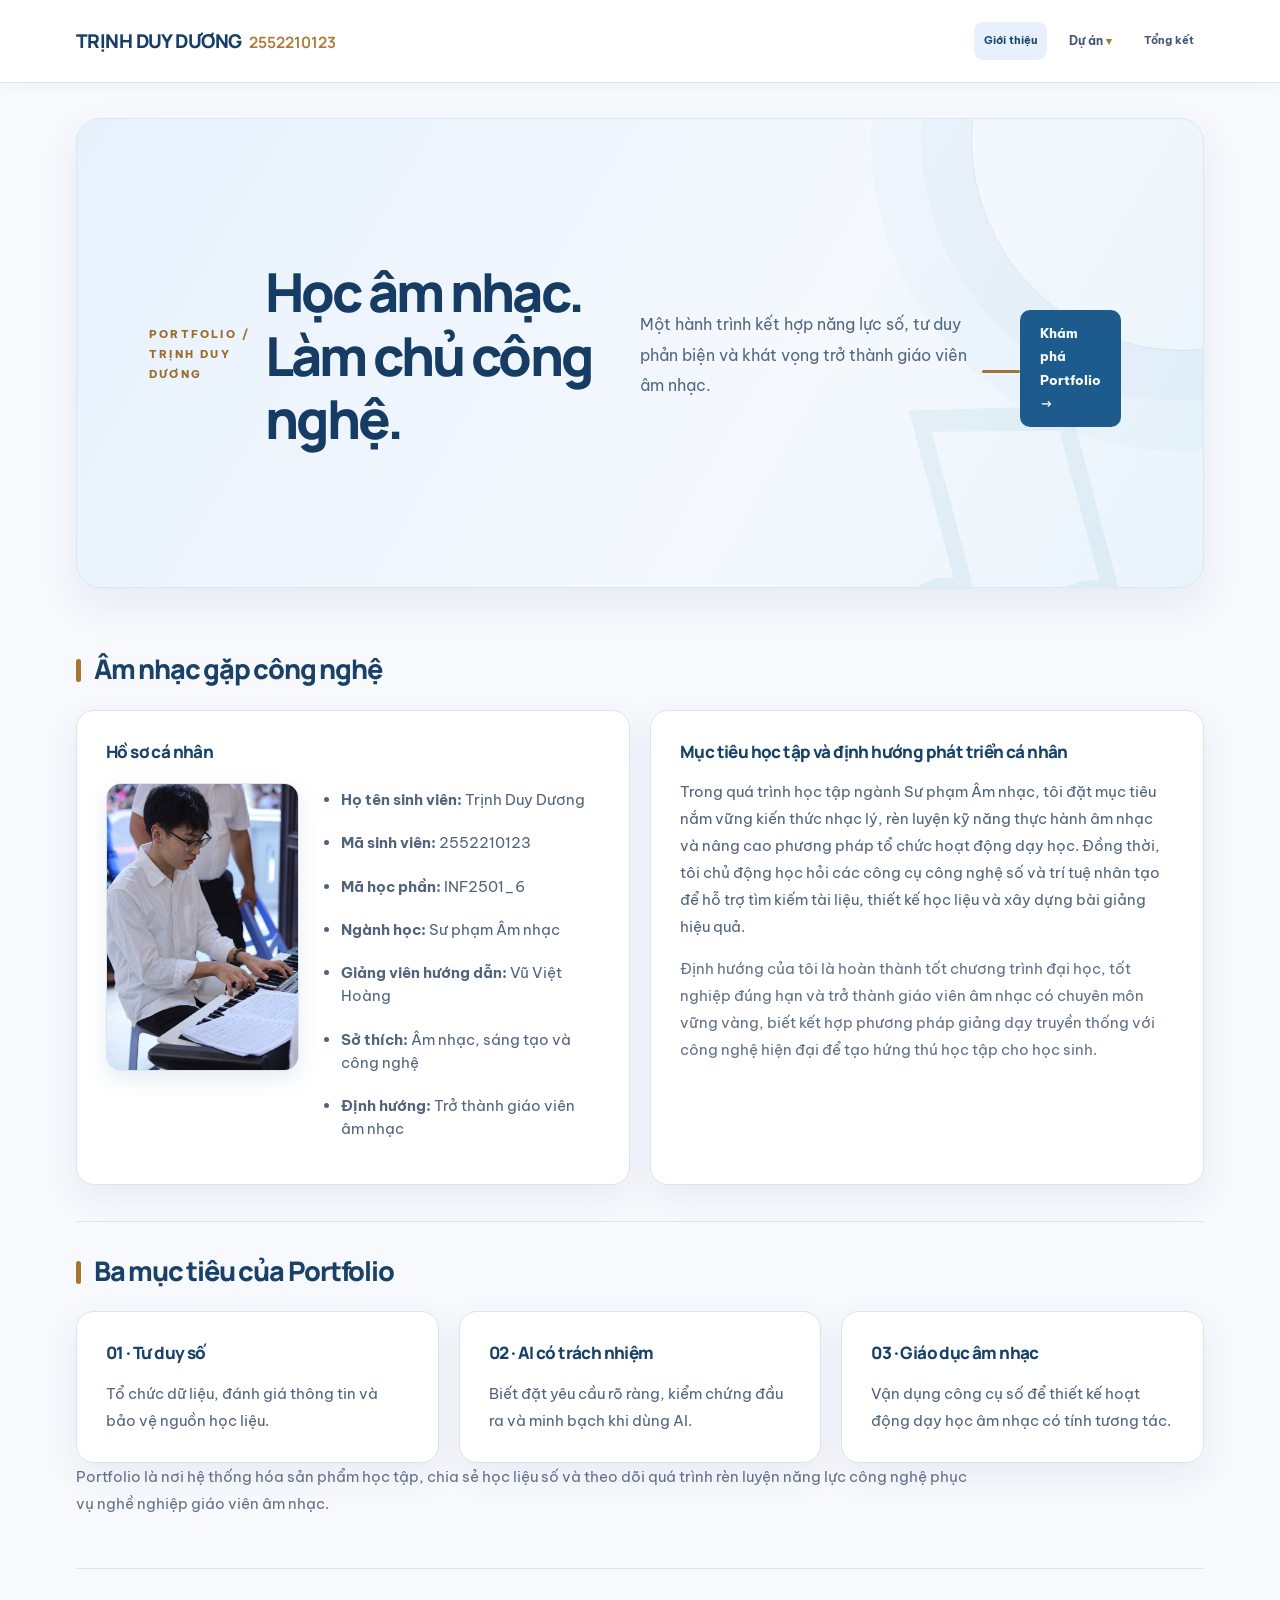
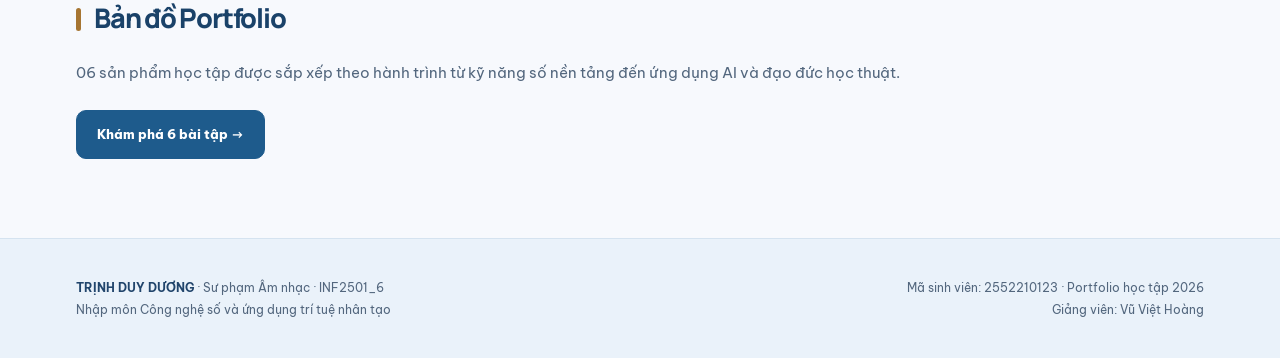
<file: index.html>
<!DOCTYPE html>

<html lang="vi"><head><meta charset="utf-8"/><meta content="width=device-width, initial-scale=1" name="viewport"/><meta content="Portfolio học phần Công nghệ số và AI – Trịnh Duy Dương" name="description"/><title>Học âm nhạc. Làm chủ công nghệ. | Trịnh Duy Dương 2552210123</title><link href="style.css" rel="stylesheet"/><script defer="True" src="assets/evidence.js"></script></head><body><header><div class="wrap nav"><a class="brand" href="index.html">TRỊNH DUY DƯƠNG <span class="brand-id">2552210123</span></a><nav class="links"><a class="active" href="index.html">Giới thiệu</a><details class="project-menu"><summary>Dự án</summary><div class="project-submenu"><a href="projects.html">Tất cả dự án</a><a href="baitap1.html">Bài tập 1</a><a href="baitap2.html">Bài tập 2</a><a href="baitap3.html">Bài tập 3</a><a href="baitap4.html">Bài tập 4</a><a href="baitap5.html">Bài tập 5</a><a href="baitap6.html">Bài tập 6</a></div></details><a href="conclusion.html">Tổng kết</a></nav></div></header><main class="wrap"><div class="hero home-hero"><div class="eyebrow">PORTFOLIO / TRỊNH DUY DƯƠNG</div><h1>Học âm nhạc. Làm chủ công nghệ.</h1><p class="lead">Một hành trình kết hợp năng lực số, tư duy phản biện và khát vọng trở thành giáo viên âm nhạc.</p><div class="rule"></div><div class="hero-cta"><a class="btn primary" href="projects.html">Khám phá Portfolio  →</a></div></div><section class="section"><h2>Âm nhạc gặp công nghệ</h2><div class="grid two"><article class="card profile-card"><h3>Hồ sơ cá nhân</h3><div class="profile-layout"><div class="profile-photo"><img src="assets/AnhDaiDien_TrinhDuyDuong.png" alt="Ảnh cá nhân đang chơi đàn phím điện tử" loading="eager"/></div><ul class="list profile-details"><li><b>Họ tên sinh viên: </b>Trịnh Duy Dương</li><li><b>Mã sinh viên: </b>2552210123</li><li><b>Mã học phần: </b>INF2501_6</li><li><b>Ngành học: </b>Sư phạm Âm nhạc</li><li><b>Giảng viên hướng dẫn: </b>Vũ Việt Hoàng</li><li><b>Sở thích: </b>Âm nhạc, sáng tạo và công nghệ</li><li><b>Định hướng: </b>Trở thành giáo viên âm nhạc</li></ul></div></article><article class="card"><h3>Mục tiêu học tập và định hướng phát triển cá nhân</h3><p>Trong quá trình học tập ngành Sư phạm Âm nhạc, tôi đặt mục tiêu nắm vững kiến thức nhạc lý, rèn luyện kỹ năng thực hành âm nhạc và nâng cao phương pháp tổ chức hoạt động dạy học. Đồng thời, tôi chủ động học hỏi các công cụ công nghệ số và trí tuệ nhân tạo để hỗ trợ tìm kiếm tài liệu, thiết kế học liệu và xây dựng bài giảng hiệu quả.</p><p class="muted">Định hướng của tôi là hoàn thành tốt chương trình đại học, tốt nghiệp đúng hạn và trở thành giáo viên âm nhạc có chuyên môn vững vàng, biết kết hợp phương pháp giảng dạy truyền thống với công nghệ hiện đại để tạo hứng thú học tập cho học sinh.</p></article></div></section><section class="section"><h2>Ba mục tiêu của Portfolio</h2><div class="grid"><article class="card"><h3>01 · Tư duy số</h3><p>Tổ chức dữ liệu, đánh giá thông tin và bảo vệ nguồn học liệu.</p></article><article class="card"><h3>02 · AI có trách nhiệm</h3><p>Biết đặt yêu cầu rõ ràng, kiểm chứng đầu ra và minh bạch khi dùng AI.</p></article><article class="card"><h3>03 · Giáo dục âm nhạc</h3><p>Vận dụng công cụ số để thiết kế hoạt động dạy học âm nhạc có tính tương tác.</p></article></div><p class="muted">Portfolio là nơi hệ thống hóa sản phẩm học tập, chia sẻ học liệu số và theo dõi quá trình rèn luyện năng lực công nghệ phục vụ nghề nghiệp giáo viên âm nhạc.</p></section><section class="section"><h2>Bản đồ Portfolio</h2><p>06 sản phẩm học tập được sắp xếp theo hành trình từ kỹ năng số nền tảng đến ứng dụng AI và đạo đức học thuật.</p><a class="btn primary" href="projects.html">Khám phá 6 bài tập →</a></section></main><footer><div class="wrap footer-grid"><div><strong>TRỊNH DUY DƯƠNG</strong> · Sư phạm Âm nhạc · INF2501_6<br/>Nhập môn Công nghệ số và ứng dụng trí tuệ nhân tạo</div><div>Mã sinh viên: 2552210123 · Portfolio học tập 2026<br/>Giảng viên: Vũ Việt Hoàng</div></div></footer></body></html>
</file>
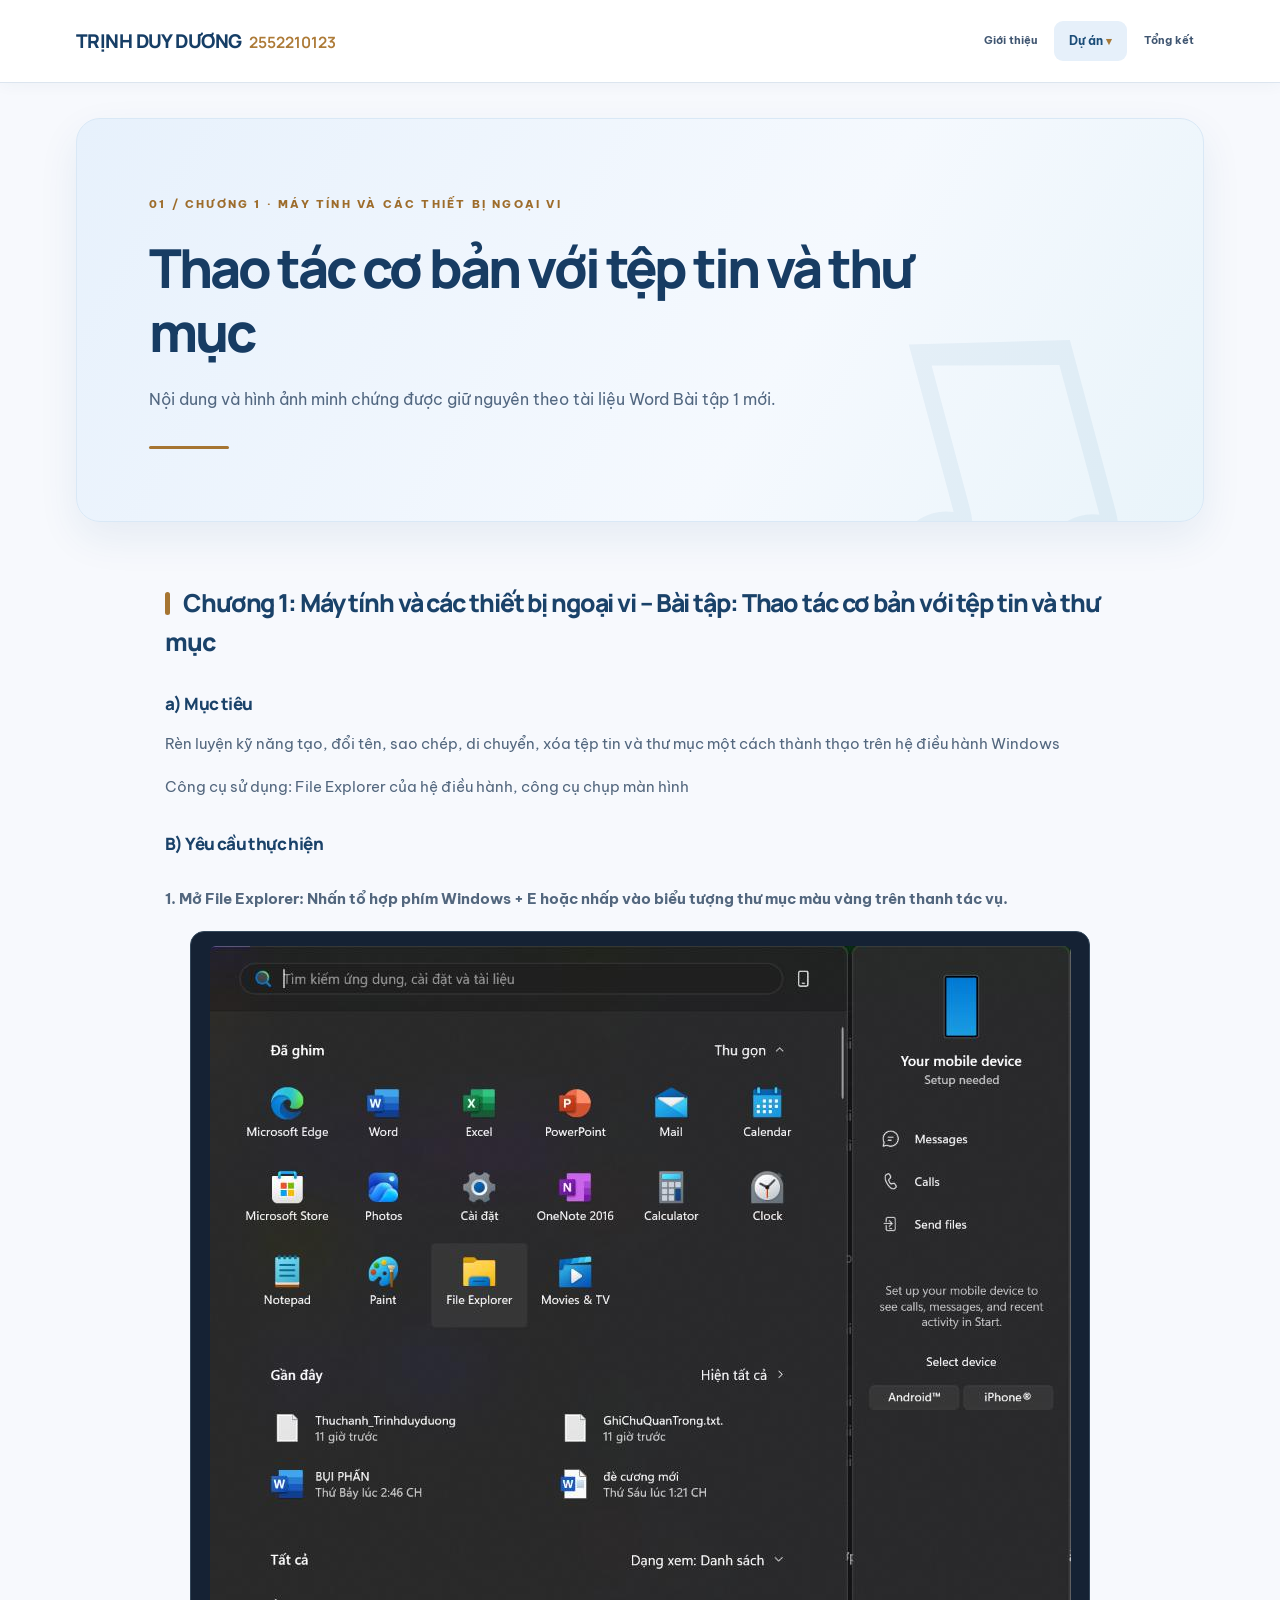
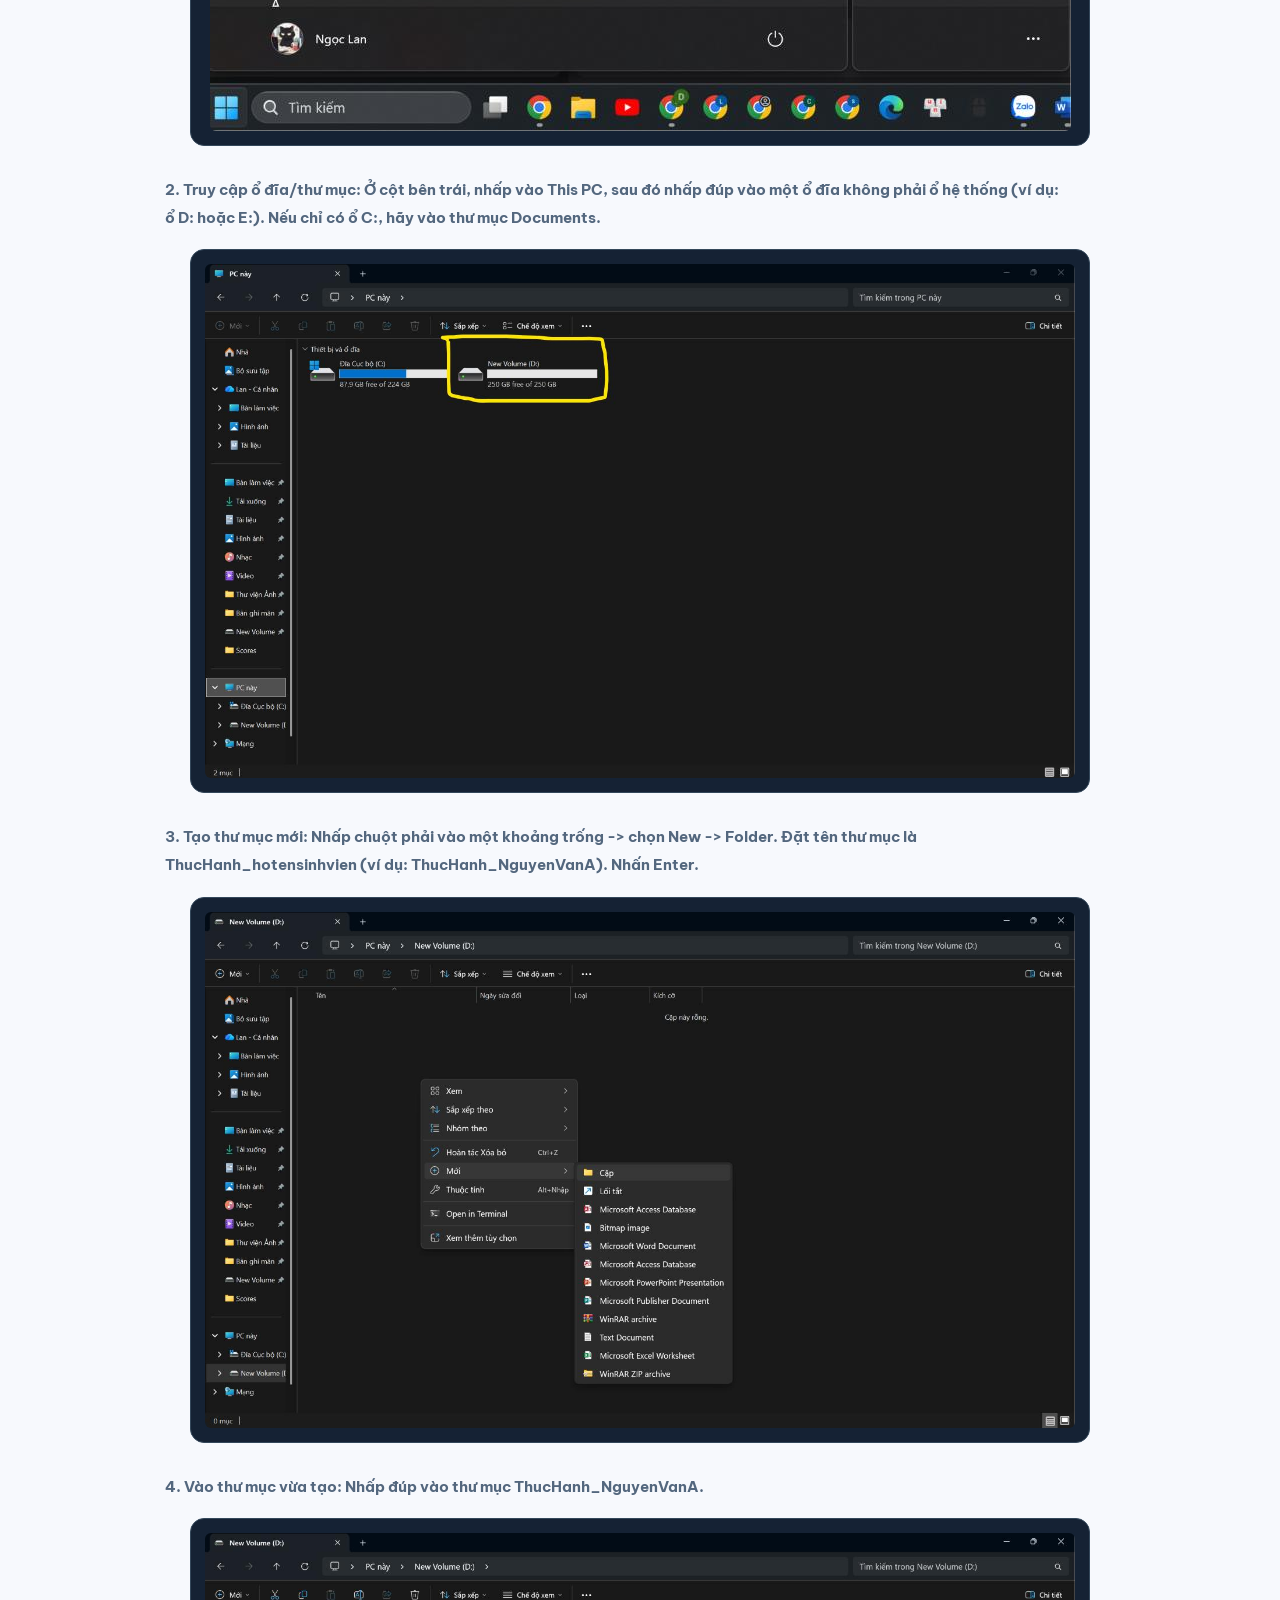
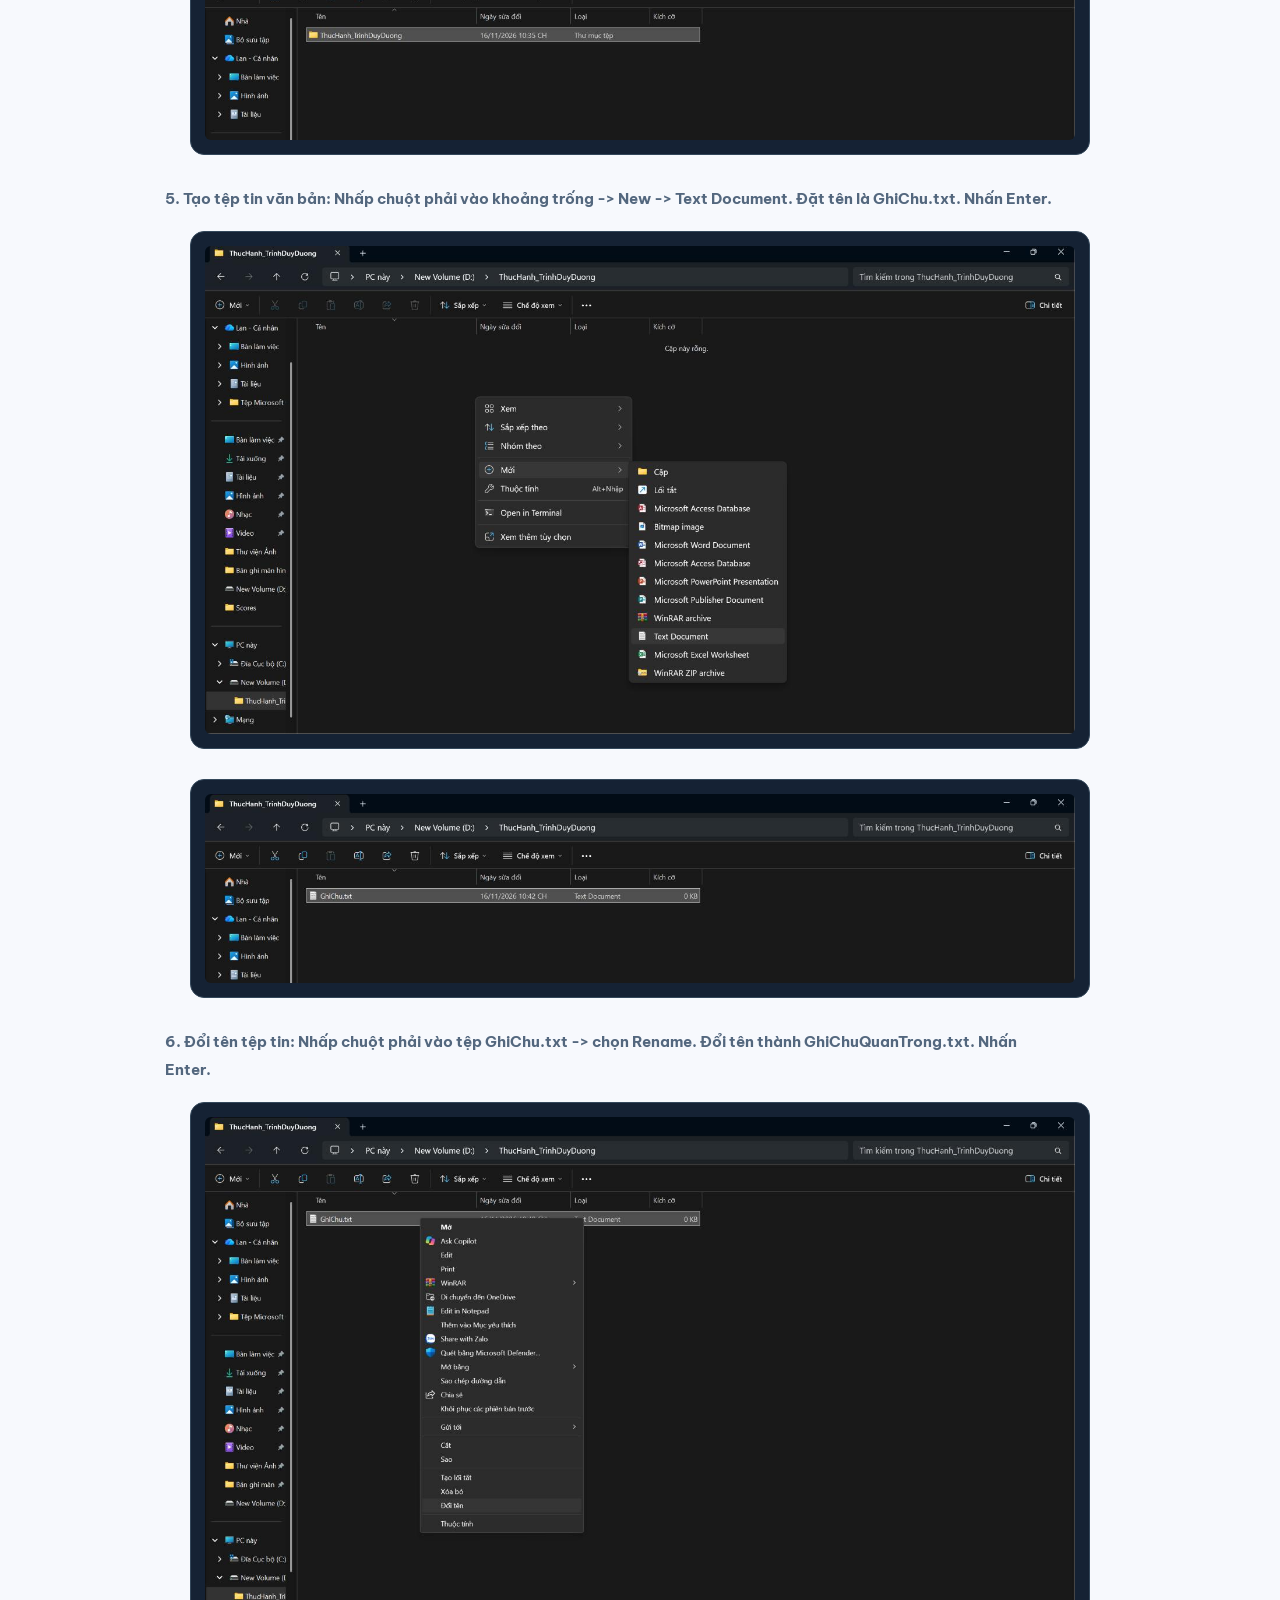
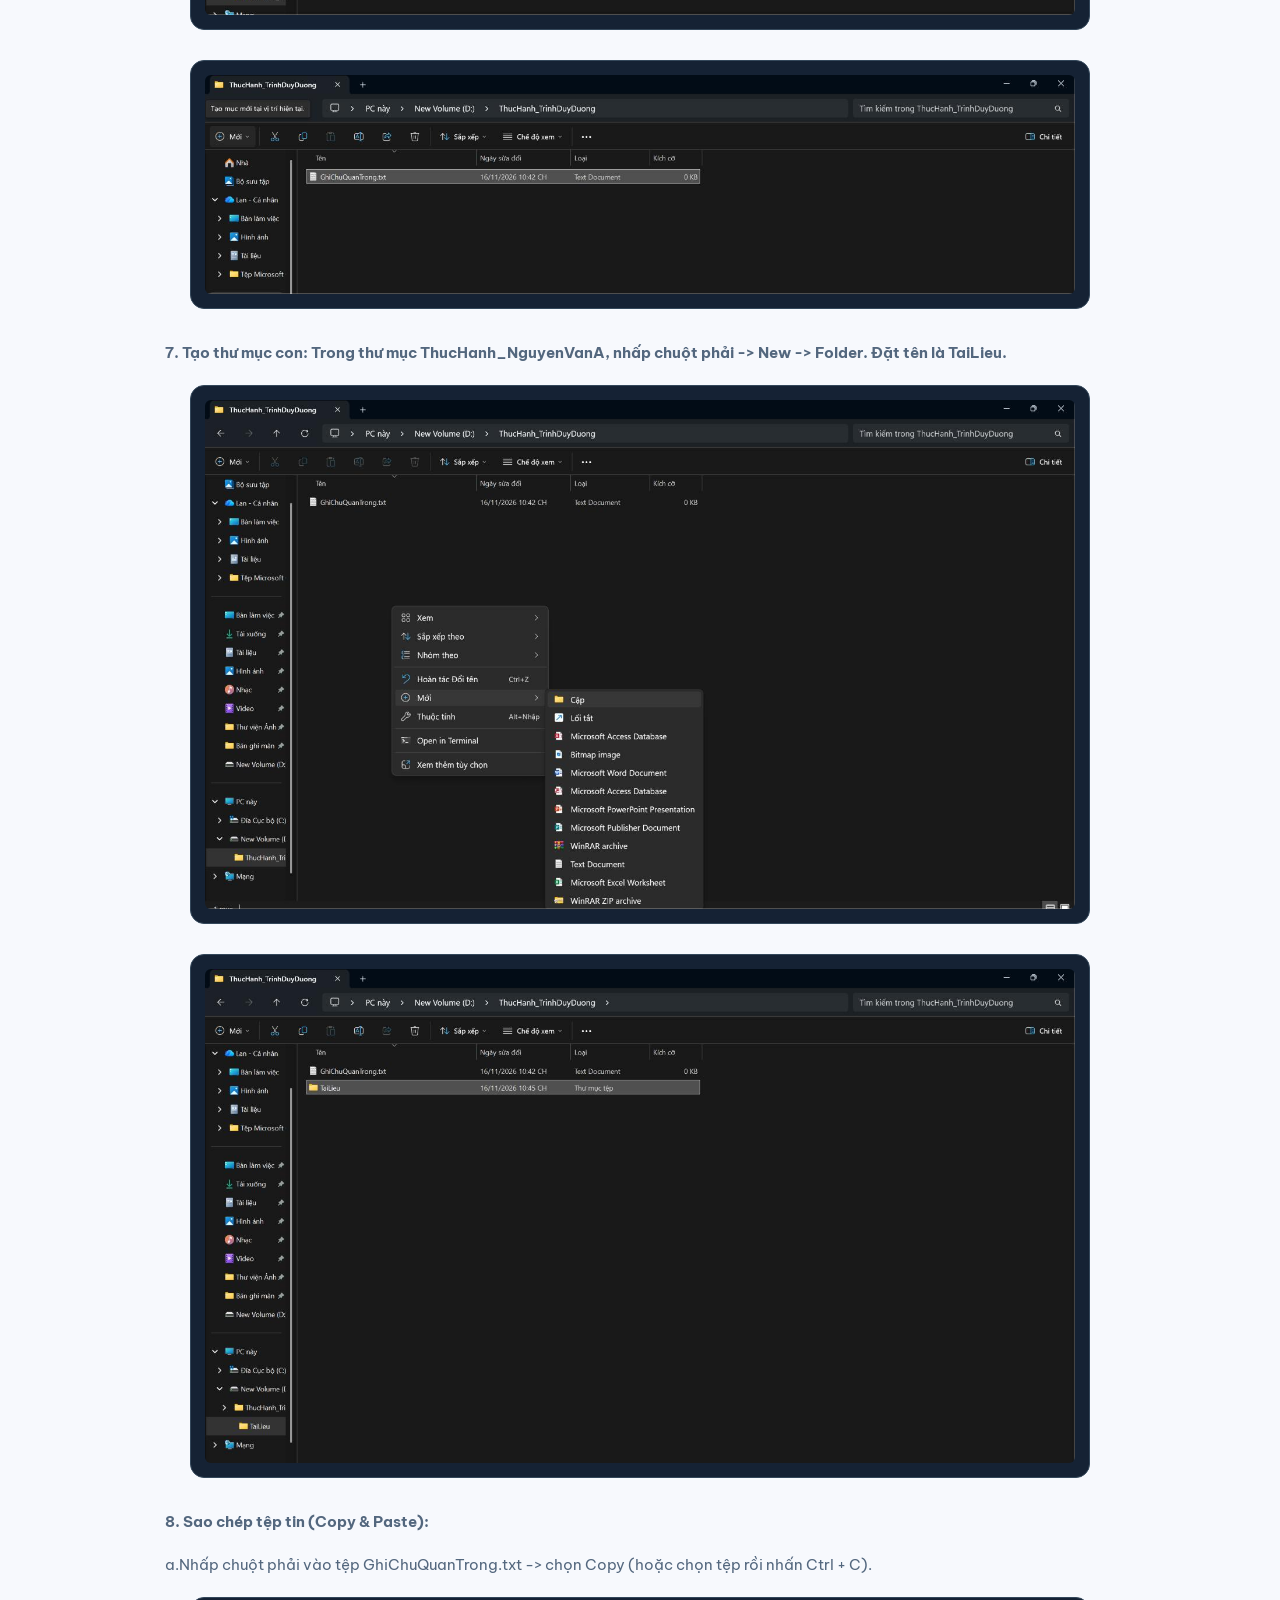
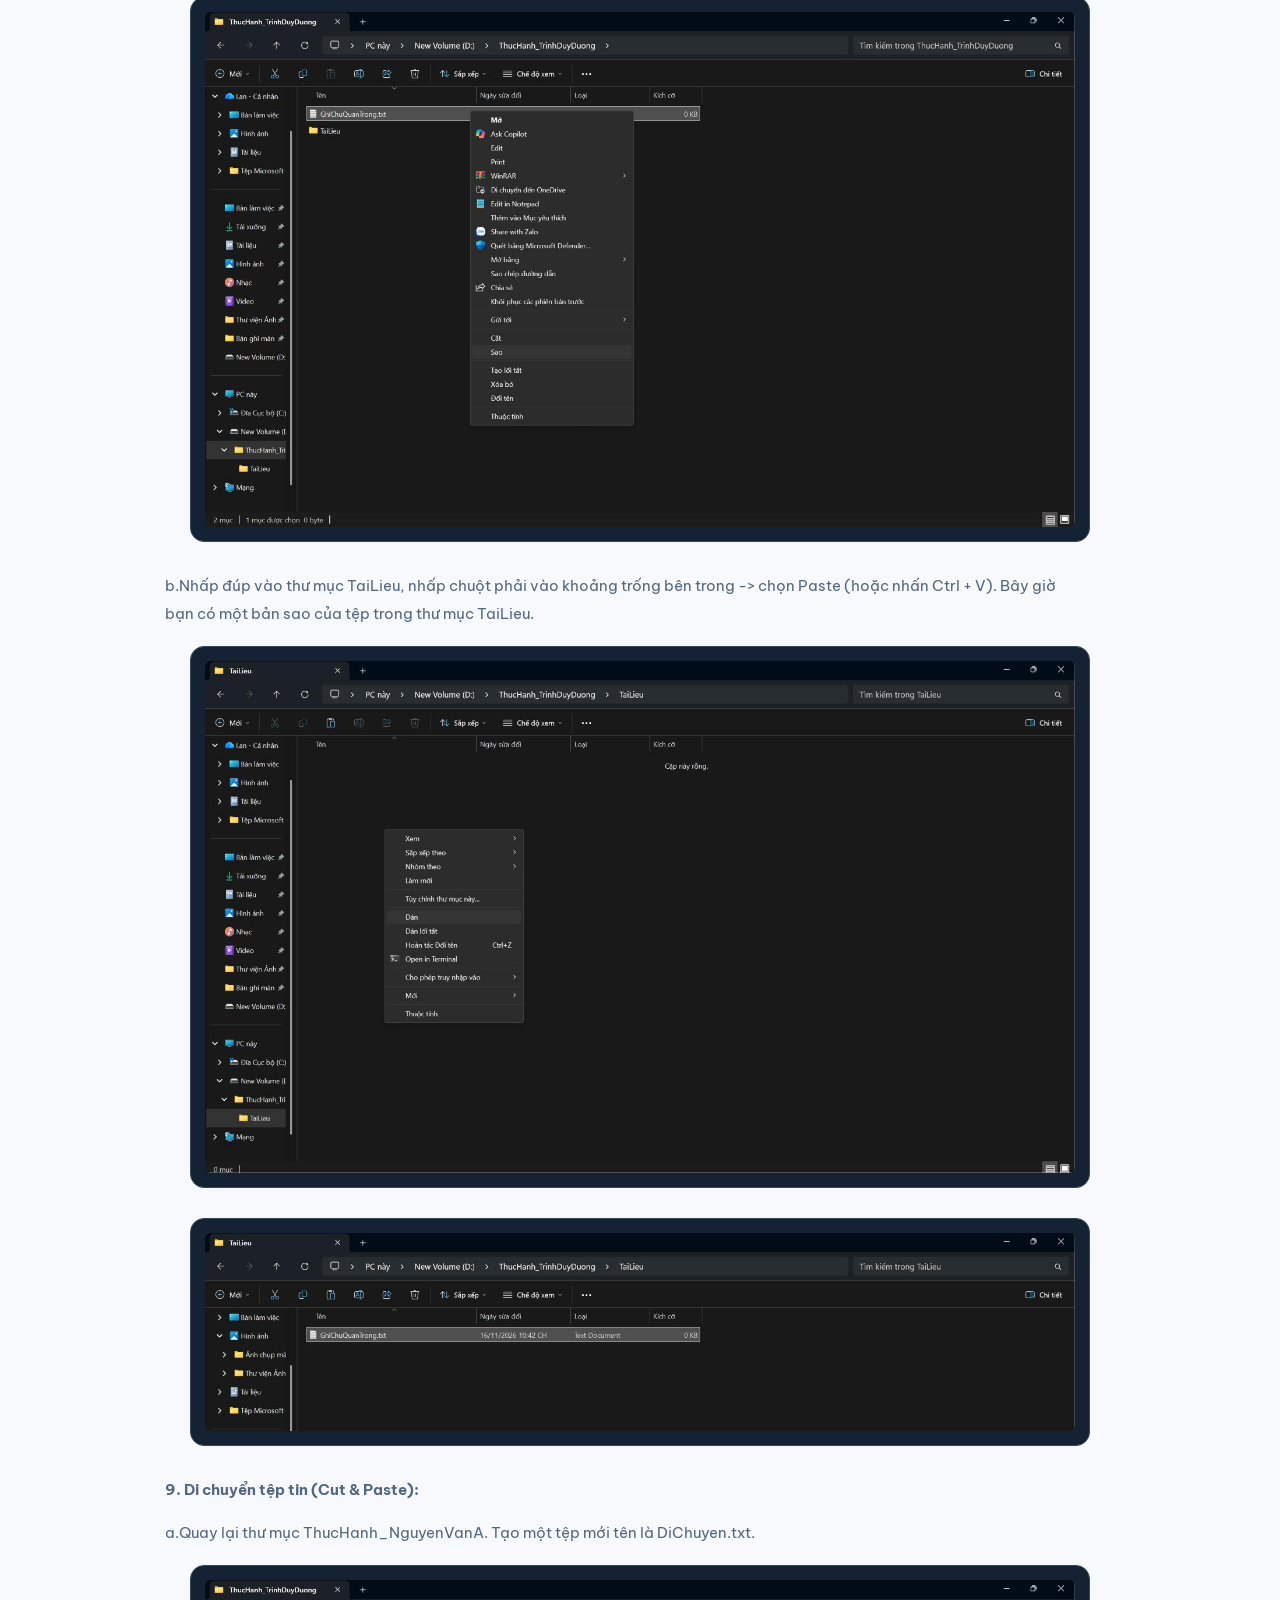
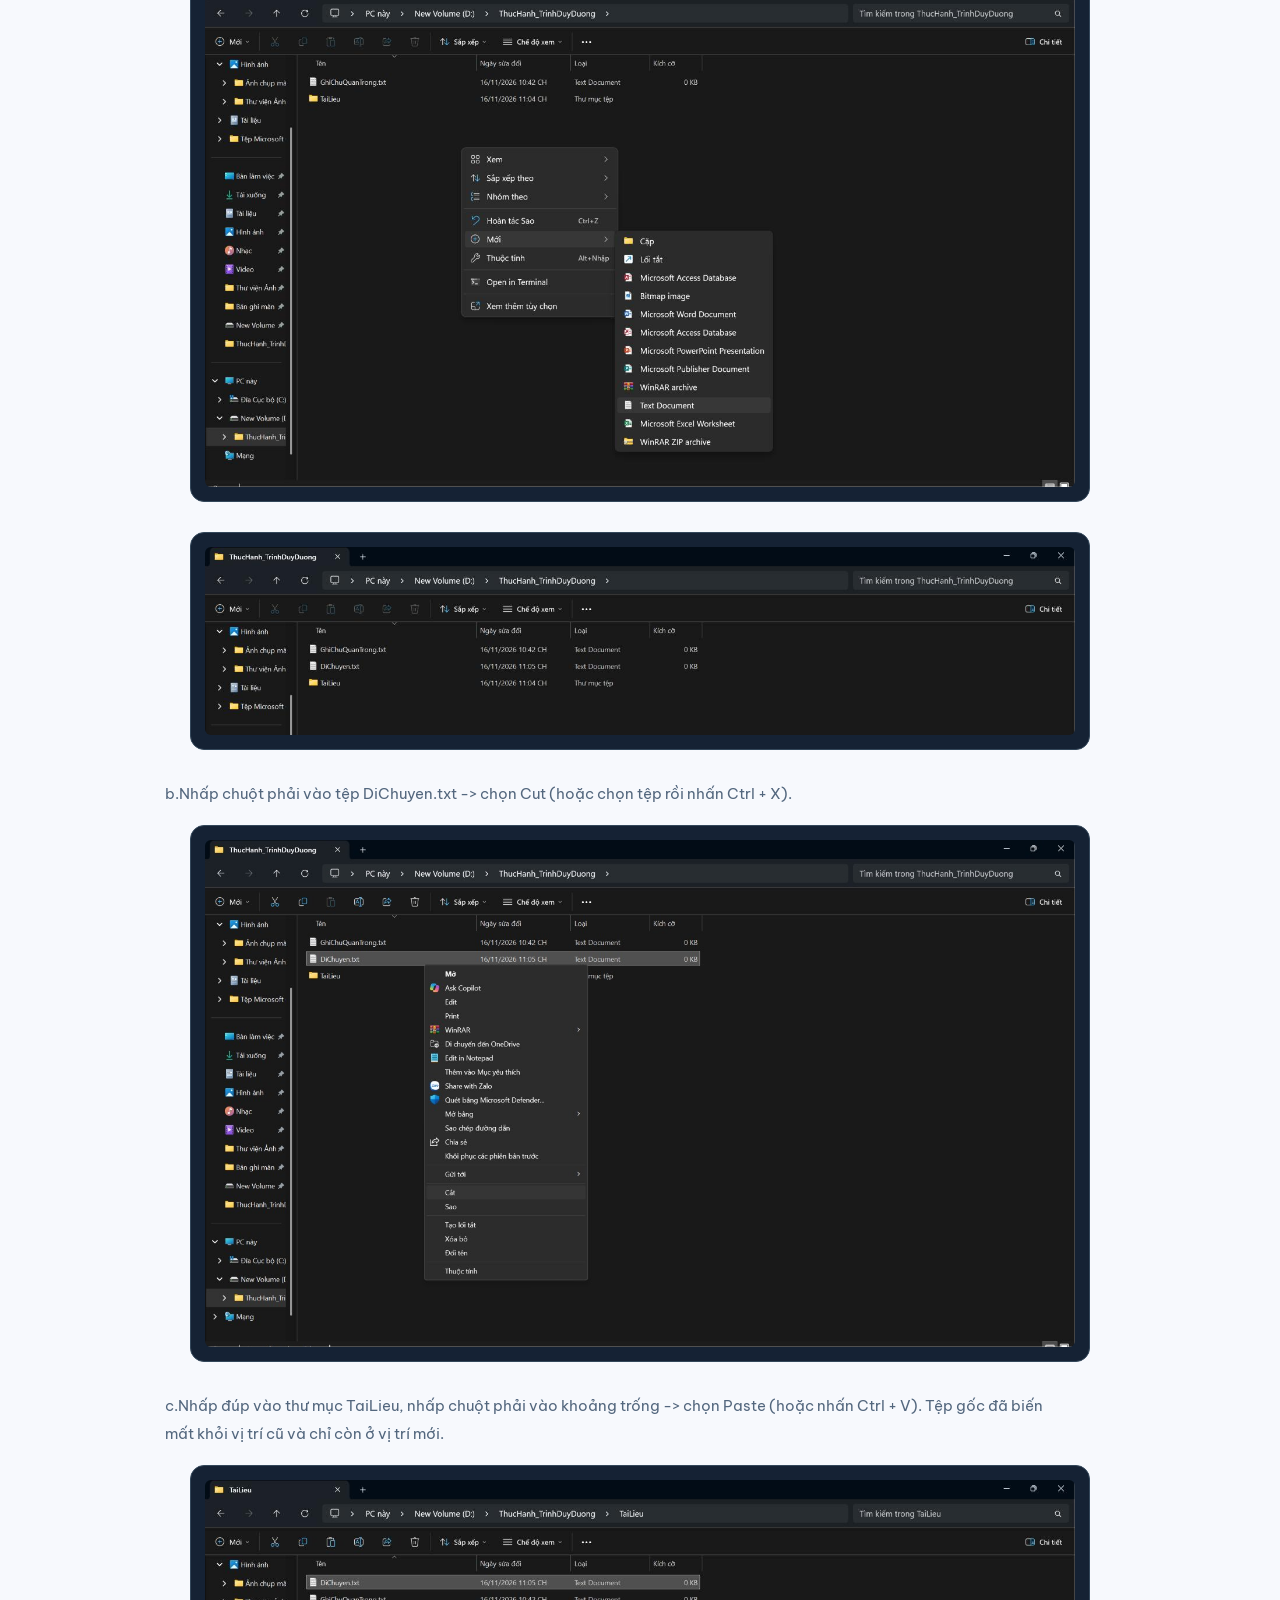
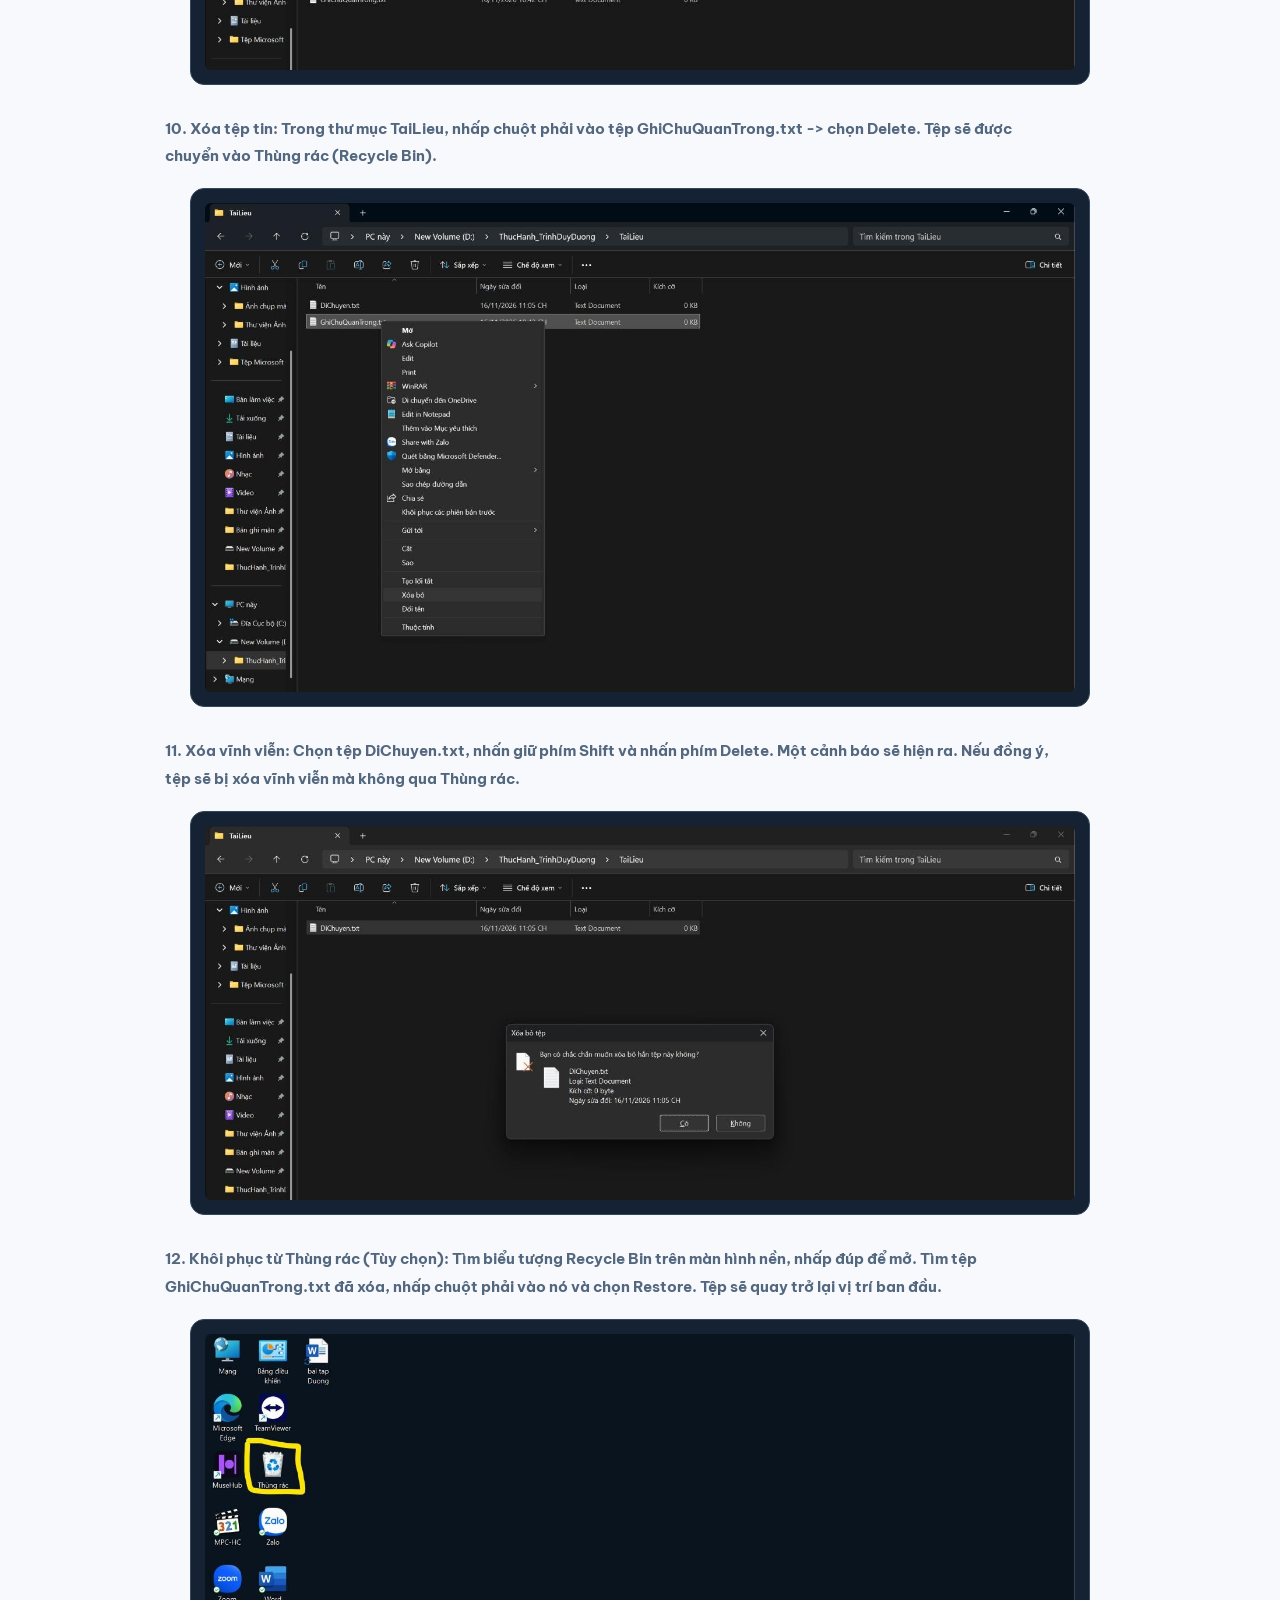
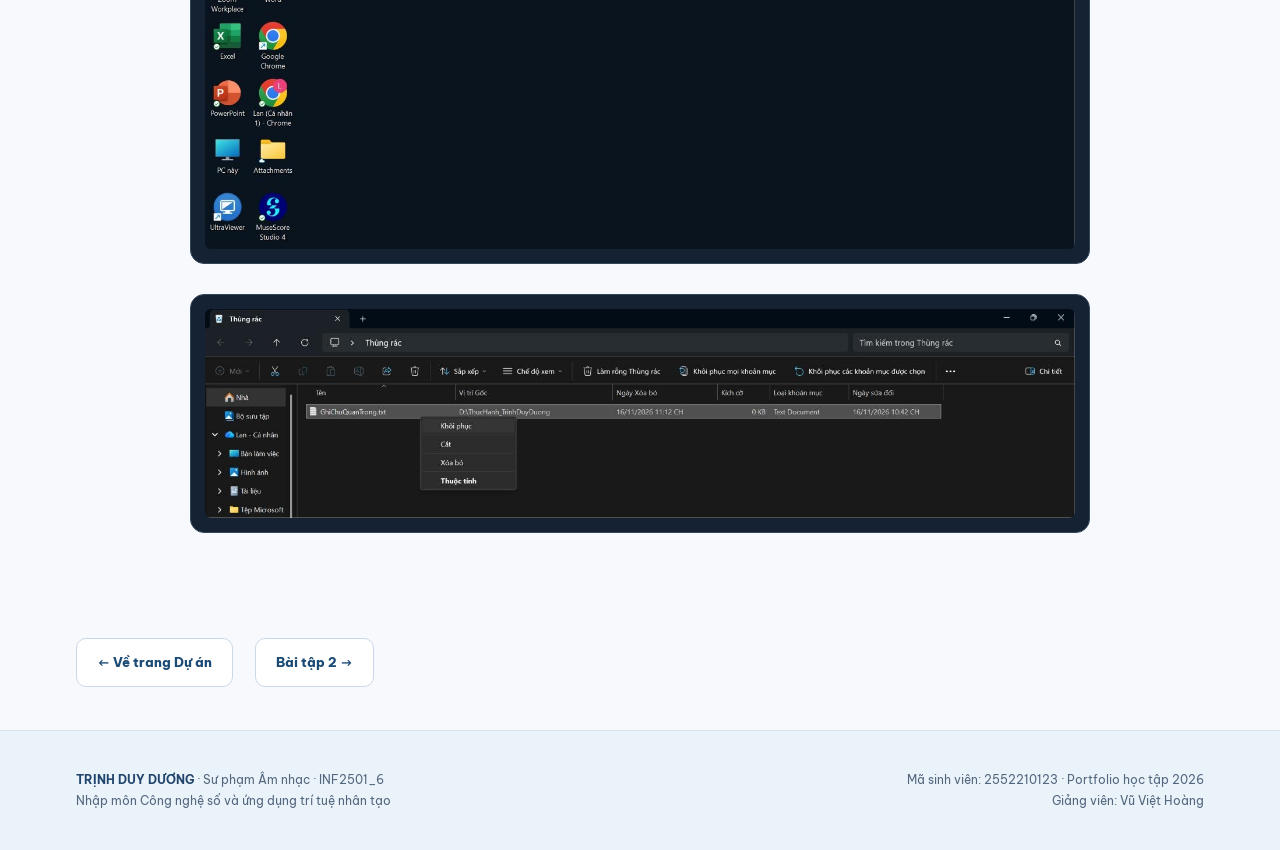
<file: baitap1.html>
<!DOCTYPE html>

<html lang="vi"><head><meta charset="utf-8"/><meta content="width=device-width, initial-scale=1" name="viewport"/><meta content="Portfolio học phần Công nghệ số và AI – Trịnh Duy Dương" name="description"/><title>Thao tác cơ bản với tệp tin và thư mục | Trịnh Duy Dương 2552210123</title><link href="style.css" rel="stylesheet"/><script defer="True" src="assets/evidence.js"></script><style>.bt1-document{max-width:950px;margin-inline:auto}.bt1-document h2{font-size:clamp(1.15rem,2vw,1.55rem);line-height:1.55}.bt1-document h3{margin-top:30px}.bt1-document p{line-height:1.85;white-space:pre-wrap;overflow-wrap:anywhere}.bt1-step{font-weight:650;color:#f5d18b;margin-top:28px}.bt1-figure{margin:18px auto 30px;padding:14px;border:1px solid #34485b;border-radius:14px;background:#152234;max-width:900px}.bt1-figure img{display:block;max-width:100%;width:auto;height:auto;margin:auto;border-radius:6px;object-fit:contain}.bt1-figure figcaption{margin-top:12px;color:#b7c9d9;font-size:.85rem;text-align:center}.bt1-bottom{display:flex;gap:12px;flex-wrap:wrap;margin-top:30px}</style></head><body><header><div class="wrap nav"><a class="brand" href="index.html">TRỊNH DUY DƯƠNG <span class="brand-id">2552210123</span></a><nav class="links"><a href="index.html">Giới thiệu</a><details class="project-menu current-section"><summary>Dự án</summary><div class="project-submenu"><a href="projects.html">Tất cả dự án</a><a class="active" href="baitap1.html">Bài tập 1</a><a href="baitap2.html">Bài tập 2</a><a href="baitap3.html">Bài tập 3</a><a href="baitap4.html">Bài tập 4</a><a href="baitap5.html">Bài tập 5</a><a href="baitap6.html">Bài tập 6</a></div></details><a href="conclusion.html">Tổng kết</a></nav></div></header><main class="wrap"><div class="hero"><div class="eyebrow">01 / CHƯƠNG 1 · MÁY TÍNH VÀ CÁC THIẾT BỊ NGOẠI VI</div><h1>Thao tác cơ bản với tệp tin và thư mục</h1><p class="lead">Nội dung và hình ảnh minh chứng được giữ nguyên theo tài liệu Word Bài tập 1 mới.</p><div class="rule"></div></div><section class="section bt1-document"><h2>Chương 1: Máy tính và các thiết bị ngoại vi – Bài tập: Thao tác cơ bản với tệp tin và thư mục</h2>
<h3>a) Mục tiêu</h3>
<p>Rèn luyện kỹ năng tạo, đổi tên, sao chép, di chuyển, xóa tệp tin và thư mục một cách thành thạo trên hệ điều hành Windows</p>
<p>Công cụ sử dụng: File Explorer của hệ điều hành, công cụ chụp màn hình</p>
<h3>B) Yêu cầu thực hiện</h3>
<p class="bt1-step">1. Mở File Explorer: Nhấn tổ hợp phím Windows + E hoặc nhấp vào biểu tượng thư mục màu vàng trên thanh tác vụ.</p>
<figure class="bt1-figure"><img alt="Ảnh minh chứng gốc số 1 từ tài liệu Bài tập 1" loading="lazy" src="assets/Bai1_Moi/anh-minh-chung-01.jpg"/></figure>
<p class="bt1-step">2. Truy cập ổ đĩa/thư mục: Ở cột bên trái, nhấp vào This PC, sau đó nhấp đúp vào một ổ đĩa không phải ổ hệ thống (ví dụ: ổ D: hoặc E:). Nếu chỉ có ổ C:, hãy vào thư mục Documents.</p>
<figure class="bt1-figure"><img alt="Ảnh minh chứng gốc số 2 từ tài liệu Bài tập 1" loading="lazy" src="assets/Bai1_Moi/anh-minh-chung-02.jpg"/></figure>
<p class="bt1-step">3. Tạo thư mục mới: Nhấp chuột phải vào một khoảng trống -&gt; chọn New -&gt; Folder. Đặt tên thư mục là ThucHanh_hotensinhvien (ví dụ: ThucHanh_NguyenVanA). Nhấn Enter.</p>
<figure class="bt1-figure"><img alt="Ảnh minh chứng gốc số 3 từ tài liệu Bài tập 1" loading="lazy" src="assets/Bai1_Moi/anh-minh-chung-03.jpg"/></figure>
<p class="bt1-step">4. Vào thư mục vừa tạo: Nhấp đúp vào thư mục ThucHanh_NguyenVanA.</p>
<figure class="bt1-figure"><img alt="Ảnh minh chứng gốc số 4 từ tài liệu Bài tập 1" loading="lazy" src="assets/Bai1_Moi/anh-minh-chung-04.jpg"/></figure>
<p class="bt1-step">5. Tạo tệp tin văn bản: Nhấp chuột phải vào khoảng trống -&gt; New -&gt; Text Document. Đặt tên là GhiChu.txt. Nhấn Enter.</p>
<figure class="bt1-figure"><img alt="Ảnh minh chứng gốc số 5 từ tài liệu Bài tập 1" loading="lazy" src="assets/Bai1_Moi/anh-minh-chung-05.jpg"/></figure>
<figure class="bt1-figure"><img alt="Ảnh minh chứng gốc số 6 từ tài liệu Bài tập 1" loading="lazy" src="assets/Bai1_Moi/anh-minh-chung-06.jpg"/></figure>
<p class="bt1-step">6. Đổi tên tệp tin: Nhấp chuột phải vào tệp GhiChu.txt -&gt; chọn Rename. Đổi tên thành GhiChuQuanTrong.txt. Nhấn Enter.</p>
<figure class="bt1-figure"><img alt="Ảnh minh chứng gốc số 7 từ tài liệu Bài tập 1" loading="lazy" src="assets/Bai1_Moi/anh-minh-chung-07.jpg"/></figure>
<figure class="bt1-figure"><img alt="Ảnh minh chứng gốc số 8 từ tài liệu Bài tập 1" loading="lazy" src="assets/Bai1_Moi/anh-minh-chung-08.jpg"/></figure>
<p class="bt1-step">7. Tạo thư mục con: Trong thư mục ThucHanh_NguyenVanA, nhấp chuột phải -&gt; New -&gt; Folder. Đặt tên là TaiLieu.</p>
<figure class="bt1-figure"><img alt="Ảnh minh chứng gốc số 9 từ tài liệu Bài tập 1" loading="lazy" src="assets/Bai1_Moi/anh-minh-chung-09.jpg"/></figure>
<figure class="bt1-figure"><img alt="Ảnh minh chứng gốc số 10 từ tài liệu Bài tập 1" loading="lazy" src="assets/Bai1_Moi/anh-minh-chung-10.jpg"/></figure>
<p class="bt1-step">8. Sao chép tệp tin (Copy &amp; Paste):</p>
<p>a.Nhấp chuột phải vào tệp GhiChuQuanTrong.txt -&gt; chọn Copy (hoặc chọn tệp rồi nhấn Ctrl + C).</p>
<figure class="bt1-figure"><img alt="Ảnh minh chứng gốc số 11 từ tài liệu Bài tập 1" loading="lazy" src="assets/Bai1_Moi/anh-minh-chung-11.jpg"/></figure>
<p>b.Nhấp đúp vào thư mục TaiLieu, nhấp chuột phải vào khoảng trống bên trong -&gt; chọn Paste (hoặc nhấn Ctrl + V). Bây giờ bạn có một bản sao của tệp trong thư mục TaiLieu.</p>
<figure class="bt1-figure"><img alt="Ảnh minh chứng gốc số 12 từ tài liệu Bài tập 1" loading="lazy" src="assets/Bai1_Moi/anh-minh-chung-12.jpg"/></figure>
<figure class="bt1-figure"><img alt="Ảnh minh chứng gốc số 13 từ tài liệu Bài tập 1" loading="lazy" src="assets/Bai1_Moi/anh-minh-chung-13.jpg"/></figure>
<p class="bt1-step">9. Di chuyển tệp tin (Cut &amp; Paste):</p>
<p>a.Quay lại thư mục ThucHanh_NguyenVanA. Tạo một tệp mới tên là DiChuyen.txt.</p>
<figure class="bt1-figure"><img alt="Ảnh minh chứng gốc số 14 từ tài liệu Bài tập 1" loading="lazy" src="assets/Bai1_Moi/anh-minh-chung-14.jpg"/></figure>
<figure class="bt1-figure"><img alt="Ảnh minh chứng gốc số 15 từ tài liệu Bài tập 1" loading="lazy" src="assets/Bai1_Moi/anh-minh-chung-15.jpg"/></figure>
<p>b.Nhấp chuột phải vào tệp DiChuyen.txt -&gt; chọn Cut (hoặc chọn tệp rồi nhấn Ctrl + X).</p>
<figure class="bt1-figure"><img alt="Ảnh minh chứng gốc số 16 từ tài liệu Bài tập 1" loading="lazy" src="assets/Bai1_Moi/anh-minh-chung-16.png"/></figure>
<p>c.Nhấp đúp vào thư mục TaiLieu, nhấp chuột phải vào khoảng trống -&gt; chọn Paste (hoặc nhấn Ctrl + V). Tệp gốc đã biến mất khỏi vị trí cũ và chỉ còn ở vị trí mới.</p>
<figure class="bt1-figure"><img alt="Ảnh minh chứng gốc số 17 từ tài liệu Bài tập 1" loading="lazy" src="assets/Bai1_Moi/anh-minh-chung-17.png"/></figure>
<p class="bt1-step">10. Xóa tệp tin: Trong thư mục TaiLieu, nhấp chuột phải vào tệp GhiChuQuanTrong.txt -&gt; chọn Delete. Tệp sẽ được chuyển vào Thùng rác (Recycle Bin).</p>
<figure class="bt1-figure"><img alt="Ảnh minh chứng gốc số 18 từ tài liệu Bài tập 1" loading="lazy" src="assets/Bai1_Moi/anh-minh-chung-18.png"/></figure>
<p class="bt1-step">11. Xóa vĩnh viễn: Chọn tệp DiChuyen.txt, nhấn giữ phím Shift và nhấn phím Delete. Một cảnh báo sẽ hiện ra. Nếu đồng ý, tệp sẽ bị xóa vĩnh viễn mà không qua Thùng rác.</p>
<figure class="bt1-figure"><img alt="Ảnh minh chứng gốc số 19 từ tài liệu Bài tập 1" loading="lazy" src="assets/Bai1_Moi/anh-minh-chung-19.png"/></figure>
<p class="bt1-step">12. Khôi phục từ Thùng rác (Tùy chọn): Tìm biểu tượng Recycle Bin trên màn hình nền, nhấp đúp để mở. Tìm tệp GhiChuQuanTrong.txt đã xóa, nhấp chuột phải vào nó và chọn Restore. Tệp sẽ quay trở lại vị trí ban đầu.</p>
<figure class="bt1-figure"><img alt="Ảnh minh chứng gốc số 20 từ tài liệu Bài tập 1" loading="lazy" src="assets/Bai1_Moi/anh-minh-chung-20.png"/></figure>
<figure class="bt1-figure"><img alt="Ảnh minh chứng gốc số 21 từ tài liệu Bài tập 1" loading="lazy" src="assets/Bai1_Moi/anh-minh-chung-21.png"/></figure></section><p class="bt1-bottom"><a class="btn" href="projects.html">← Về trang Dự án</a> <a class="btn" href="baitap2.html">Bài tập 2 →</a></p></main><footer><div class="wrap footer-grid"><div><strong>TRỊNH DUY DƯƠNG</strong> · Sư phạm Âm nhạc · INF2501_6<br/>Nhập môn Công nghệ số và ứng dụng trí tuệ nhân tạo</div><div>Mã sinh viên: 2552210123 · Portfolio học tập 2026<br/>Giảng viên: Vũ Việt Hoàng</div></div></footer></body></html>
</file>
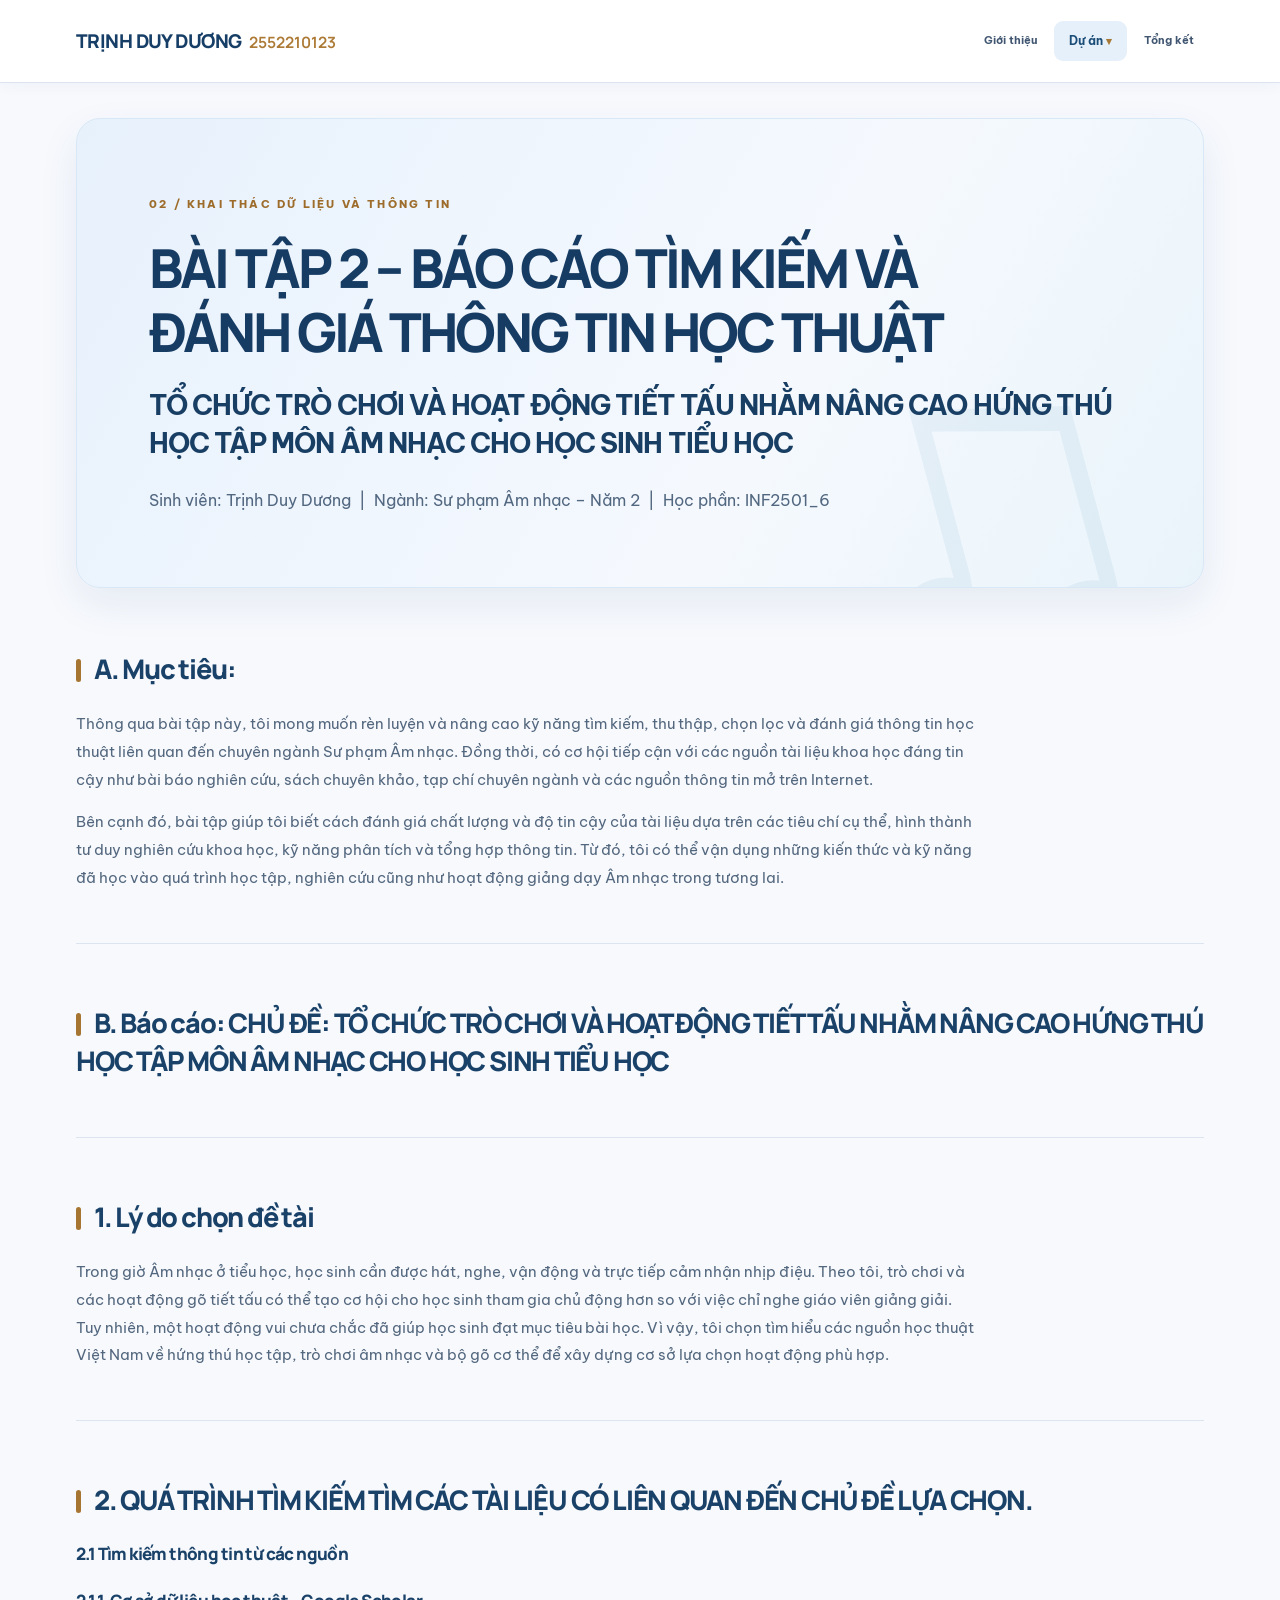
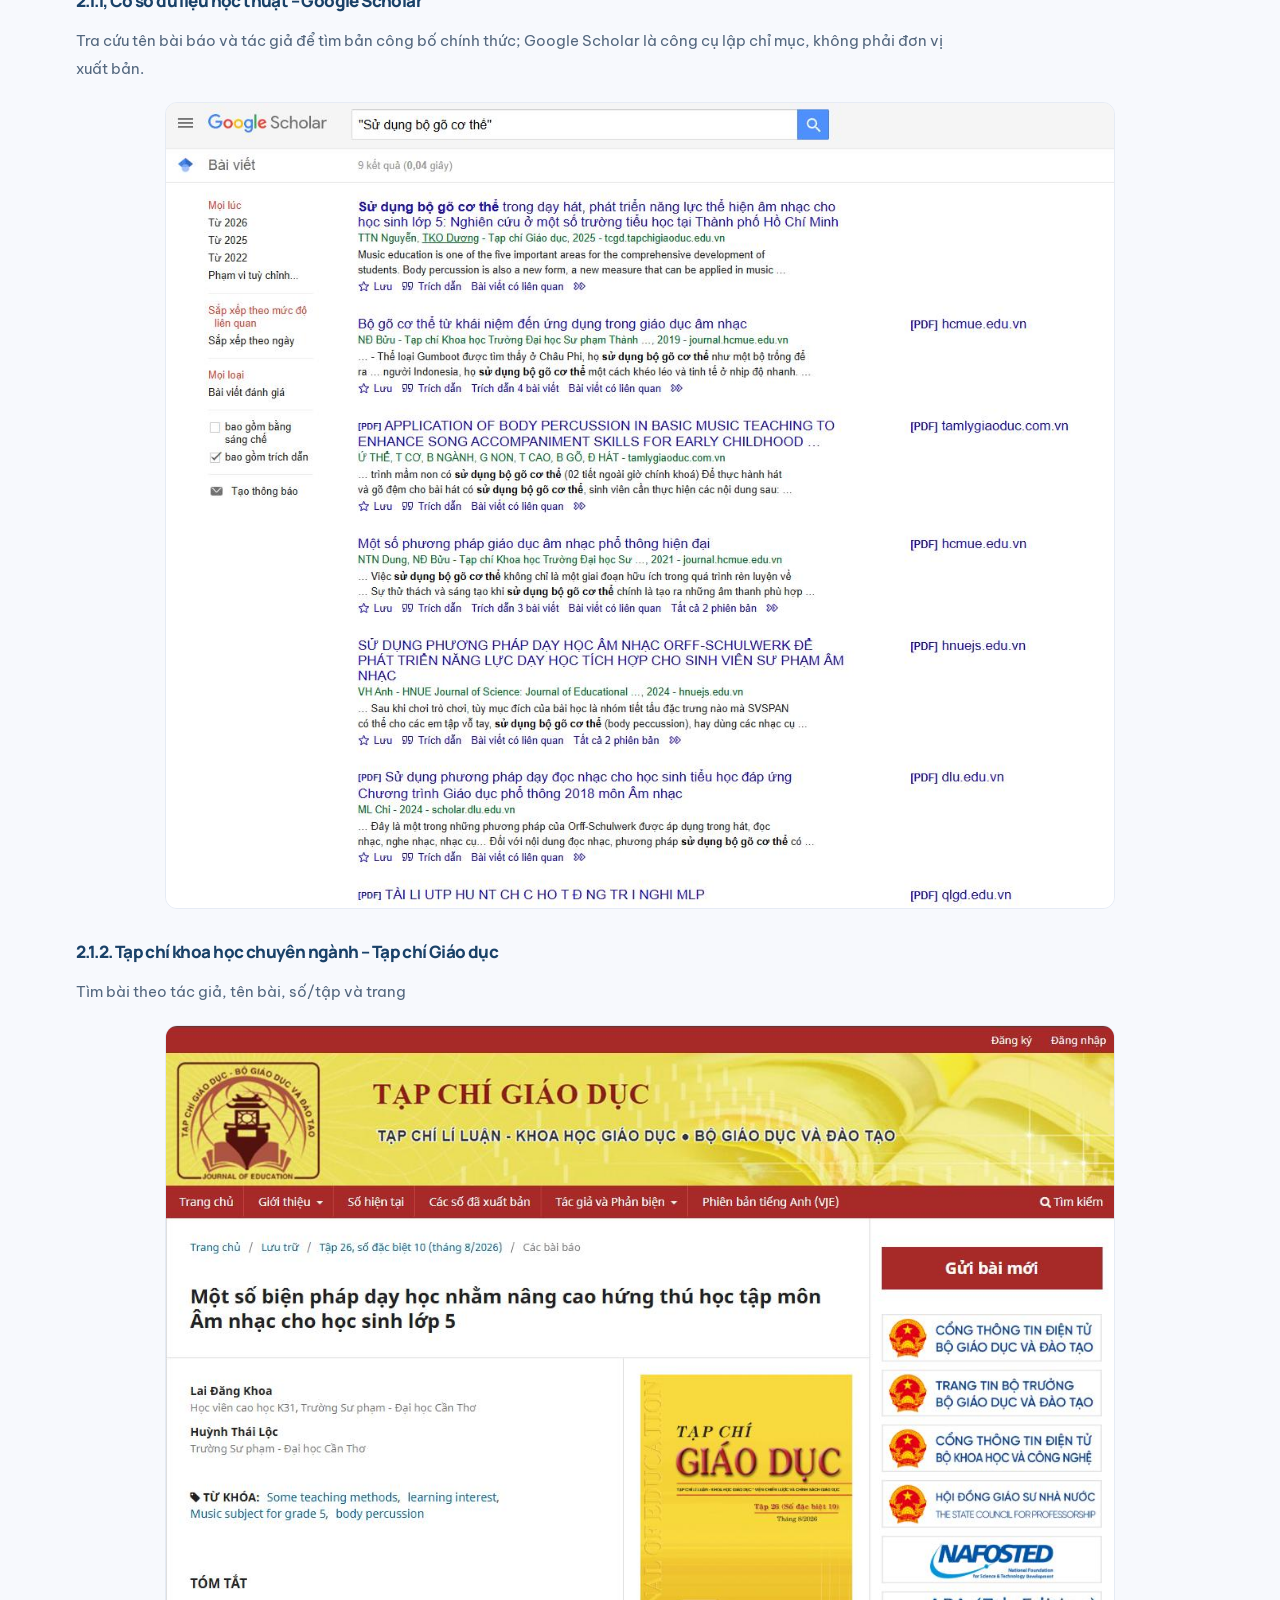
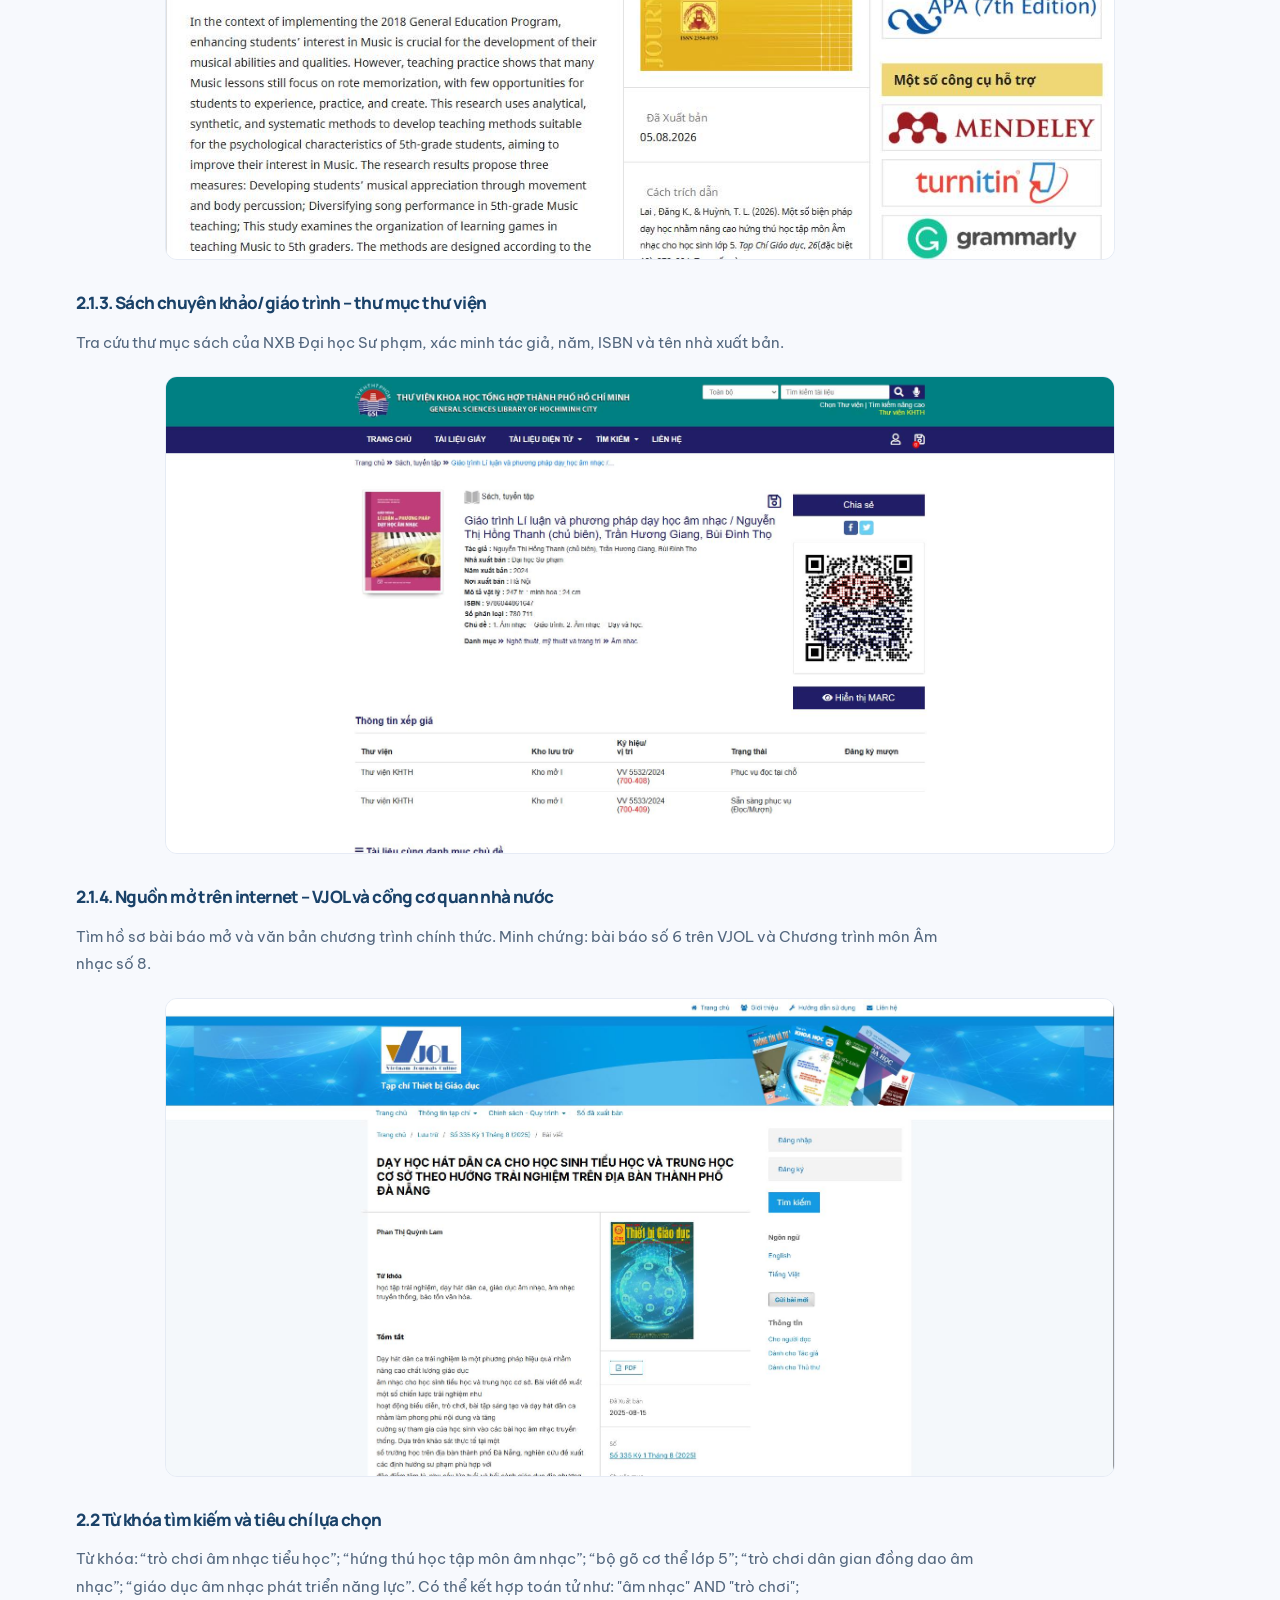
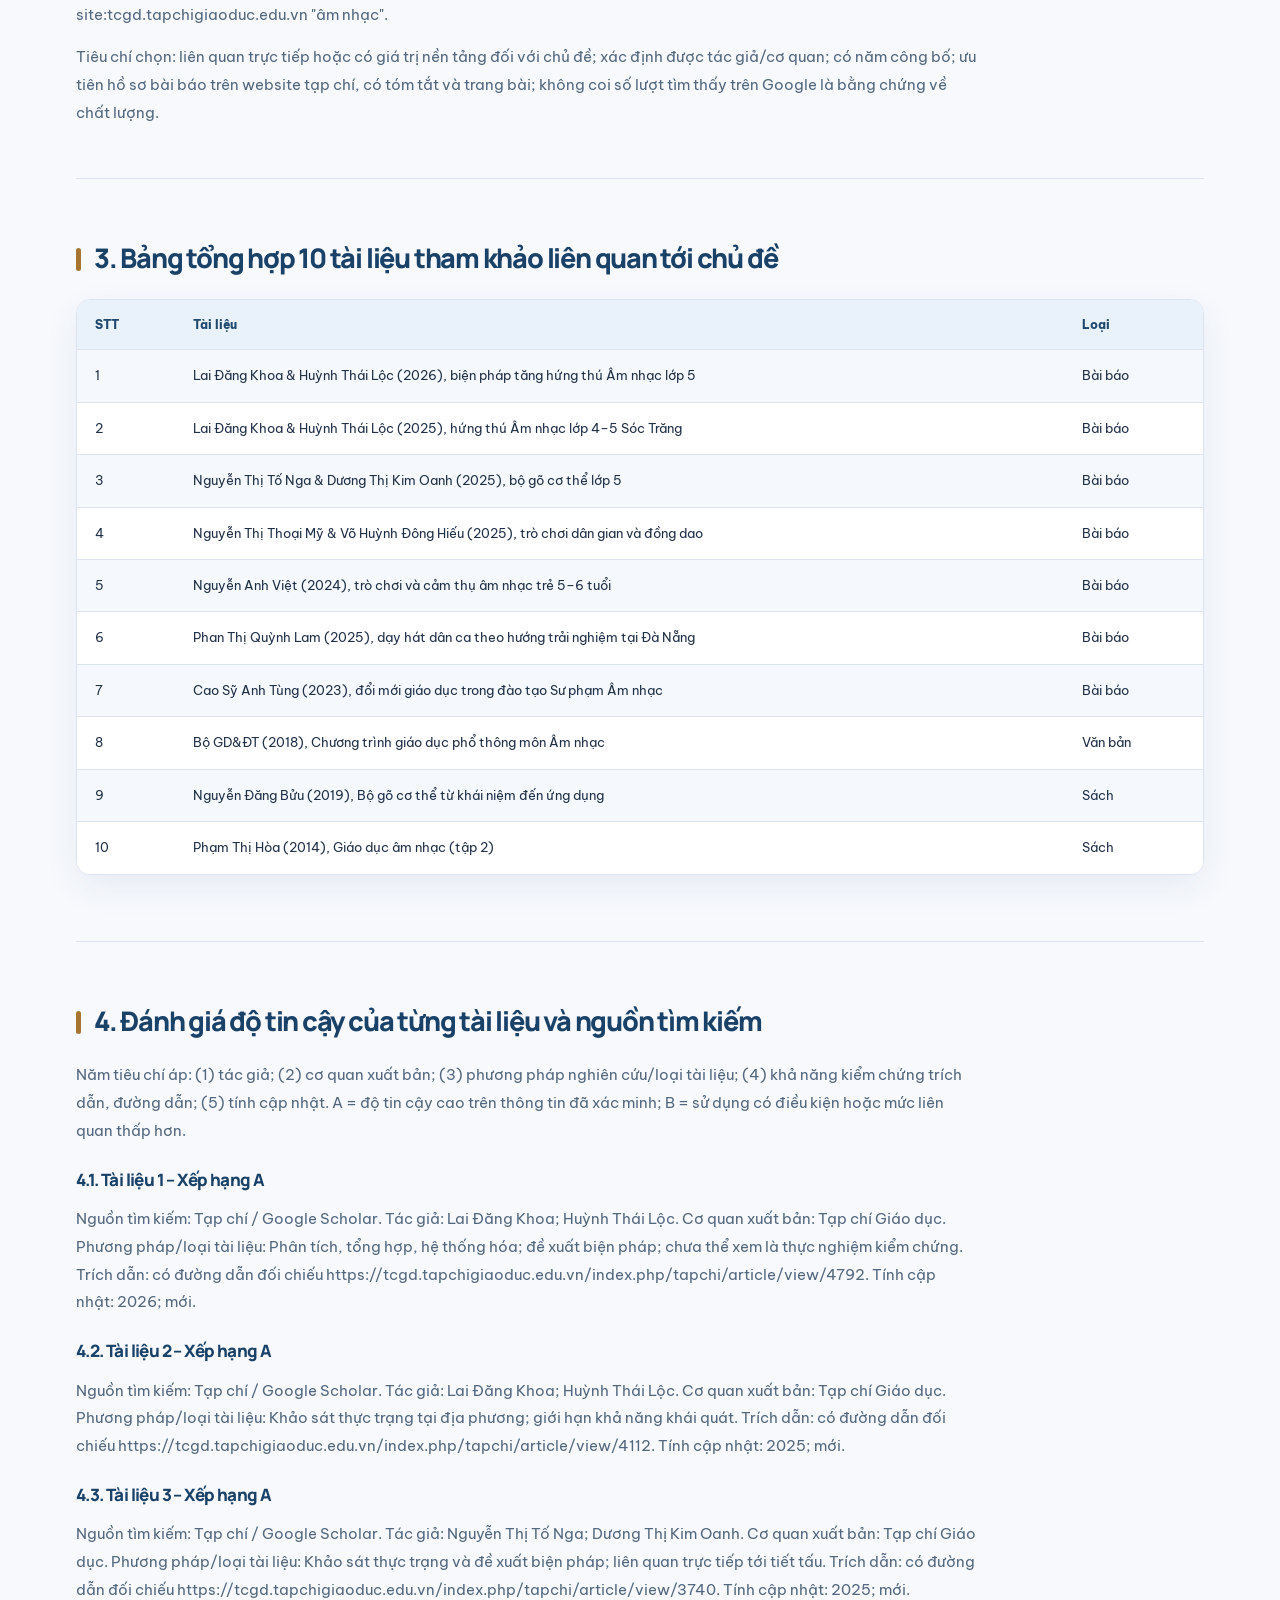
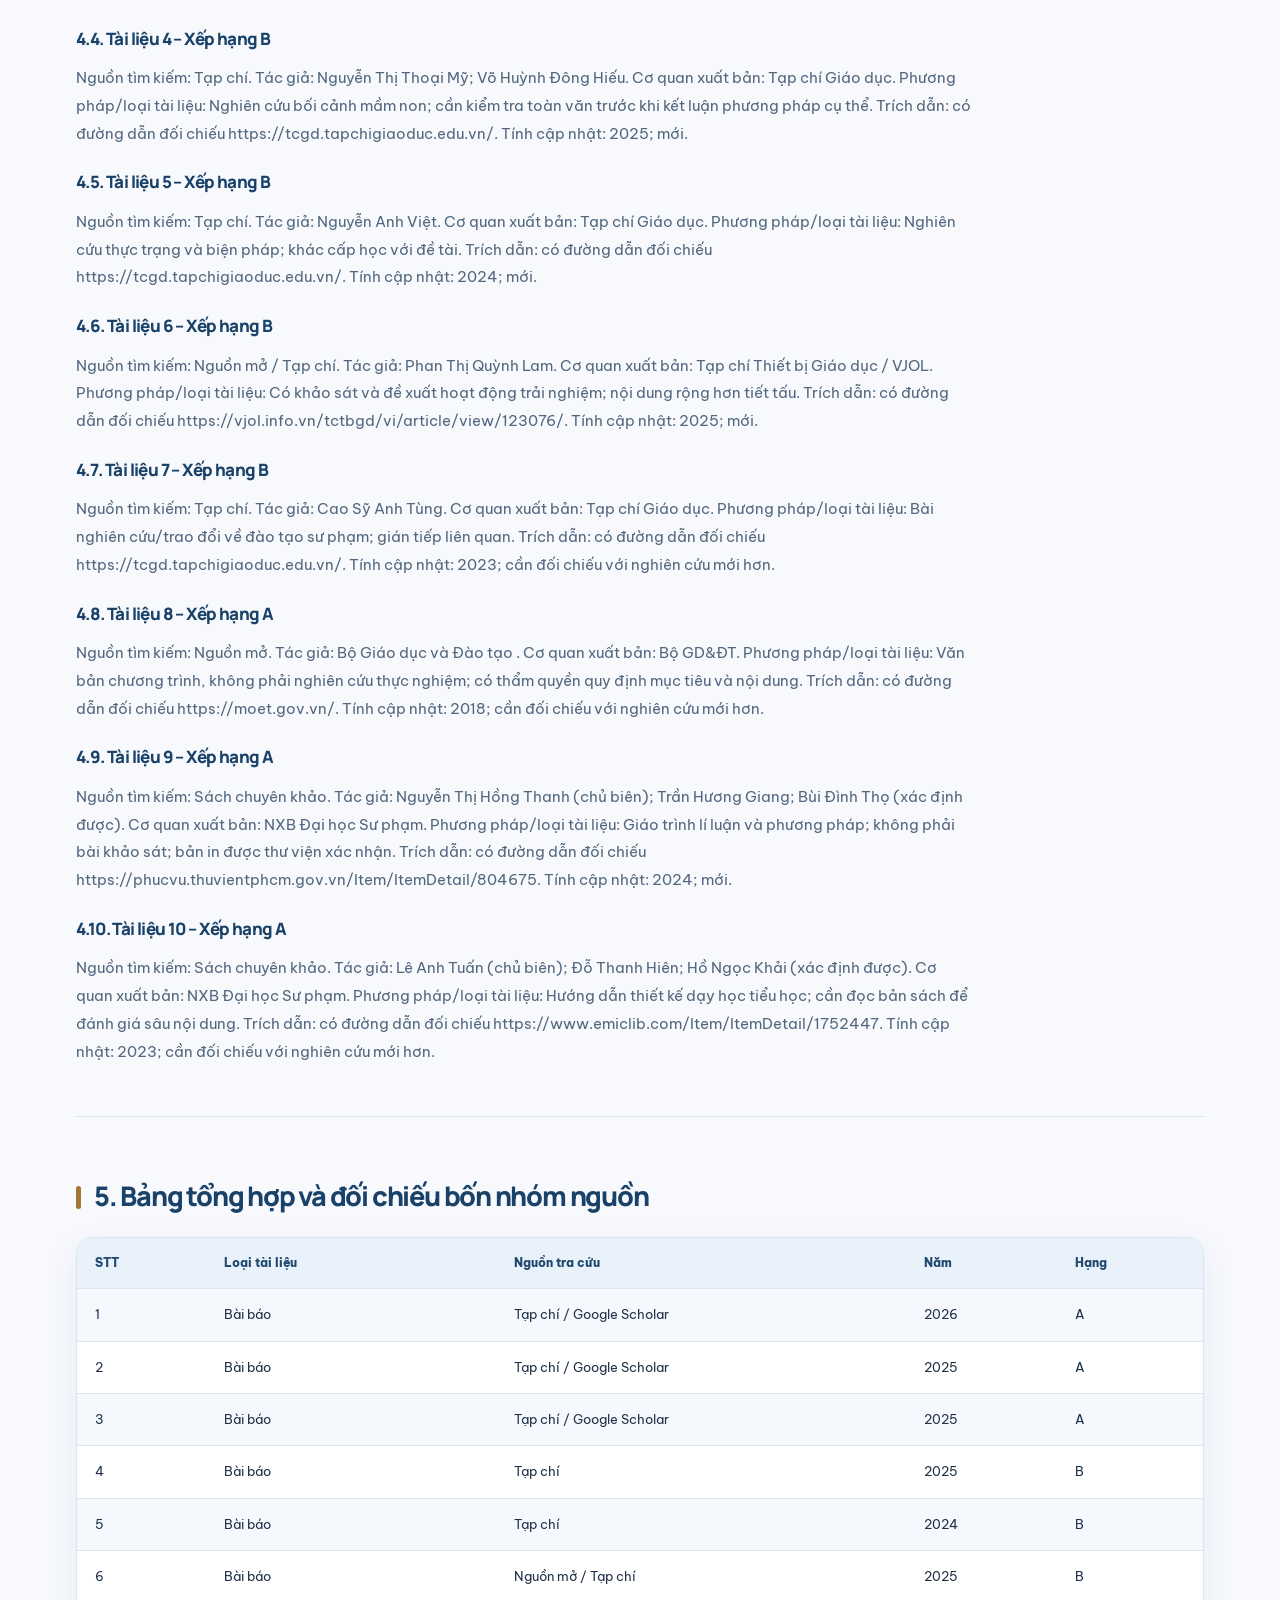
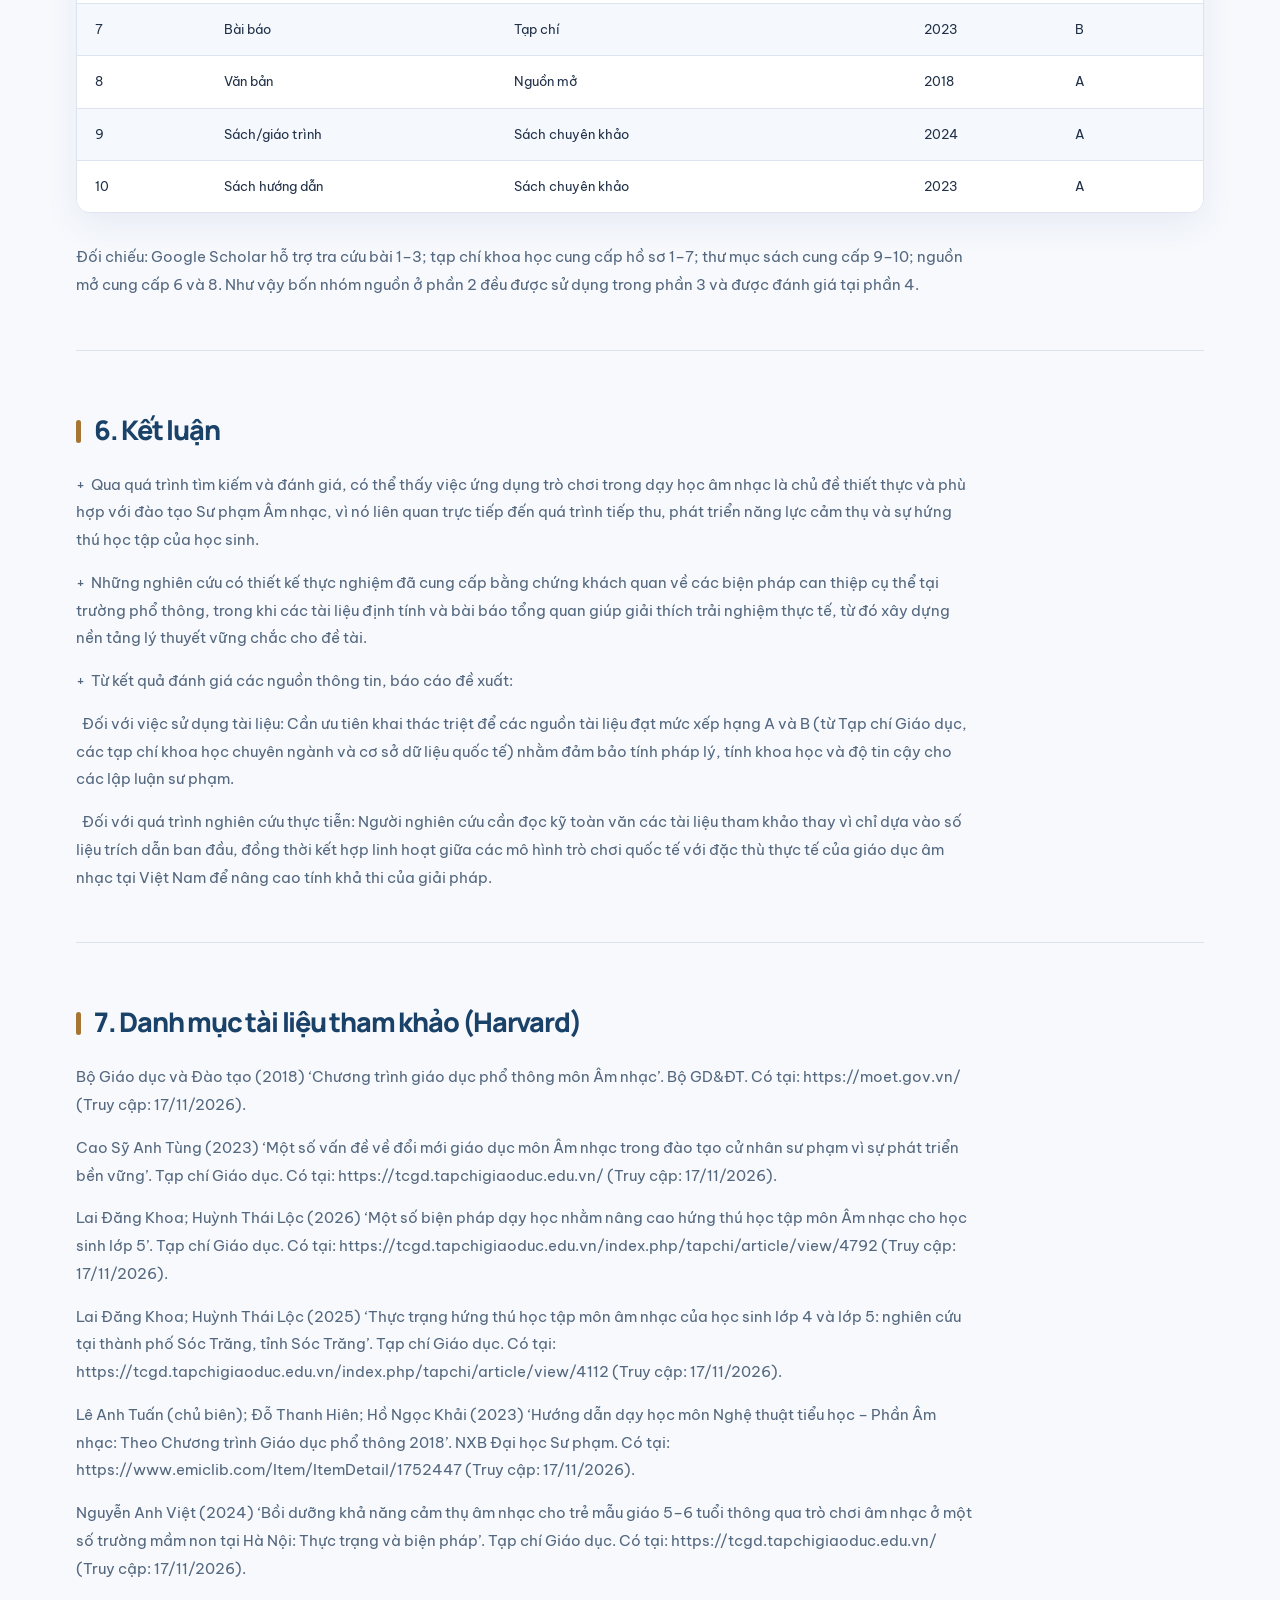
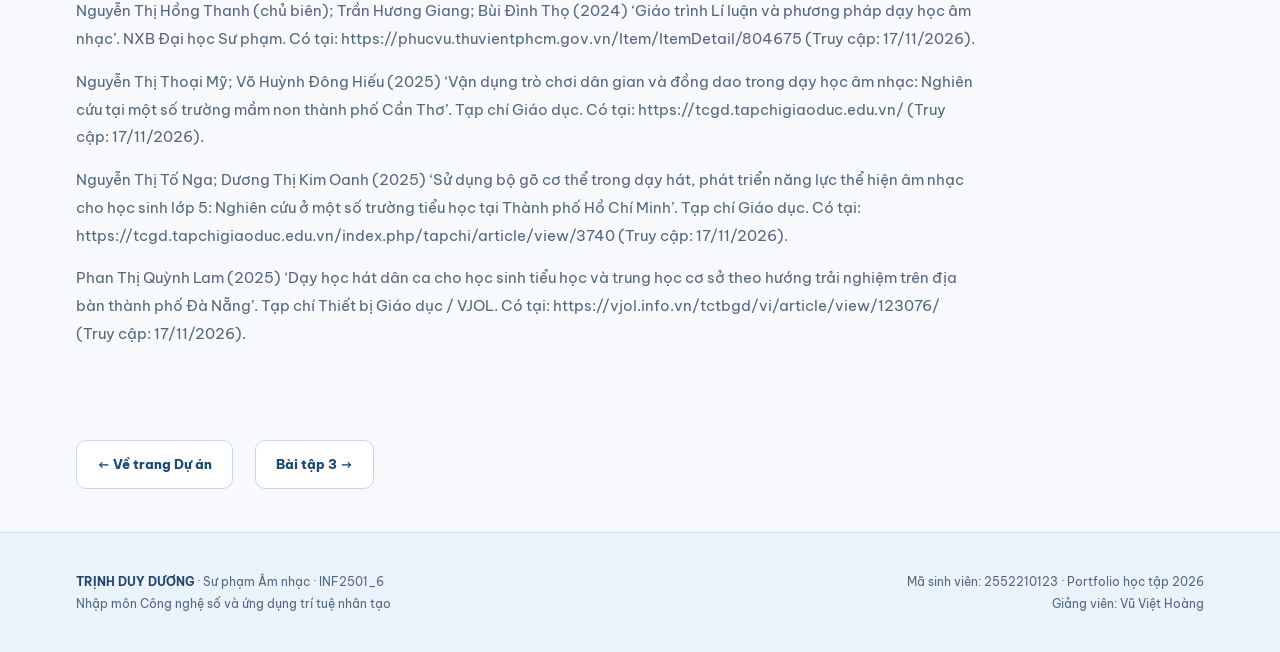
<file: baitap2.html>
<!DOCTYPE html>

<html lang="vi"><head><meta charset="utf-8"/><meta content="width=device-width, initial-scale=1" name="viewport"/><meta content="Portfolio học phần Công nghệ số và AI – Trịnh Duy Dương" name="description"/><title>Tìm kiếm và đánh giá thông tin học thuật | Trịnh Duy Dương 2552210123</title><link href="style.css" rel="stylesheet"/><style>
/* Uniform source information previews */
.source-preview{margin:18px 0 0;padding:0}.source-preview img{display:block;width:100%;aspect-ratio:1100/620;object-fit:cover;border-radius:13px;border:1px solid #e1e5ea}.source-preview figcaption{margin-top:9px;color:#687689;font-size:12px;line-height:1.55}.card:has(.source-preview){display:flex;flex-direction:column}.card .source-preview{margin-top:auto;padding-top:18px}
</style><script defer="True" src="assets/evidence.js"></script><style>
.doc-section{margin-top:30px}.doc-section h2{line-height:1.4;overflow-wrap:anywhere}.doc-section h3{margin-top:22px;line-height:1.5}.doc-section p{white-space:pre-wrap;line-height:1.85;overflow-wrap:anywhere}.word-evidence{margin:20px auto 30px;max-width:950px}.word-evidence img{width:100%;height:auto;display:block;border-radius:12px;border:1px solid rgba(160,180,210,.2)}.doc-section .tablewrap{margin:20px 0 30px;overflow-x:auto}.doc-section td,.doc-section th{white-space:pre-wrap;vertical-align:top;line-height:1.65}.hero h2{font-size:clamp(1.1rem,2.5vw,1.7rem);line-height:1.4}.hero .lead{white-space:pre-wrap}.page-navigation{display:flex;flex-wrap:wrap;gap:12px;margin:32px 0}
</style></head><body><header><div class="wrap nav"><a class="brand" href="index.html">TRỊNH DUY DƯƠNG <span class="brand-id">2552210123</span></a><nav class="links"><a href="index.html">Giới thiệu</a><details class="project-menu current-section"><summary>Dự án</summary><div class="project-submenu"><a href="projects.html">Tất cả dự án</a><a href="baitap1.html">Bài tập 1</a><a class="active" href="baitap2.html">Bài tập 2</a><a href="baitap3.html">Bài tập 3</a><a href="baitap4.html">Bài tập 4</a><a href="baitap5.html">Bài tập 5</a><a href="baitap6.html">Bài tập 6</a></div></details><a href="conclusion.html">Tổng kết</a></nav></div></header><main class="wrap"><div class="hero"><div class="eyebrow">02 / Khai thác dữ liệu và thông tin</div><h1>BÀI TẬP 2 – BÁO CÁO TÌM KIẾM VÀ ĐÁNH GIÁ THÔNG TIN HỌC THUẬT</h1><h2>TỔ CHỨC TRÒ CHƠI VÀ HOẠT ĐỘNG TIẾT TẤU NHẰM NÂNG CAO HỨNG THÚ HỌC TẬP MÔN ÂM NHẠC CHO HỌC SINH TIỂU HỌC</h2><p class="lead">Sinh viên: Trịnh Duy Dương  |  Ngành: Sư phạm Âm nhạc – Năm 2  |  Học phần: INF2501_6</p></div><section class="section doc-section"><h2>A. Mục tiêu: </h2><p>Thông qua bài tập này, tôi mong muốn rèn luyện và nâng cao kỹ năng tìm kiếm, thu thập, chọn lọc và đánh giá thông tin học thuật liên quan đến chuyên ngành Sư phạm Âm nhạc. Đồng thời, có cơ hội tiếp cận với các nguồn tài liệu khoa học đáng tin cậy như bài báo nghiên cứu, sách chuyên khảo, tạp chí chuyên ngành và các nguồn thông tin mở trên Internet.</p><p>Bên cạnh đó, bài tập giúp tôi biết cách đánh giá chất lượng và độ tin cậy của tài liệu dựa trên các tiêu chí cụ thể, hình thành tư duy nghiên cứu khoa học, kỹ năng phân tích và tổng hợp thông tin. Từ đó, tôi có thể vận dụng những kiến thức và kỹ năng đã học vào quá trình học tập, nghiên cứu cũng như hoạt động giảng dạy Âm nhạc trong tương lai.</p></section><section class="section doc-section"><h2>B. Báo cáo: CHỦ ĐỀ: TỔ CHỨC TRÒ CHƠI VÀ HOẠT ĐỘNG TIẾT TẤU NHẰM NÂNG CAO HỨNG THÚ HỌC TẬP MÔN ÂM NHẠC CHO HỌC SINH TIỂU HỌC</h2></section><section class="section doc-section"><h2>1. Lý do chọn đề tài </h2><p>Trong giờ Âm nhạc ở tiểu học, học sinh cần được hát, nghe, vận động và trực tiếp cảm nhận nhịp điệu. Theo tôi, trò chơi và các hoạt động gõ tiết tấu có thể tạo cơ hội cho học sinh tham gia chủ động hơn so với việc chỉ nghe giáo viên giảng giải. Tuy nhiên, một hoạt động vui chưa chắc đã giúp học sinh đạt mục tiêu bài học. Vì vậy, tôi chọn tìm hiểu các nguồn học thuật Việt Nam về hứng thú học tập, trò chơi âm nhạc và bộ gõ cơ thể để xây dựng cơ sở lựa chọn hoạt động phù hợp.</p></section><section class="section doc-section"><h2>2. QUÁ TRÌNH TÌM KIẾM TÌM CÁC TÀI LIỆU CÓ LIÊN QUAN ĐẾN CHỦ ĐỀ LỰA CHỌN.</h2><h3>2.1  Tìm kiếm thông tin từ các nguồn</h3><h3>2.1.1,  Cơ sở dữ liệu học thuật – Google Scholar</h3><p>Tra cứu tên bài báo và tác giả để tìm bản công bố chính thức; Google Scholar là công cụ lập chỉ mục, không phải đơn vị xuất bản. </p><figure class="word-evidence"><img alt="Ảnh minh chứng Bài tập 2" loading="lazy" src="assets/BT2_WordGoc_01.jpg"/></figure><h3>2.1.2. Tạp chí khoa học chuyên ngành – Tạp chí Giáo dục</h3><p>Tìm bài theo tác giả, tên bài, số/tập và trang</p><figure class="word-evidence"><img alt="Ảnh minh chứng Bài tập 2" loading="lazy" src="assets/BT2_WordGoc_02.jpg"/></figure><h3>2.1.3. Sách chuyên khảo/giáo trình – thư mục thư viện </h3><p>Tra cứu thư mục sách của NXB Đại học Sư phạm, xác minh tác giả, năm, ISBN và tên nhà xuất bản.</p><figure class="word-evidence"><img alt="Ảnh minh chứng Bài tập 2" loading="lazy" src="assets/BT2_WordGoc_03.jpg"/></figure><h3>2.1.4. Nguồn mở trên internet – VJOL và cổng cơ quan nhà nước</h3><p>Tìm hồ sơ bài báo mở và văn bản chương trình chính thức. Minh chứng: bài báo số 6 trên VJOL và Chương trình môn Âm nhạc số 8.</p><figure class="word-evidence"><img alt="Ảnh minh chứng Bài tập 2" loading="lazy" src="assets/BT2_WordGoc_04.jpg"/></figure><h3>2.2 Từ khóa tìm kiếm và tiêu chí lựa chọn</h3><p>Từ khóa: “trò chơi âm nhạc tiểu học”; “hứng thú học tập môn âm nhạc”; “bộ gõ cơ thể lớp 5”; “trò chơi dân gian đồng dao âm nhạc”; “giáo dục âm nhạc phát triển năng lực”. Có thể kết hợp toán tử như: "âm nhạc" AND "trò chơi"; site:tcgd.tapchigiaoduc.edu.vn "âm nhạc".</p><p>Tiêu chí chọn: liên quan trực tiếp hoặc có giá trị nền tảng đối với chủ đề; xác định được tác giả/cơ quan; có năm công bố; ưu tiên hồ sơ bài báo trên website tạp chí, có tóm tắt và trang bài; không coi số lượt tìm thấy trên Google là bằng chứng về chất lượng.</p></section><section class="section doc-section"><h2>3. Bảng tổng hợp 10 tài liệu tham khảo liên quan tới chủ đề </h2><div class="tablewrap"><table><tr><th>STT</th><th>Tài liệu</th><th>Loại</th></tr><tr><td>1</td><td>Lai Đăng Khoa &amp; Huỳnh Thái Lộc (2026), biện pháp tăng hứng thú Âm nhạc lớp 5</td><td>Bài báo</td></tr><tr><td>2</td><td>Lai Đăng Khoa &amp; Huỳnh Thái Lộc (2025), hứng thú Âm nhạc lớp 4–5 Sóc Trăng</td><td>Bài báo</td></tr><tr><td>3</td><td>Nguyễn Thị Tố Nga &amp; Dương Thị Kim Oanh (2025), bộ gõ cơ thể lớp 5</td><td>Bài báo</td></tr><tr><td>4</td><td>Nguyễn Thị Thoại Mỹ &amp; Võ Huỳnh Đông Hiếu (2025), trò chơi dân gian và đồng dao</td><td>Bài báo</td></tr><tr><td>5</td><td>Nguyễn Anh Việt (2024), trò chơi và cảm thụ âm nhạc trẻ 5–6 tuổi</td><td>Bài báo</td></tr><tr><td>6</td><td>Phan Thị Quỳnh Lam (2025), dạy hát dân ca theo hướng trải nghiệm tại Đà Nẵng</td><td>Bài báo</td></tr><tr><td>7</td><td>Cao Sỹ Anh Tùng (2023), đổi mới giáo dục trong đào tạo Sư phạm Âm nhạc</td><td>Bài báo</td></tr><tr><td>8</td><td>Bộ GD&amp;ĐT (2018), Chương trình giáo dục phổ thông môn Âm nhạc</td><td>Văn bản</td></tr><tr><td>9</td><td>Nguyễn Đăng Bửu (2019), Bộ gõ cơ thể từ khái niệm đến ứng dụng</td><td>Sách</td></tr><tr><td>10</td><td>Phạm Thị Hòa (2014), Giáo dục âm nhạc (tập 2)</td><td>Sách</td></tr></table></div></section><section class="section doc-section"><h2>4. Đánh giá độ tin cậy của từng tài liệu và nguồn tìm kiếm</h2><p>Năm tiêu chí áp: (1) tác giả; (2) cơ quan xuất bản; (3) phương pháp nghiên cứu/loại tài liệu; (4) khả năng kiểm chứng trích dẫn, đường dẫn; (5) tính cập nhật. A = độ tin cậy cao trên thông tin đã xác minh; B = sử dụng có điều kiện hoặc mức liên quan thấp hơn. </p><h3>4.1. Tài liệu 1 – Xếp hạng A</h3><p>Nguồn tìm kiếm: Tạp chí / Google Scholar. Tác giả: Lai Đăng Khoa; Huỳnh Thái Lộc. Cơ quan xuất bản: Tạp chí Giáo dục. Phương pháp/loại tài liệu: Phân tích, tổng hợp, hệ thống hóa; đề xuất biện pháp; chưa thể xem là thực nghiệm kiểm chứng. Trích dẫn: có đường dẫn đối chiếu https://tcgd.tapchigiaoduc.edu.vn/index.php/tapchi/article/view/4792. Tính cập nhật: 2026; mới.</p><h3>4.2. Tài liệu 2 – Xếp hạng A</h3><p>Nguồn tìm kiếm: Tạp chí / Google Scholar. Tác giả: Lai Đăng Khoa; Huỳnh Thái Lộc. Cơ quan xuất bản: Tạp chí Giáo dục. Phương pháp/loại tài liệu: Khảo sát thực trạng tại địa phương; giới hạn khả năng khái quát. Trích dẫn: có đường dẫn đối chiếu https://tcgd.tapchigiaoduc.edu.vn/index.php/tapchi/article/view/4112. Tính cập nhật: 2025; mới.</p><h3>4.3. Tài liệu 3 – Xếp hạng A</h3><p>Nguồn tìm kiếm: Tạp chí / Google Scholar. Tác giả: Nguyễn Thị Tố Nga; Dương Thị Kim Oanh. Cơ quan xuất bản: Tạp chí Giáo dục. Phương pháp/loại tài liệu: Khảo sát thực trạng và đề xuất biện pháp; liên quan trực tiếp tới tiết tấu. Trích dẫn: có đường dẫn đối chiếu https://tcgd.tapchigiaoduc.edu.vn/index.php/tapchi/article/view/3740. Tính cập nhật: 2025; mới.</p><h3>4.4. Tài liệu 4 – Xếp hạng B</h3><p>Nguồn tìm kiếm: Tạp chí. Tác giả: Nguyễn Thị Thoại Mỹ; Võ Huỳnh Đông Hiếu. Cơ quan xuất bản: Tạp chí Giáo dục. Phương pháp/loại tài liệu: Nghiên cứu bối cảnh mầm non; cần kiểm tra toàn văn trước khi kết luận phương pháp cụ thể. Trích dẫn: có đường dẫn đối chiếu https://tcgd.tapchigiaoduc.edu.vn/. Tính cập nhật: 2025; mới.</p><h3>4.5. Tài liệu 5 – Xếp hạng B</h3><p>Nguồn tìm kiếm: Tạp chí. Tác giả: Nguyễn Anh Việt. Cơ quan xuất bản: Tạp chí Giáo dục. Phương pháp/loại tài liệu: Nghiên cứu thực trạng và biện pháp; khác cấp học với đề tài. Trích dẫn: có đường dẫn đối chiếu https://tcgd.tapchigiaoduc.edu.vn/. Tính cập nhật: 2024; mới.</p><h3>4.6. Tài liệu 6 – Xếp hạng B</h3><p>Nguồn tìm kiếm: Nguồn mở / Tạp chí. Tác giả: Phan Thị Quỳnh Lam. Cơ quan xuất bản: Tạp chí Thiết bị Giáo dục / VJOL. Phương pháp/loại tài liệu: Có khảo sát và đề xuất hoạt động trải nghiệm; nội dung rộng hơn tiết tấu. Trích dẫn: có đường dẫn đối chiếu https://vjol.info.vn/tctbgd/vi/article/view/123076/. Tính cập nhật: 2025; mới.</p><h3>4.7. Tài liệu 7 – Xếp hạng B</h3><p>Nguồn tìm kiếm: Tạp chí. Tác giả: Cao Sỹ Anh Tùng. Cơ quan xuất bản: Tạp chí Giáo dục. Phương pháp/loại tài liệu: Bài nghiên cứu/trao đổi về đào tạo sư phạm; gián tiếp liên quan. Trích dẫn: có đường dẫn đối chiếu https://tcgd.tapchigiaoduc.edu.vn/. Tính cập nhật: 2023; cần đối chiếu với nghiên cứu mới hơn.</p><h3>4.8. Tài liệu 8 – Xếp hạng A</h3><p>Nguồn tìm kiếm: Nguồn mở. Tác giả: Bộ Giáo dục và Đào tạo . Cơ quan xuất bản: Bộ GD&amp;ĐT. Phương pháp/loại tài liệu: Văn bản chương trình, không phải nghiên cứu thực nghiệm; có thẩm quyền quy định mục tiêu và nội dung. Trích dẫn: có đường dẫn đối chiếu https://moet.gov.vn/. Tính cập nhật: 2018; cần đối chiếu với nghiên cứu mới hơn.</p><h3>4.9. Tài liệu 9 – Xếp hạng A</h3><p>Nguồn tìm kiếm: Sách chuyên khảo. Tác giả: Nguyễn Thị Hồng Thanh (chủ biên); Trần Hương Giang; Bùi Đình Thọ (xác định được). Cơ quan xuất bản: NXB Đại học Sư phạm. Phương pháp/loại tài liệu: Giáo trình lí luận và phương pháp; không phải bài khảo sát; bản in được thư viện xác nhận. Trích dẫn: có đường dẫn đối chiếu https://phucvu.thuvientphcm.gov.vn/Item/ItemDetail/804675. Tính cập nhật: 2024; mới.</p><h3>4.10. Tài liệu 10 – Xếp hạng A</h3><p>Nguồn tìm kiếm: Sách chuyên khảo. Tác giả: Lê Anh Tuấn (chủ biên); Đỗ Thanh Hiên; Hồ Ngọc Khải (xác định được). Cơ quan xuất bản: NXB Đại học Sư phạm. Phương pháp/loại tài liệu: Hướng dẫn thiết kế dạy học tiểu học; cần đọc bản sách để đánh giá sâu nội dung. Trích dẫn: có đường dẫn đối chiếu https://www.emiclib.com/Item/ItemDetail/1752447. Tính cập nhật: 2023; cần đối chiếu với nghiên cứu mới hơn.</p></section><section class="section doc-section"><h2>5. Bảng tổng hợp và đối chiếu bốn nhóm nguồn</h2><div class="tablewrap"><table><tr><th>STT</th><th>Loại tài liệu</th><th>Nguồn tra cứu</th><th>Năm</th><th>Hạng</th></tr><tr><td>1</td><td>Bài báo</td><td>Tạp chí / Google Scholar</td><td>2026</td><td>A</td></tr><tr><td>2</td><td>Bài báo</td><td>Tạp chí / Google Scholar</td><td>2025</td><td>A</td></tr><tr><td>3</td><td>Bài báo</td><td>Tạp chí / Google Scholar</td><td>2025</td><td>A</td></tr><tr><td>4</td><td>Bài báo</td><td>Tạp chí</td><td>2025</td><td>B</td></tr><tr><td>5</td><td>Bài báo</td><td>Tạp chí</td><td>2024</td><td>B</td></tr><tr><td>6</td><td>Bài báo</td><td>Nguồn mở / Tạp chí</td><td>2025</td><td>B</td></tr><tr><td>7</td><td>Bài báo</td><td>Tạp chí</td><td>2023</td><td>B</td></tr><tr><td>8</td><td>Văn bản</td><td>Nguồn mở</td><td>2018</td><td>A</td></tr><tr><td>9</td><td>Sách/giáo trình</td><td>Sách chuyên khảo</td><td>2024</td><td>A</td></tr><tr><td>10</td><td>Sách hướng dẫn</td><td>Sách chuyên khảo</td><td>2023</td><td>A</td></tr></table></div><p>Đối chiếu: Google Scholar hỗ trợ tra cứu bài 1–3; tạp chí khoa học cung cấp hồ sơ 1–7; thư mục sách cung cấp 9–10; nguồn mở cung cấp 6 và 8. Như vậy bốn nhóm nguồn ở phần 2 đều được sử dụng trong phần 3 và được đánh giá tại phần 4.</p></section><section class="section doc-section"><h2>6. Kết luận</h2><p>+  Qua quá trình tìm kiếm và đánh giá, có thể thấy việc ứng dụng trò chơi trong dạy học âm nhạc là chủ đề thiết thực và phù hợp với đào tạo Sư phạm Âm nhạc, vì nó liên quan trực tiếp đến quá trình tiếp thu, phát triển năng lực cảm thụ và sự hứng thú học tập của học sinh.</p><p>+  Những nghiên cứu có thiết kế thực nghiệm đã cung cấp bằng chứng khách quan về các biện pháp can thiệp cụ thể tại trường phổ thông, trong khi các tài liệu định tính và bài báo tổng quan giúp giải thích trải nghiệm thực tế, từ đó xây dựng nền tảng lý thuyết vững chắc cho đề tài.</p><p>+  Từ kết quả đánh giá các nguồn thông tin, báo cáo đề xuất:</p><p>  Đối với việc sử dụng tài liệu: Cần ưu tiên khai thác triệt để các nguồn tài liệu đạt mức xếp hạng A và B (từ Tạp chí Giáo dục, các tạp chí khoa học chuyên ngành và cơ sở dữ liệu quốc tế) nhằm đảm bảo tính pháp lý, tính khoa học và độ tin cậy cho các lập luận sư phạm.</p><p>  Đối với quá trình nghiên cứu thực tiễn: Người nghiên cứu cần đọc kỹ toàn văn các tài liệu tham khảo thay vì chỉ dựa vào số liệu trích dẫn ban đầu, đồng thời kết hợp linh hoạt giữa các mô hình trò chơi quốc tế với đặc thù thực tế của giáo dục âm nhạc tại Việt Nam để nâng cao tính khả thi của giải pháp.</p></section><section class="section doc-section"><h2>7. Danh mục tài liệu tham khảo (Harvard)</h2><p>Bộ Giáo dục và Đào tạo (2018) ‘Chương trình giáo dục phổ thông môn Âm nhạc’. Bộ GD&amp;ĐT. Có tại: https://moet.gov.vn/ (Truy cập: 17/11/2026).</p><p>Cao Sỹ Anh Tùng (2023) ‘Một số vấn đề về đổi mới giáo dục môn Âm nhạc trong đào tạo cử nhân sư phạm vì sự phát triển bền vững’. Tạp chí Giáo dục. Có tại: https://tcgd.tapchigiaoduc.edu.vn/ (Truy cập: 17/11/2026).</p><p>Lai Đăng Khoa; Huỳnh Thái Lộc (2026) ‘Một số biện pháp dạy học nhằm nâng cao hứng thú học tập môn Âm nhạc cho học sinh lớp 5’. Tạp chí Giáo dục. Có tại: https://tcgd.tapchigiaoduc.edu.vn/index.php/tapchi/article/view/4792 (Truy cập: 17/11/2026).</p><p>Lai Đăng Khoa; Huỳnh Thái Lộc (2025) ‘Thực trạng hứng thú học tập môn âm nhạc của học sinh lớp 4 và lớp 5: nghiên cứu tại thành phố Sóc Trăng, tỉnh Sóc Trăng’. Tạp chí Giáo dục. Có tại: https://tcgd.tapchigiaoduc.edu.vn/index.php/tapchi/article/view/4112 (Truy cập: 17/11/2026).</p><p>Lê Anh Tuấn (chủ biên); Đỗ Thanh Hiên; Hồ Ngọc Khải (2023) ‘Hướng dẫn dạy học môn Nghệ thuật tiểu học – Phần Âm nhạc: Theo Chương trình Giáo dục phổ thông 2018’. NXB Đại học Sư phạm. Có tại: https://www.emiclib.com/Item/ItemDetail/1752447 (Truy cập: 17/11/2026).</p><p>Nguyễn Anh Việt (2024) ‘Bồi dưỡng khả năng cảm thụ âm nhạc cho trẻ mẫu giáo 5–6 tuổi thông qua trò chơi âm nhạc ở một số trường mầm non tại Hà Nội: Thực trạng và biện pháp’. Tạp chí Giáo dục. Có tại: https://tcgd.tapchigiaoduc.edu.vn/ (Truy cập: 17/11/2026).</p><p>Nguyễn Thị Hồng Thanh (chủ biên); Trần Hương Giang; Bùi Đình Thọ (2024) ‘Giáo trình Lí luận và phương pháp dạy học âm nhạc’. NXB Đại học Sư phạm. Có tại: https://phucvu.thuvientphcm.gov.vn/Item/ItemDetail/804675 (Truy cập: 17/11/2026).</p><p>Nguyễn Thị Thoại Mỹ; Võ Huỳnh Đông Hiếu (2025) ‘Vận dụng trò chơi dân gian và đồng dao trong dạy học âm nhạc: Nghiên cứu tại một số trường mầm non thành phố Cần Thơ’. Tạp chí Giáo dục. Có tại: https://tcgd.tapchigiaoduc.edu.vn/ (Truy cập: 17/11/2026).</p><p>Nguyễn Thị Tố Nga; Dương Thị Kim Oanh (2025) ‘Sử dụng bộ gõ cơ thể trong dạy hát, phát triển năng lực thể hiện âm nhạc cho học sinh lớp 5: Nghiên cứu ở một số trường tiểu học tại Thành phố Hồ Chí Minh’. Tạp chí Giáo dục. Có tại: https://tcgd.tapchigiaoduc.edu.vn/index.php/tapchi/article/view/3740 (Truy cập: 17/11/2026).</p><p>Phan Thị Quỳnh Lam (2025) ‘Dạy học hát dân ca cho học sinh tiểu học và trung học cơ sở theo hướng trải nghiệm trên địa bàn thành phố Đà Nẵng’. Tạp chí Thiết bị Giáo dục / VJOL. Có tại: https://vjol.info.vn/tctbgd/vi/article/view/123076/ (Truy cập: 17/11/2026).</p></section><p class="page-navigation"><a class="btn" href="projects.html">← Về trang Dự án</a> <a class="btn" href="baitap3.html">Bài tập 3 →</a> </p></main><footer><div class="wrap footer-grid"><div><strong>TRỊNH DUY DƯƠNG</strong> · Sư phạm Âm nhạc · INF2501_6<br/>Nhập môn Công nghệ số và ứng dụng trí tuệ nhân tạo</div><div>Mã sinh viên: 2552210123 · Portfolio học tập 2026<br/>Giảng viên: Vũ Việt Hoàng</div></div></footer></body></html>
</file>
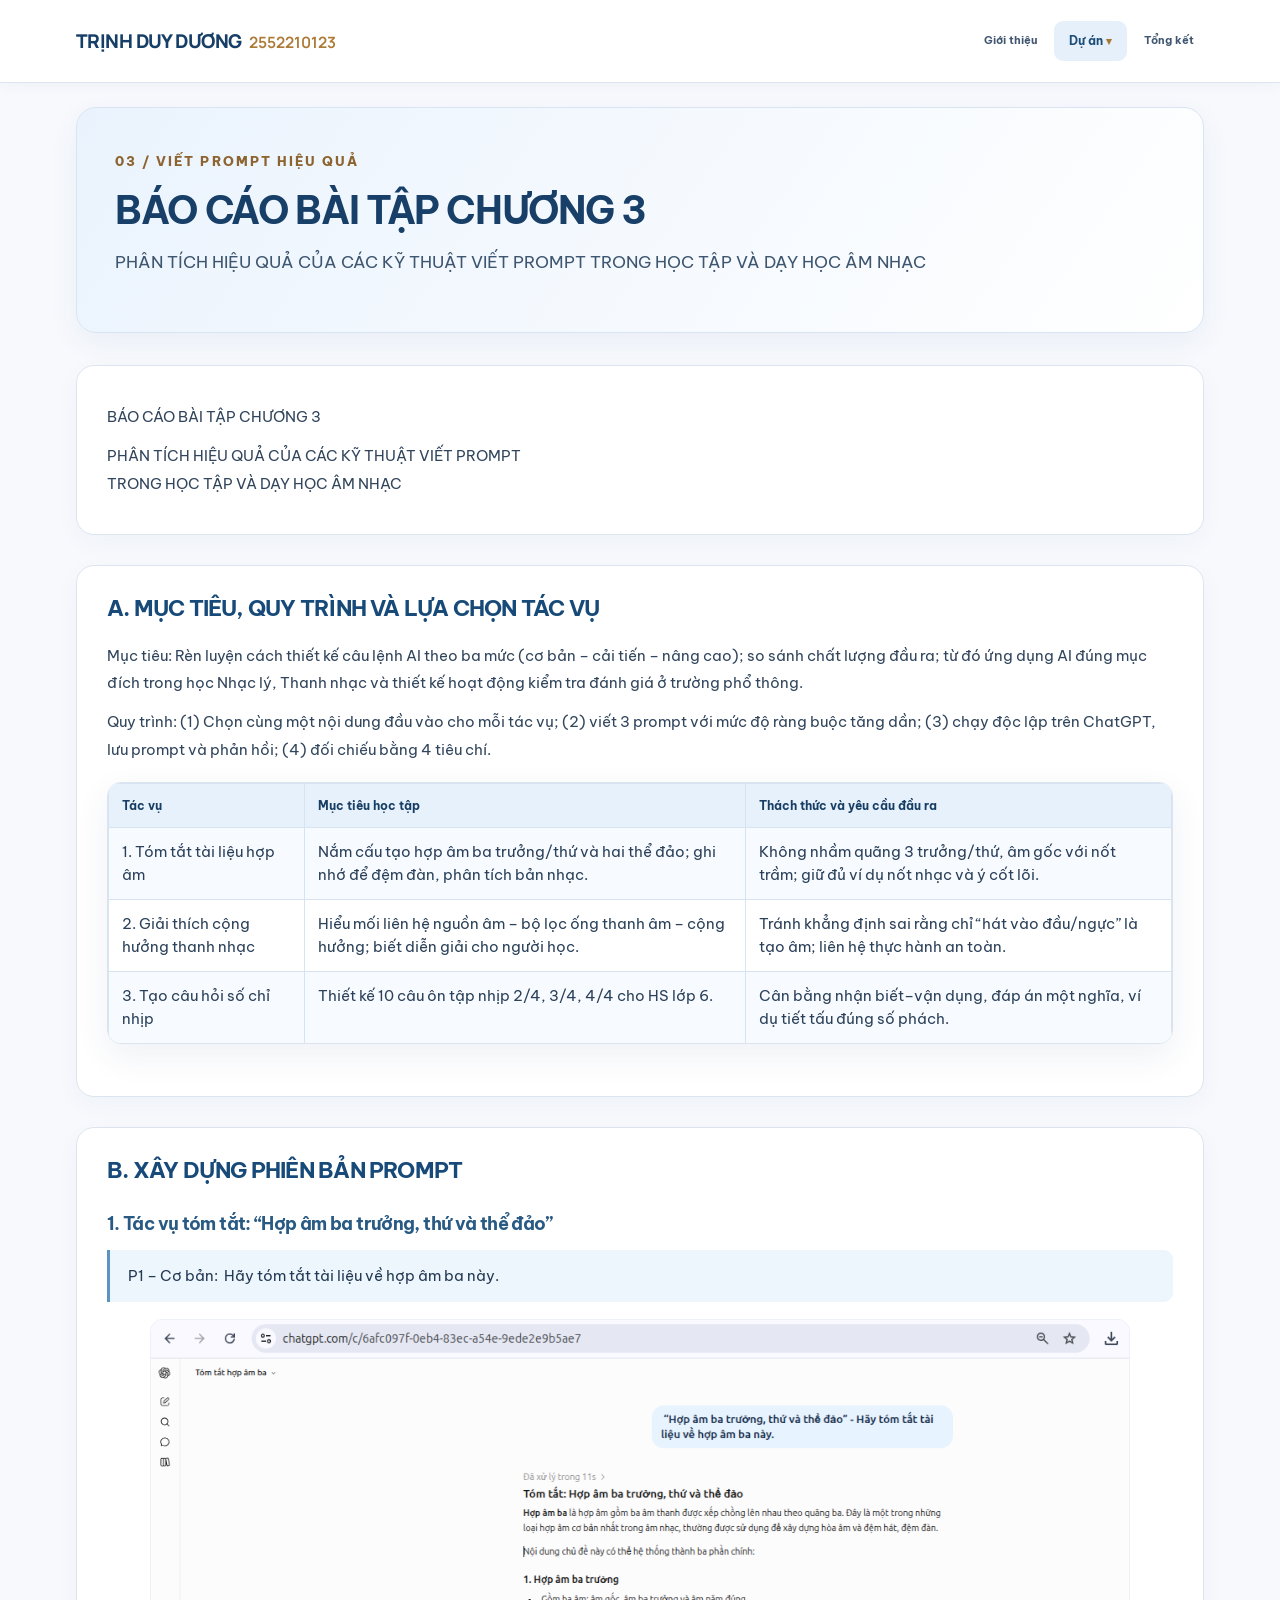
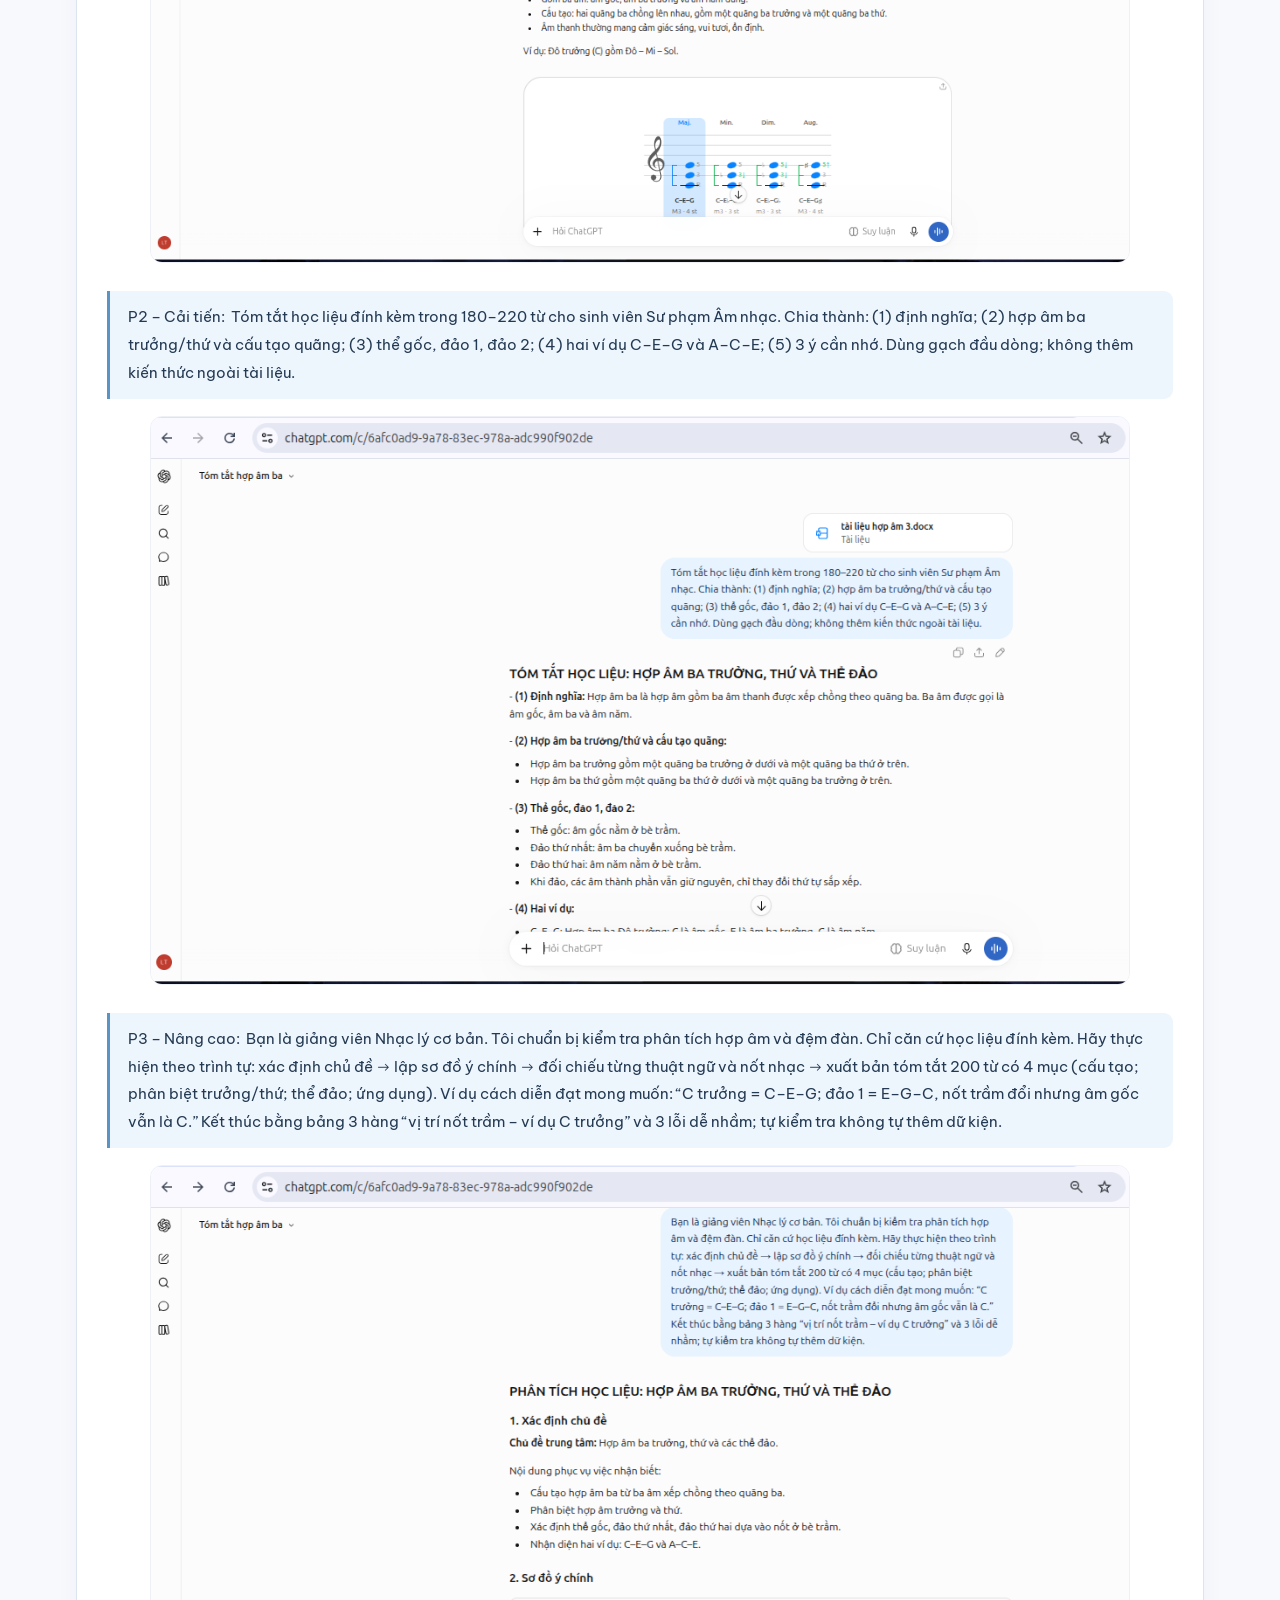
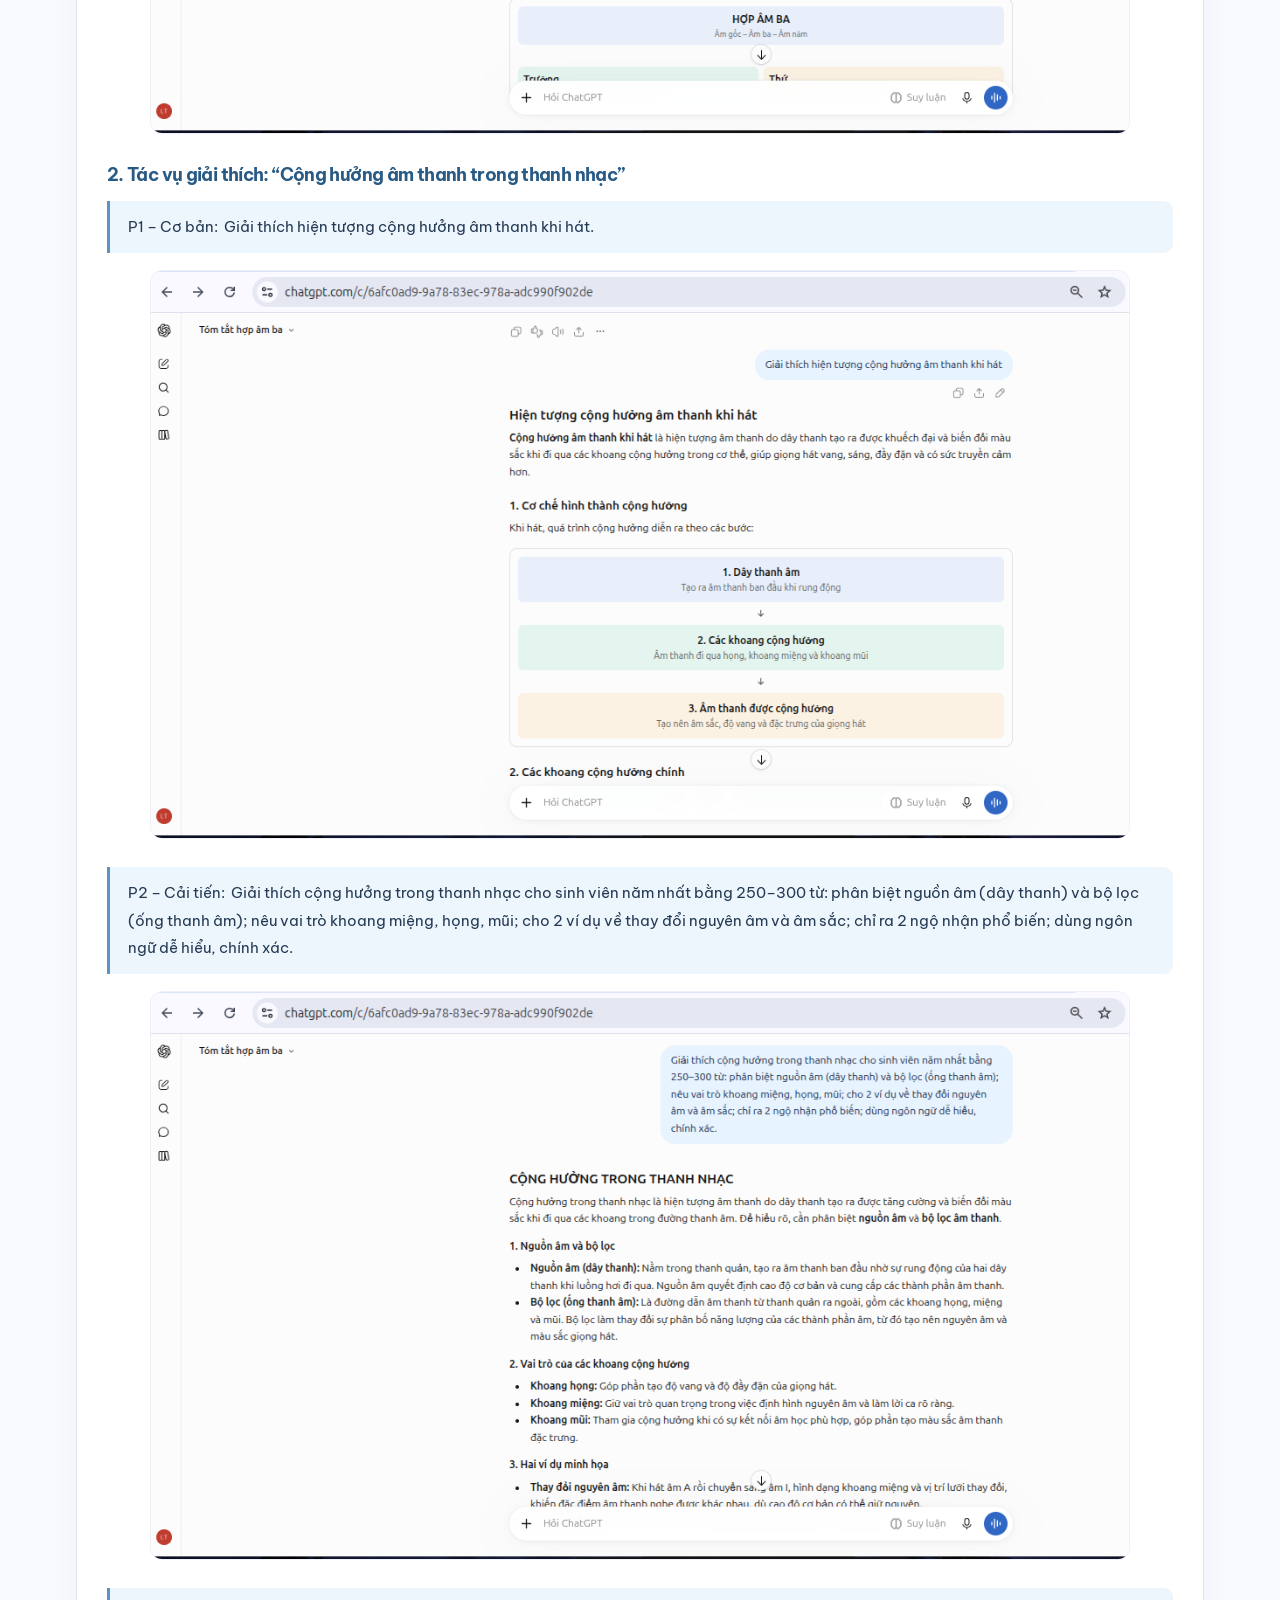
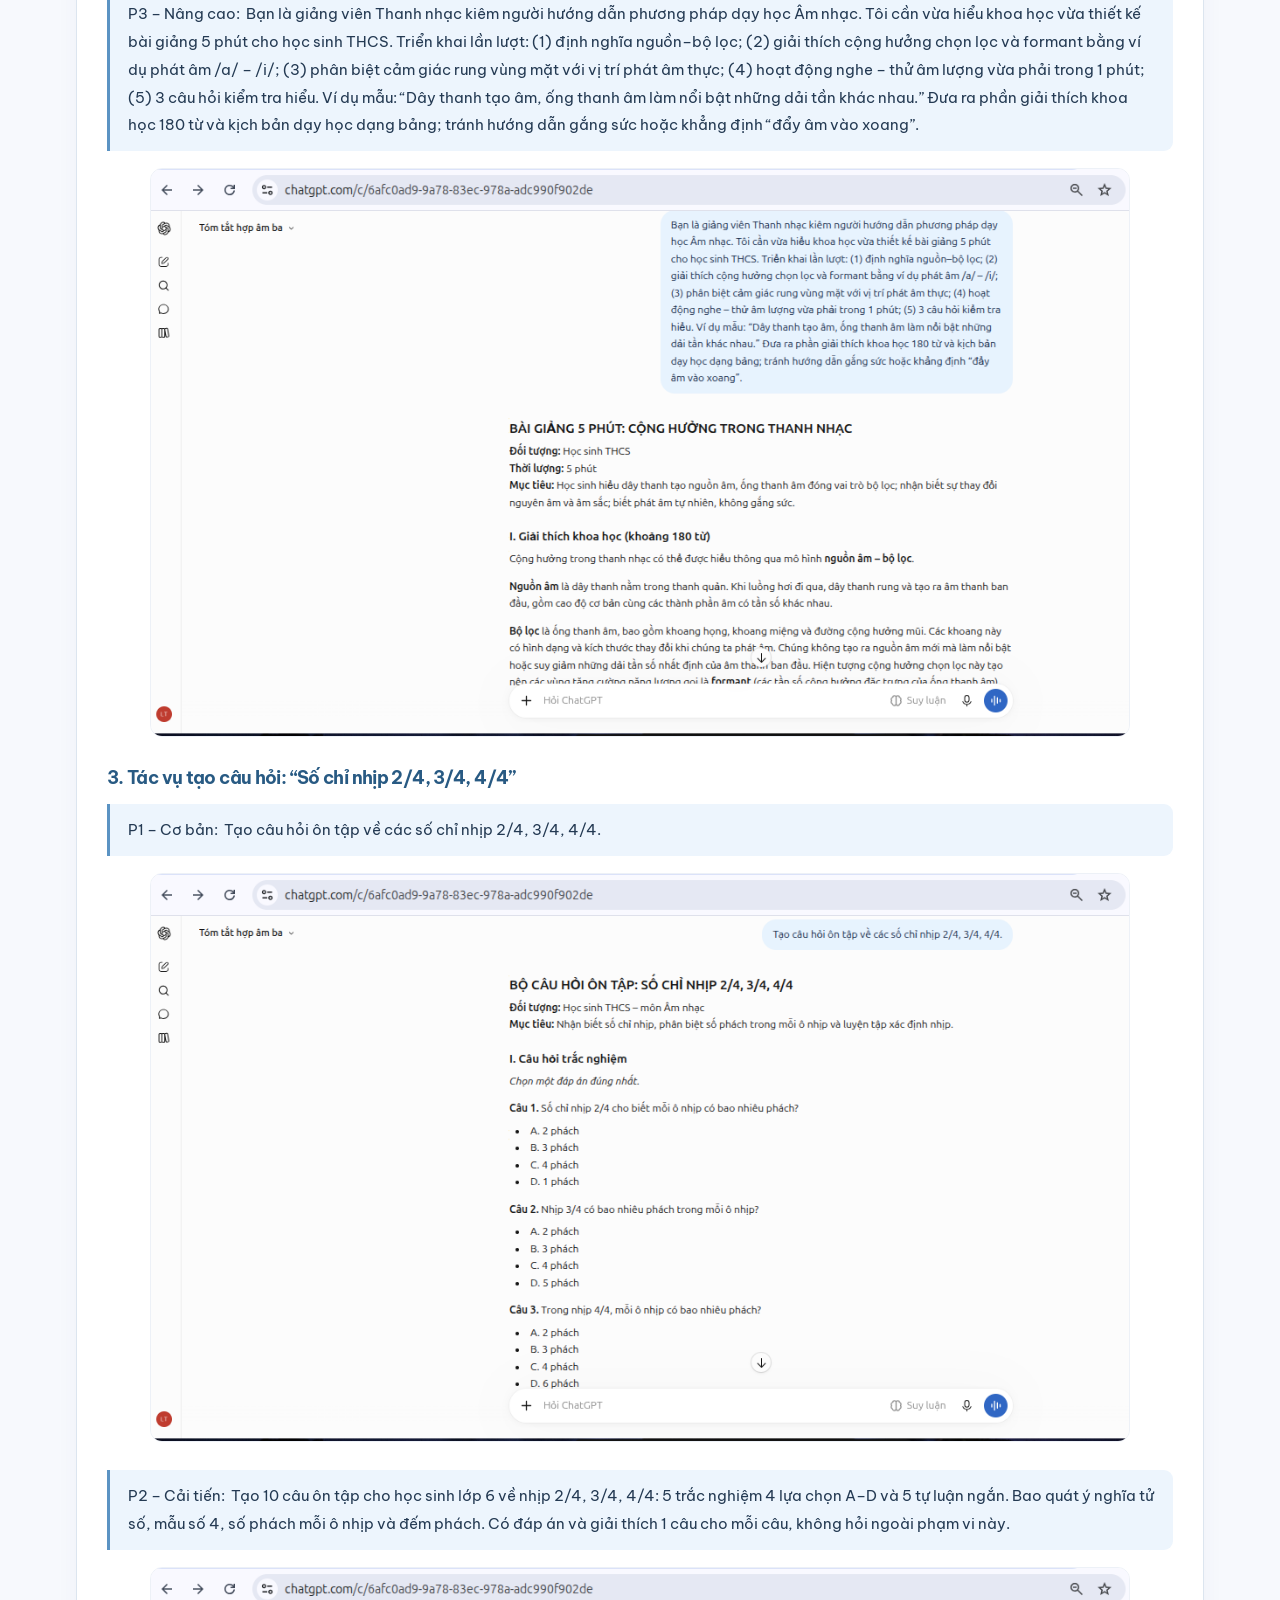
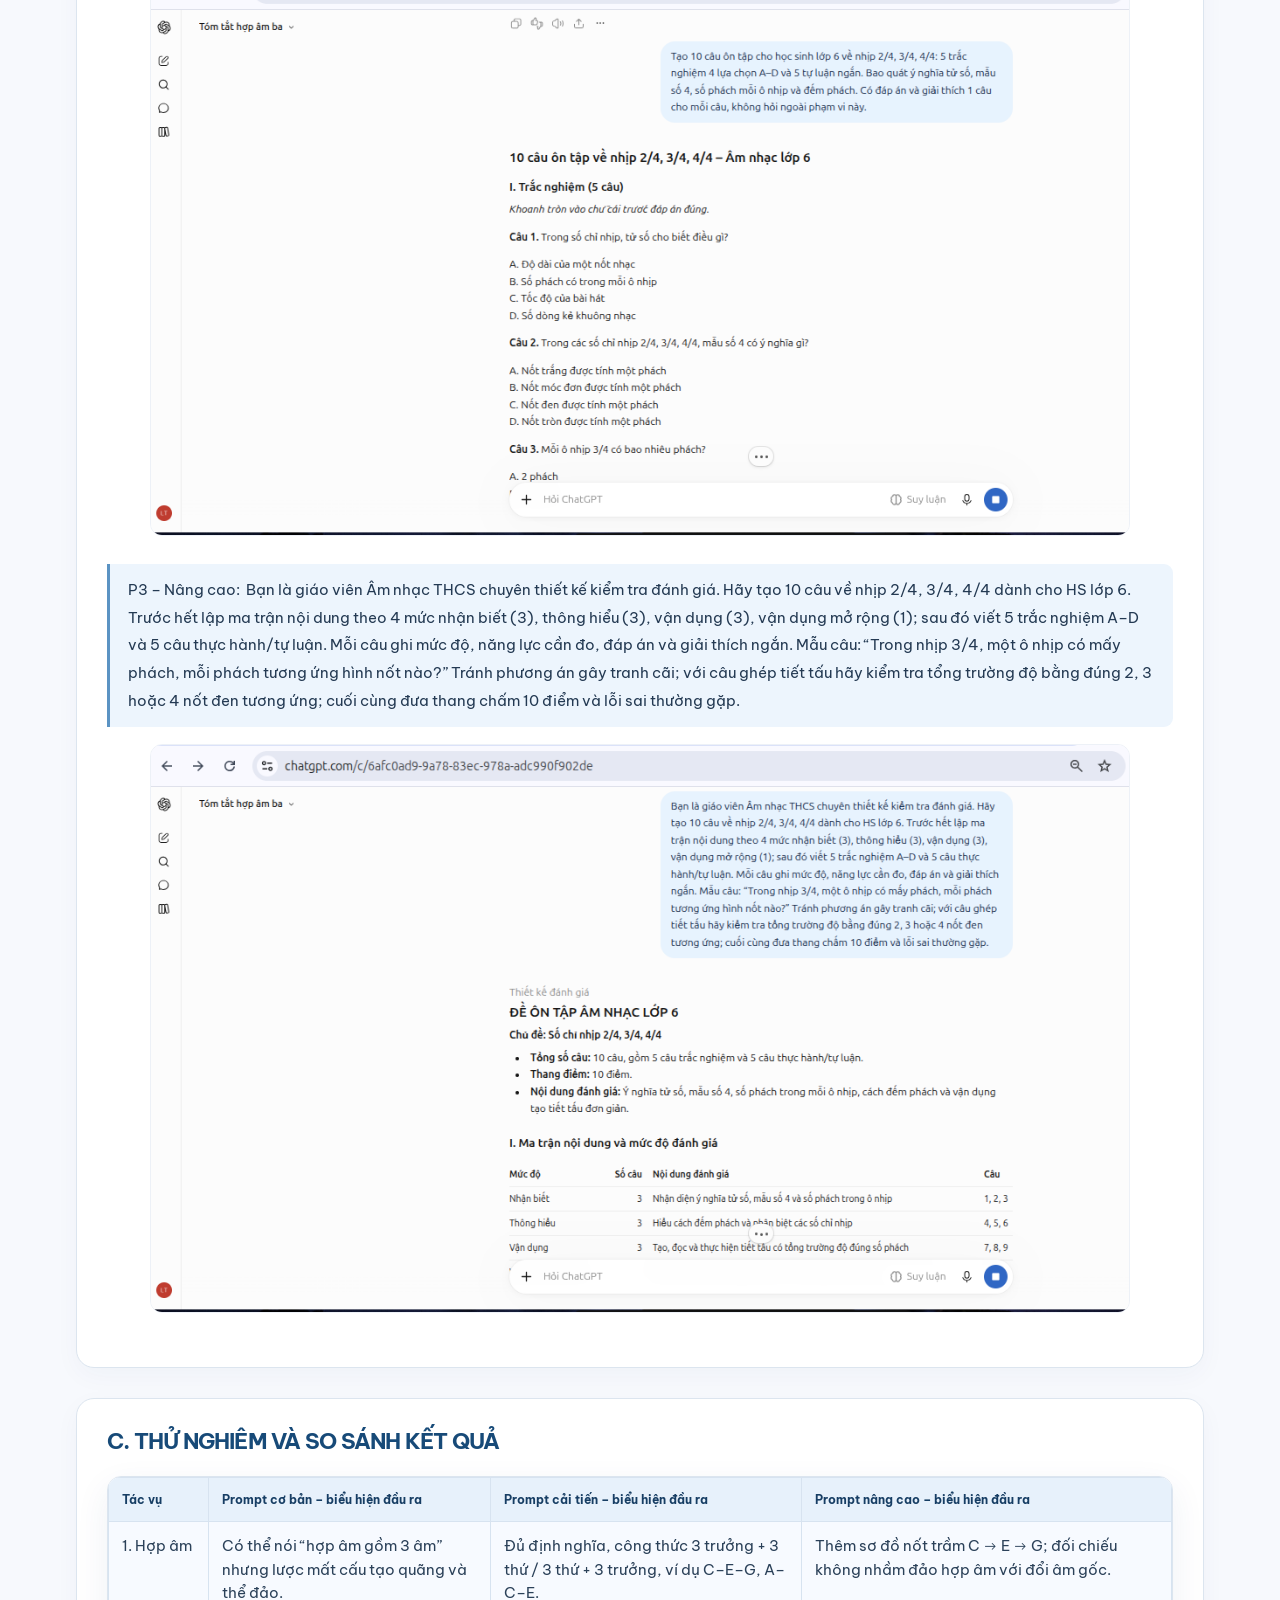
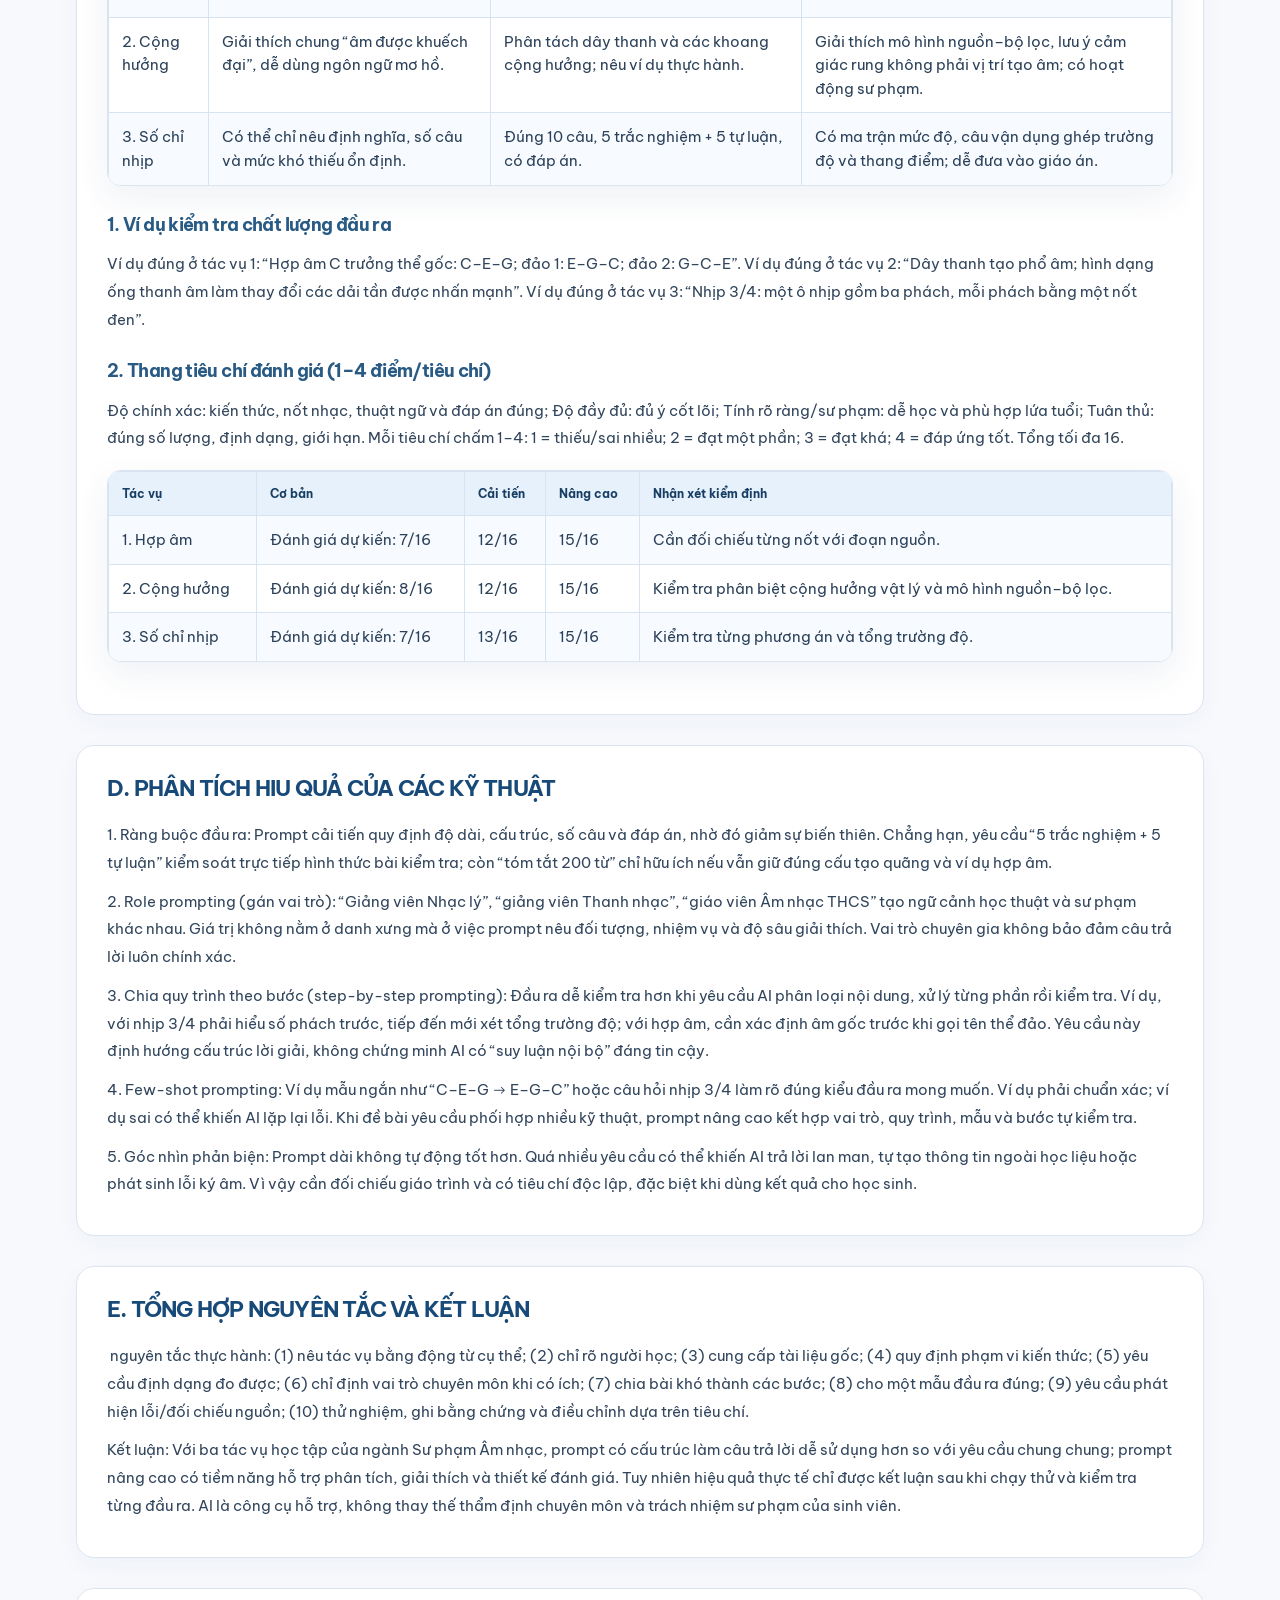
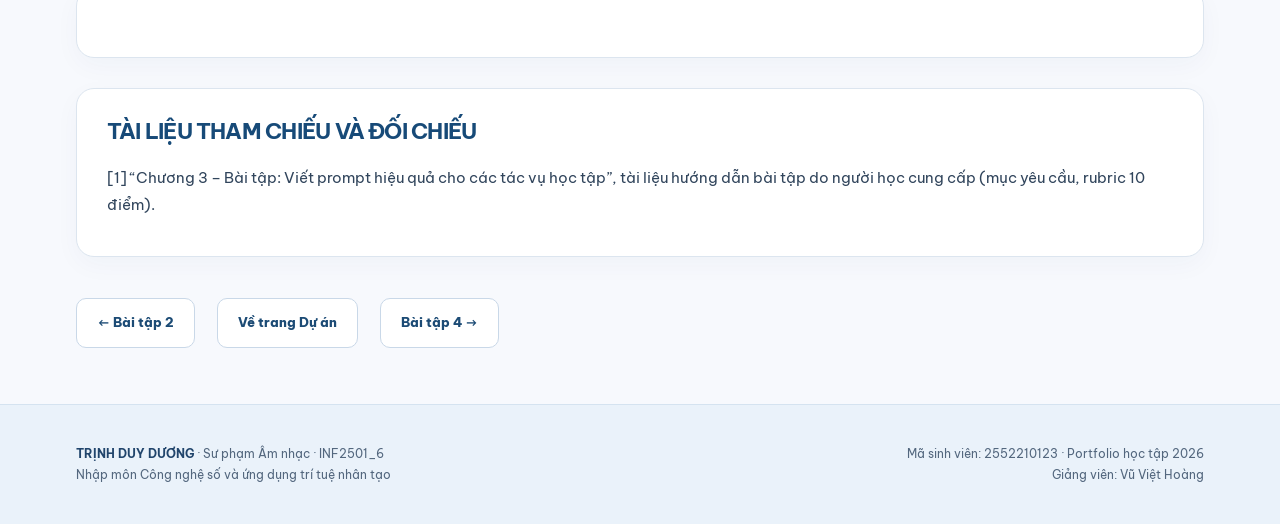
<file: baitap3.html>
<!DOCTYPE html>

<html lang="vi"><head><meta charset="utf-8"/><meta content="width=device-width, initial-scale=1" name="viewport"/><meta content="Portfolio học phần Công nghệ số và AI – Trịnh Duy Dương" name="description"/><title>Bài tập 3 – Phân tích hiệu quả kỹ thuật viết Prompt | Trịnh Duy Dương 2552210123</title><link href="style.css" rel="stylesheet"/><script defer="True" src="assets/evidence.js"></script><style>
.bt3-head{padding:42px 38px;background:linear-gradient(125deg,rgba(48,91,139,.24),rgba(21,31,50,.5));border:1px solid rgba(155,185,220,.19);border-radius:20px;margin:24px 0 32px}
.bt3-head .eyebrow{letter-spacing:.16em;font-size:.8rem;color:#9bc8ed;text-transform:uppercase}
.bt3-head h1{font-size:clamp(1.4rem,3vw,2.4rem);line-height:1.32;margin:12px 0}.bt3-head p{font-size:1.04rem;line-height:1.65}
.bt3-section{margin:30px 0;padding:26px 30px;border:1px solid rgba(155,185,220,.17);border-radius:18px;background:rgba(255,255,255,.035)}
.bt3-section h2{font-size:1.38rem;line-height:1.5;color:#b8ddf7;margin:0 0 16px}.bt3-section h3{font-size:1.12rem;color:#d6eaff;margin:24px 0 12px;line-height:1.5}
.bt3-section p{line-height:1.85;white-space:pre-wrap;overflow-wrap:anywhere;margin:11px 0}
.bt3-section .bt3-prompt{border-left:3px solid #81bce9;padding:12px 18px;background:rgba(110,159,211,.08);border-radius:0 9px 9px 0}
.bt3-section figure{margin:17px auto 28px;max-width:980px}.bt3-section figure img{display:block;width:100%;height:auto;border:1px solid rgba(175,196,219,.23);border-radius:12px}
.bt3-section .tablewrap{overflow-x:auto;margin:18px 0 26px}.bt3-section table{width:100%;border-collapse:collapse;min-width:650px;font-size:.92rem}.bt3-section th,.bt3-section td{border:1px solid rgba(167,190,216,.32);padding:12px 13px;vertical-align:top;line-height:1.6;white-space:pre-wrap}.bt3-section th{background:rgba(105,157,207,.19);color:#e0f2ff;font-weight:700}
.bt3-nav{display:flex;flex-wrap:wrap;gap:12px;margin:32px 0 48px}@media(max-width:640px){.bt3-head{padding:26px 19px}.bt3-section{padding:20px 16px}}
</style></head><body><header><div class="wrap nav"><a class="brand" href="index.html">TRỊNH DUY DƯƠNG <span class="brand-id">2552210123</span></a><nav class="links"><a href="index.html">Giới thiệu</a><details class="project-menu current-section"><summary>Dự án</summary><div class="project-submenu"><a href="projects.html">Tất cả dự án</a><a href="baitap1.html">Bài tập 1</a><a href="baitap2.html">Bài tập 2</a><a class="active" href="baitap3.html">Bài tập 3</a><a href="baitap4.html">Bài tập 4</a><a href="baitap5.html">Bài tập 5</a><a href="baitap6.html">Bài tập 6</a></div></details><a href="conclusion.html">Tổng kết</a></nav></div></header><main class="wrap"><div class="bt3-head"><div class="eyebrow">03 / Viết prompt hiệu quả</div><h1>BÁO CÁO BÀI TẬP CHƯƠNG 3</h1><p>PHÂN TÍCH HIỆU QUẢ CỦA CÁC KỸ THUẬT VIẾT PROMPT
TRONG HỌC TẬP VÀ DẠY HỌC ÂM NHẠC</p></div><section class="bt3-section"><p>BÁO CÁO BÀI TẬP CHƯƠNG 3</p><p>PHÂN TÍCH HIỆU QUẢ CỦA CÁC KỸ THUẬT VIẾT PROMPT
TRONG HỌC TẬP VÀ DẠY HỌC ÂM NHẠC</p></section><section class="bt3-section"><h2>A. MỤC TIÊU, QUY TRÌNH VÀ LỰA CHỌN TÁC VỤ</h2><p>Mục tiêu: Rèn luyện cách thiết kế câu lệnh AI theo ba mức (cơ bản – cải tiến – nâng cao); so sánh chất lượng đầu ra; từ đó ứng dụng AI đúng mục đích trong học Nhạc lý, Thanh nhạc và thiết kế hoạt động kiểm tra đánh giá ở trường phổ thông.</p><p>Quy trình: (1) Chọn cùng một nội dung đầu vào cho mỗi tác vụ; (2) viết 3 prompt với mức độ ràng buộc tăng dần; (3) chạy độc lập trên ChatGPT, lưu prompt và phản hồi; (4) đối chiếu bằng 4 tiêu chí.</p><div class="tablewrap"><table><tr><th>Tác vụ</th><th>Mục tiêu học tập</th><th>Thách thức và yêu cầu đầu ra</th></tr><tr><td>1. Tóm tắt tài liệu hợp âm</td><td>Nắm cấu tạo hợp âm ba trưởng/thứ và hai thể đảo; ghi nhớ để đệm đàn, phân tích bản nhạc.</td><td>Không nhầm quãng 3 trưởng/thứ, âm gốc với nốt trầm; giữ đủ ví dụ nốt nhạc và ý cốt lõi.</td></tr><tr><td>2. Giải thích cộng hưởng thanh nhạc</td><td>Hiểu mối liên hệ nguồn âm – bộ lọc ống thanh âm – cộng hưởng; biết diễn giải cho người học.</td><td>Tránh khẳng định sai rằng chỉ “hát vào đầu/ngực” là tạo âm; liên hệ thực hành an toàn.</td></tr><tr><td>3. Tạo câu hỏi số chỉ nhịp</td><td>Thiết kế 10 câu ôn tập nhịp 2/4, 3/4, 4/4 cho HS lớp 6.</td><td>Cân bằng nhận biết–vận dụng, đáp án một nghĩa, ví dụ tiết tấu đúng số phách.</td></tr></table></div></section><section class="bt3-section"><h2>B. XÂY DỰNG PHIÊN BẢN PROMPT</h2><h3>1. Tác vụ tóm tắt: “Hợp âm ba trưởng, thứ và thể đảo”</h3><p class="bt3-prompt">P1 – Cơ bản:  Hãy tóm tắt tài liệu về hợp âm ba này.</p><figure><img alt="Ảnh minh chứng trong tài liệu Word Bài tập 3" loading="lazy" src="assets/BT3_MinhChung_01.png"/></figure><p class="bt3-prompt">P2 – Cải tiến:  Tóm tắt học liệu đính kèm trong 180–220 từ cho sinh viên Sư phạm Âm nhạc. Chia thành: (1) định nghĩa; (2) hợp âm ba trưởng/thứ và cấu tạo quãng; (3) thể gốc, đảo 1, đảo 2; (4) hai ví dụ C–E–G và A–C–E; (5) 3 ý cần nhớ. Dùng gạch đầu dòng; không thêm kiến thức ngoài tài liệu.</p><figure><img alt="Ảnh minh chứng trong tài liệu Word Bài tập 3" loading="lazy" src="assets/BT3_MinhChung_02.png"/></figure><p class="bt3-prompt">P3 – Nâng cao:  Bạn là giảng viên Nhạc lý cơ bản. Tôi chuẩn bị kiểm tra phân tích hợp âm và đệm đàn. Chỉ căn cứ học liệu đính kèm. Hãy thực hiện theo trình tự: xác định chủ đề → lập sơ đồ ý chính → đối chiếu từng thuật ngữ và nốt nhạc → xuất bản tóm tắt 200 từ có 4 mục (cấu tạo; phân biệt trưởng/thứ; thể đảo; ứng dụng). Ví dụ cách diễn đạt mong muốn: “C trưởng = C–E–G; đảo 1 = E–G–C, nốt trầm đổi nhưng âm gốc vẫn là C.” Kết thúc bằng bảng 3 hàng “vị trí nốt trầm – ví dụ C trưởng” và 3 lỗi dễ nhầm; tự kiểm tra không tự thêm dữ kiện.</p><figure><img alt="Ảnh minh chứng trong tài liệu Word Bài tập 3" loading="lazy" src="assets/BT3_MinhChung_03.png"/></figure><h3>2. Tác vụ giải thích: “Cộng hưởng âm thanh trong thanh nhạc”</h3><p class="bt3-prompt">P1 – Cơ bản:  Giải thích hiện tượng cộng hưởng âm thanh khi hát.</p><figure><img alt="Ảnh minh chứng trong tài liệu Word Bài tập 3" loading="lazy" src="assets/BT3_MinhChung_04.png"/></figure><p class="bt3-prompt">P2 – Cải tiến:  Giải thích cộng hưởng trong thanh nhạc cho sinh viên năm nhất bằng 250–300 từ: phân biệt nguồn âm (dây thanh) và bộ lọc (ống thanh âm); nêu vai trò khoang miệng, họng, mũi; cho 2 ví dụ về thay đổi nguyên âm và âm sắc; chỉ ra 2 ngộ nhận phổ biến; dùng ngôn ngữ dễ hiểu, chính xác.</p><figure><img alt="Ảnh minh chứng trong tài liệu Word Bài tập 3" loading="lazy" src="assets/BT3_MinhChung_05.png"/></figure><p class="bt3-prompt">P3 – Nâng cao:  Bạn là giảng viên Thanh nhạc kiêm người hướng dẫn phương pháp dạy học Âm nhạc. Tôi cần vừa hiểu khoa học vừa thiết kế bài giảng 5 phút cho học sinh THCS. Triển khai lần lượt: (1) định nghĩa nguồn–bộ lọc; (2) giải thích cộng hưởng chọn lọc và formant bằng ví dụ phát âm /a/ – /i/; (3) phân biệt cảm giác rung vùng mặt với vị trí phát âm thực; (4) hoạt động nghe – thử âm lượng vừa phải trong 1 phút; (5) 3 câu hỏi kiểm tra hiểu. Ví dụ mẫu: “Dây thanh tạo âm, ống thanh âm làm nổi bật những dải tần khác nhau.” Đưa ra phần giải thích khoa học 180 từ và kịch bản dạy học dạng bảng; tránh hướng dẫn gắng sức hoặc khẳng định “đẩy âm vào xoang”.</p><figure><img alt="Ảnh minh chứng trong tài liệu Word Bài tập 3" loading="lazy" src="assets/BT3_MinhChung_06.png"/></figure><h3>3. Tác vụ tạo câu hỏi: “Số chỉ nhịp 2/4, 3/4, 4/4”</h3><p class="bt3-prompt">P1 – Cơ bản:  Tạo câu hỏi ôn tập về các số chỉ nhịp 2/4, 3/4, 4/4.</p><figure><img alt="Ảnh minh chứng trong tài liệu Word Bài tập 3" loading="lazy" src="assets/BT3_MinhChung_07.png"/></figure><p class="bt3-prompt">P2 – Cải tiến:  Tạo 10 câu ôn tập cho học sinh lớp 6 về nhịp 2/4, 3/4, 4/4: 5 trắc nghiệm 4 lựa chọn A–D và 5 tự luận ngắn. Bao quát ý nghĩa tử số, mẫu số 4, số phách mỗi ô nhịp và đếm phách. Có đáp án và giải thích 1 câu cho mỗi câu, không hỏi ngoài phạm vi này.</p><figure><img alt="Ảnh minh chứng trong tài liệu Word Bài tập 3" loading="lazy" src="assets/BT3_MinhChung_08.png"/></figure><p class="bt3-prompt">P3 – Nâng cao:  Bạn là giáo viên Âm nhạc THCS chuyên thiết kế kiểm tra đánh giá. Hãy tạo 10 câu về nhịp 2/4, 3/4, 4/4 dành cho HS lớp 6. Trước hết lập ma trận nội dung theo 4 mức nhận biết (3), thông hiểu (3), vận dụng (3), vận dụng mở rộng (1); sau đó viết 5 trắc nghiệm A–D và 5 câu thực hành/tự luận. Mỗi câu ghi mức độ, năng lực cần đo, đáp án và giải thích ngắn. Mẫu câu: “Trong nhịp 3/4, một ô nhịp có mấy phách, mỗi phách tương ứng hình nốt nào?” Tránh phương án gây tranh cãi; với câu ghép tiết tấu hãy kiểm tra tổng trường độ bằng đúng 2, 3 hoặc 4 nốt đen tương ứng; cuối cùng đưa thang chấm 10 điểm và lỗi sai thường gặp.</p><figure><img alt="Ảnh minh chứng trong tài liệu Word Bài tập 3" loading="lazy" src="assets/BT3_MinhChung_09.png"/></figure></section><section class="bt3-section"><h2>C. THỬ NGHIÊM VÀ SO SÁNH KẾT QUẢ</h2><div class="tablewrap"><table><tr><th>Tác vụ</th><th>Prompt cơ bản – biểu hiện đầu ra</th><th>Prompt cải tiến – biểu hiện đầu ra</th><th>Prompt nâng cao – biểu hiện đầu ra</th></tr><tr><td>1. Hợp âm</td><td>Có thể nói “hợp âm gồm 3 âm” nhưng lược mất cấu tạo quãng và thể đảo.</td><td>Đủ định nghĩa, công thức 3 trưởng + 3 thứ / 3 thứ + 3 trưởng, ví dụ C–E–G, A–C–E.</td><td>Thêm sơ đồ nốt trầm C → E → G; đối chiếu không nhầm đảo hợp âm với đổi âm gốc.</td></tr><tr><td>2. Cộng hưởng</td><td>Giải thích chung “âm được khuếch đại”, dễ dùng ngôn ngữ mơ hồ.</td><td>Phân tách dây thanh và các khoang cộng hưởng; nêu ví dụ thực hành.</td><td>Giải thích mô hình nguồn–bộ lọc, lưu ý cảm giác rung không phải vị trí tạo âm; có hoạt động sư phạm.</td></tr><tr><td>3. Số chỉ nhịp</td><td>Có thể chỉ nêu định nghĩa, số câu và mức khó thiếu ổn định.</td><td>Đúng 10 câu, 5 trắc nghiệm + 5 tự luận, có đáp án.</td><td>Có ma trận mức độ, câu vận dụng ghép trường độ và thang điểm; dễ đưa vào giáo án.</td></tr></table></div><h3>1. Ví dụ kiểm tra chất lượng đầu ra</h3><p>Ví dụ đúng ở tác vụ 1: “Hợp âm C trưởng thể gốc: C–E–G; đảo 1: E–G–C; đảo 2: G–C–E”. Ví dụ đúng ở tác vụ 2: “Dây thanh tạo phổ âm; hình dạng ống thanh âm làm thay đổi các dải tần được nhấn mạnh”. Ví dụ đúng ở tác vụ 3: “Nhịp 3/4: một ô nhịp gồm ba phách, mỗi phách bằng một nốt đen”.</p><h3>2. Thang tiêu chí đánh giá (1–4 điểm/tiêu chí)</h3><p>Độ chính xác: kiến thức, nốt nhạc, thuật ngữ và đáp án đúng; Độ đầy đủ: đủ ý cốt lõi; Tính rõ ràng/sư phạm: dễ học và phù hợp lứa tuổi; Tuân thủ: đúng số lượng, định dạng, giới hạn. Mỗi tiêu chí chấm 1–4: 1 = thiếu/sai nhiều; 2 = đạt một phần; 3 = đạt khá; 4 = đáp ứng tốt. Tổng tối đa 16.</p><div class="tablewrap"><table><tr><th>Tác vụ</th><th>Cơ bản</th><th>Cải tiến</th><th>Nâng cao</th><th>Nhận xét kiểm định</th></tr><tr><td>1. Hợp âm</td><td>Đánh giá dự kiến: 7/16</td><td>12/16</td><td>15/16</td><td>Cần đối chiếu từng nốt với đoạn nguồn.</td></tr><tr><td>2. Cộng hưởng</td><td>Đánh giá dự kiến: 8/16</td><td>12/16</td><td>15/16</td><td>Kiểm tra phân biệt cộng hưởng vật lý và mô hình nguồn–bộ lọc.</td></tr><tr><td>3. Số chỉ nhịp</td><td>Đánh giá dự kiến: 7/16</td><td>13/16</td><td>15/16</td><td>Kiểm tra từng phương án và tổng trường độ.</td></tr></table></div></section><section class="bt3-section"><h2>D. PHÂN TÍCH HIU QUẢ CỦA CÁC KỸ THUẬT</h2><p>1. Ràng buộc đầu ra: Prompt cải tiến quy định độ dài, cấu trúc, số câu và đáp án, nhờ đó giảm sự biến thiên. Chẳng hạn, yêu cầu “5 trắc nghiệm + 5 tự luận” kiểm soát trực tiếp hình thức bài kiểm tra; còn “tóm tắt 200 từ” chỉ hữu ích nếu vẫn giữ đúng cấu tạo quãng và ví dụ hợp âm.</p><p>2. Role prompting (gán vai trò): “Giảng viên Nhạc lý”, “giảng viên Thanh nhạc”, “giáo viên Âm nhạc THCS” tạo ngữ cảnh học thuật và sư phạm khác nhau. Giá trị không nằm ở danh xưng mà ở việc prompt nêu đối tượng, nhiệm vụ và độ sâu giải thích. Vai trò chuyên gia không bảo đảm câu trả lời luôn chính xác.</p><p>3. Chia quy trình theo bước (step-by-step prompting): Đầu ra dễ kiểm tra hơn khi yêu cầu AI phân loại nội dung, xử lý từng phần rồi kiểm tra. Ví dụ, với nhịp 3/4 phải hiểu số phách trước, tiếp đến mới xét tổng trường độ; với hợp âm, cần xác định âm gốc trước khi gọi tên thể đảo. Yêu cầu này định hướng cấu trúc lời giải, không chứng minh AI có “suy luận nội bộ” đáng tin cậy.</p><p>4. Few-shot prompting: Ví dụ mẫu ngắn như “C–E–G → E–G–C” hoặc câu hỏi nhịp 3/4 làm rõ đúng kiểu đầu ra mong muốn. Ví dụ phải chuẩn xác; ví dụ sai có thể khiến AI lặp lại lỗi. Khi đề bài yêu cầu phối hợp nhiều kỹ thuật, prompt nâng cao kết hợp vai trò, quy trình, mẫu và bước tự kiểm tra.</p><p>5. Góc nhìn phản biện: Prompt dài không tự động tốt hơn. Quá nhiều yêu cầu có thể khiến AI trả lời lan man, tự tạo thông tin ngoài học liệu hoặc phát sinh lỗi ký âm. Vì vậy cần đối chiếu giáo trình và có tiêu chí độc lập, đặc biệt khi dùng kết quả cho học sinh.</p></section><section class="bt3-section"><h2>E. TỔNG HỢP NGUYÊN TẮC VÀ KẾT LUẬN</h2><p> nguyên tắc thực hành: (1) nêu tác vụ bằng động từ cụ thể; (2) chỉ rõ người học; (3) cung cấp tài liệu gốc; (4) quy định phạm vi kiến thức; (5) yêu cầu định dạng đo được; (6) chỉ định vai trò chuyên môn khi có ích; (7) chia bài khó thành các bước; (8) cho một mẫu đầu ra đúng; (9) yêu cầu phát hiện lỗi/đối chiếu nguồn; (10) thử nghiệm, ghi bằng chứng và điều chỉnh dựa trên tiêu chí.</p><p>Kết luận: Với ba tác vụ học tập của ngành Sư phạm Âm nhạc, prompt có cấu trúc làm câu trả lời dễ sử dụng hơn so với yêu cầu chung chung; prompt nâng cao có tiềm năng hỗ trợ phân tích, giải thích và thiết kế đánh giá. Tuy nhiên hiệu quả thực tế chỉ được kết luận sau khi chạy thử và kiểm tra từng đầu ra. AI là công cụ hỗ trợ, không thay thế thẩm định chuyên môn và trách nhiệm sư phạm của sinh viên.</p></section><section class="bt3-section"><h2></h2></section><section class="bt3-section"><h2>TÀI LIỆU THAM CHIẾU VÀ ĐỐI CHIẾU</h2><p>[1] “Chương 3 – Bài tập: Viết prompt hiệu quả cho các tác vụ học tập”, tài liệu hướng dẫn bài tập do người học cung cấp (mục yêu cầu, rubric 10 điểm).</p></section><div class="bt3-nav"><a class="btn" href="baitap2.html">← Bài tập 2</a><a class="btn" href="projects.html">Về trang Dự án</a><a class="btn" href="baitap4.html">Bài tập 4 →</a></div></main><footer><div class="wrap footer-grid"><div><strong>TRỊNH DUY DƯƠNG</strong> · Sư phạm Âm nhạc · INF2501_6<br/>Nhập môn Công nghệ số và ứng dụng trí tuệ nhân tạo</div><div>Mã sinh viên: 2552210123 · Portfolio học tập 2026<br/>Giảng viên: Vũ Việt Hoàng</div></div></footer></body></html>
</file>
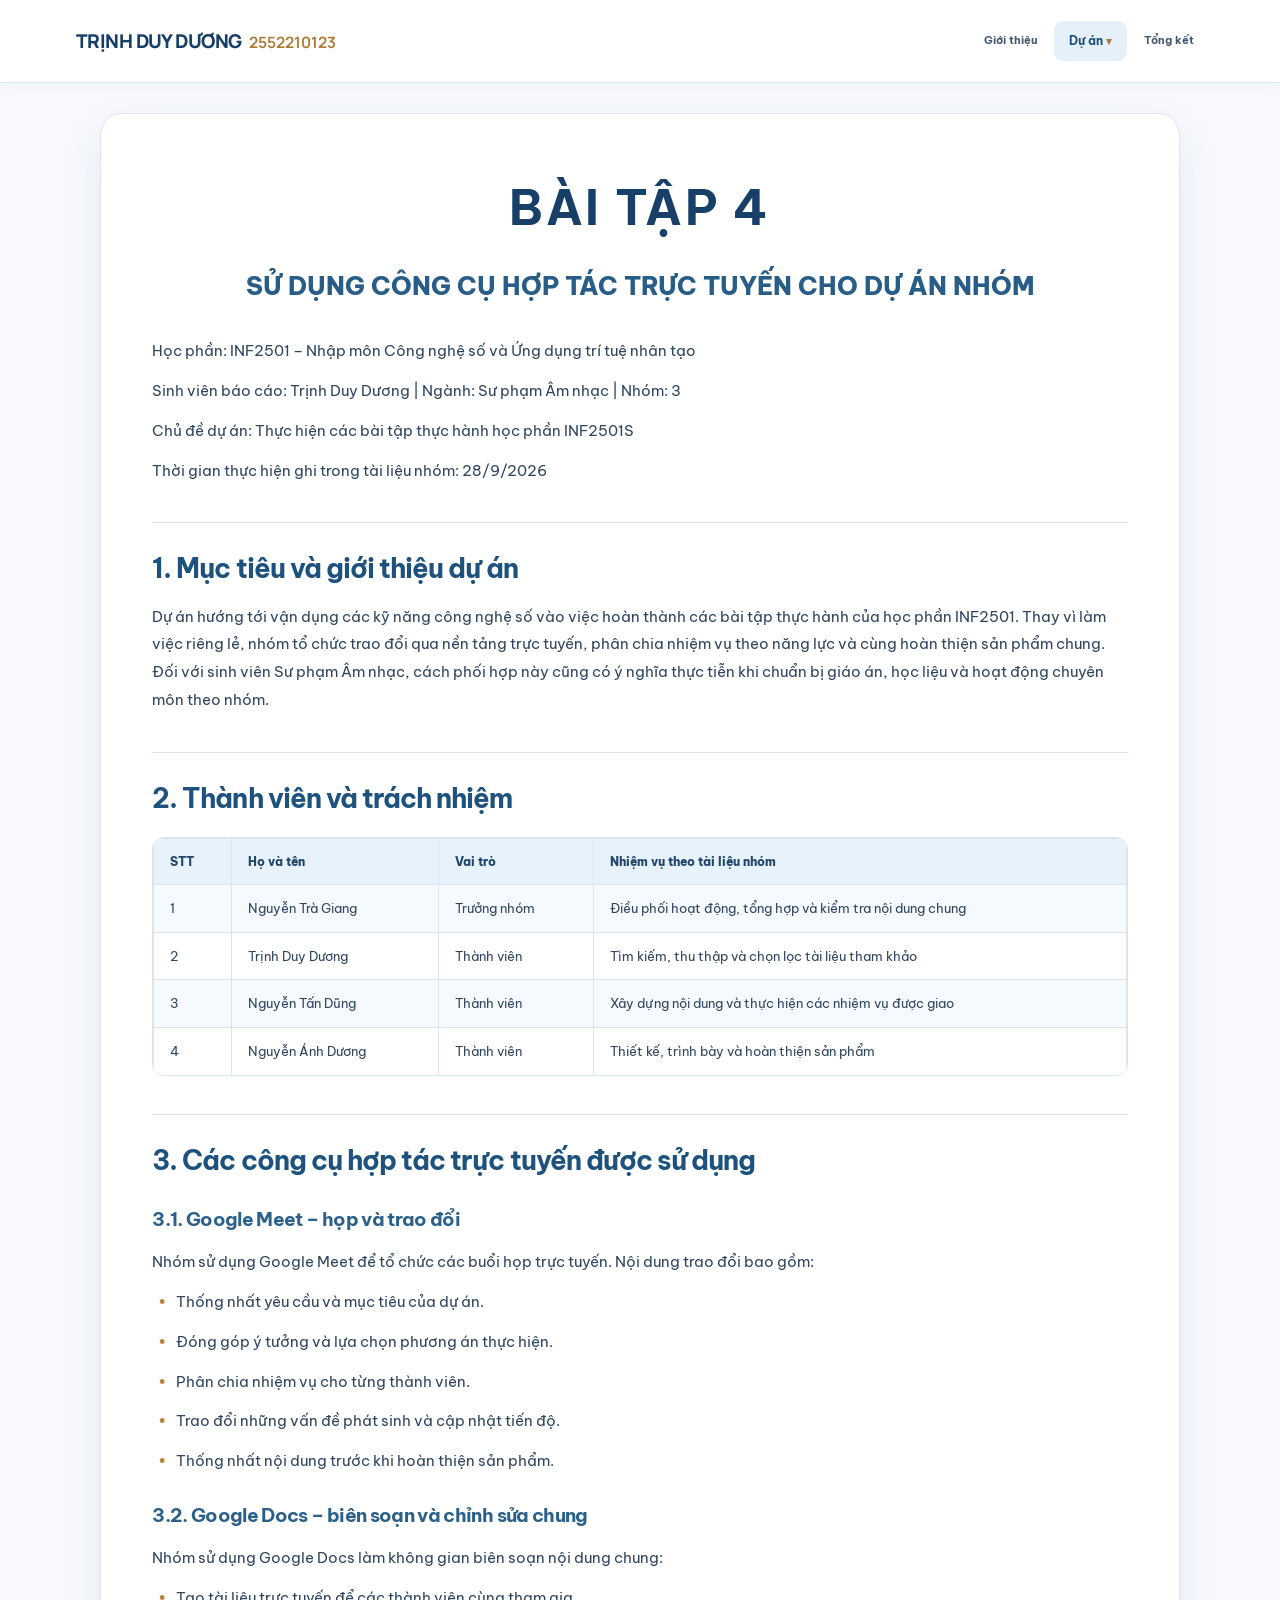
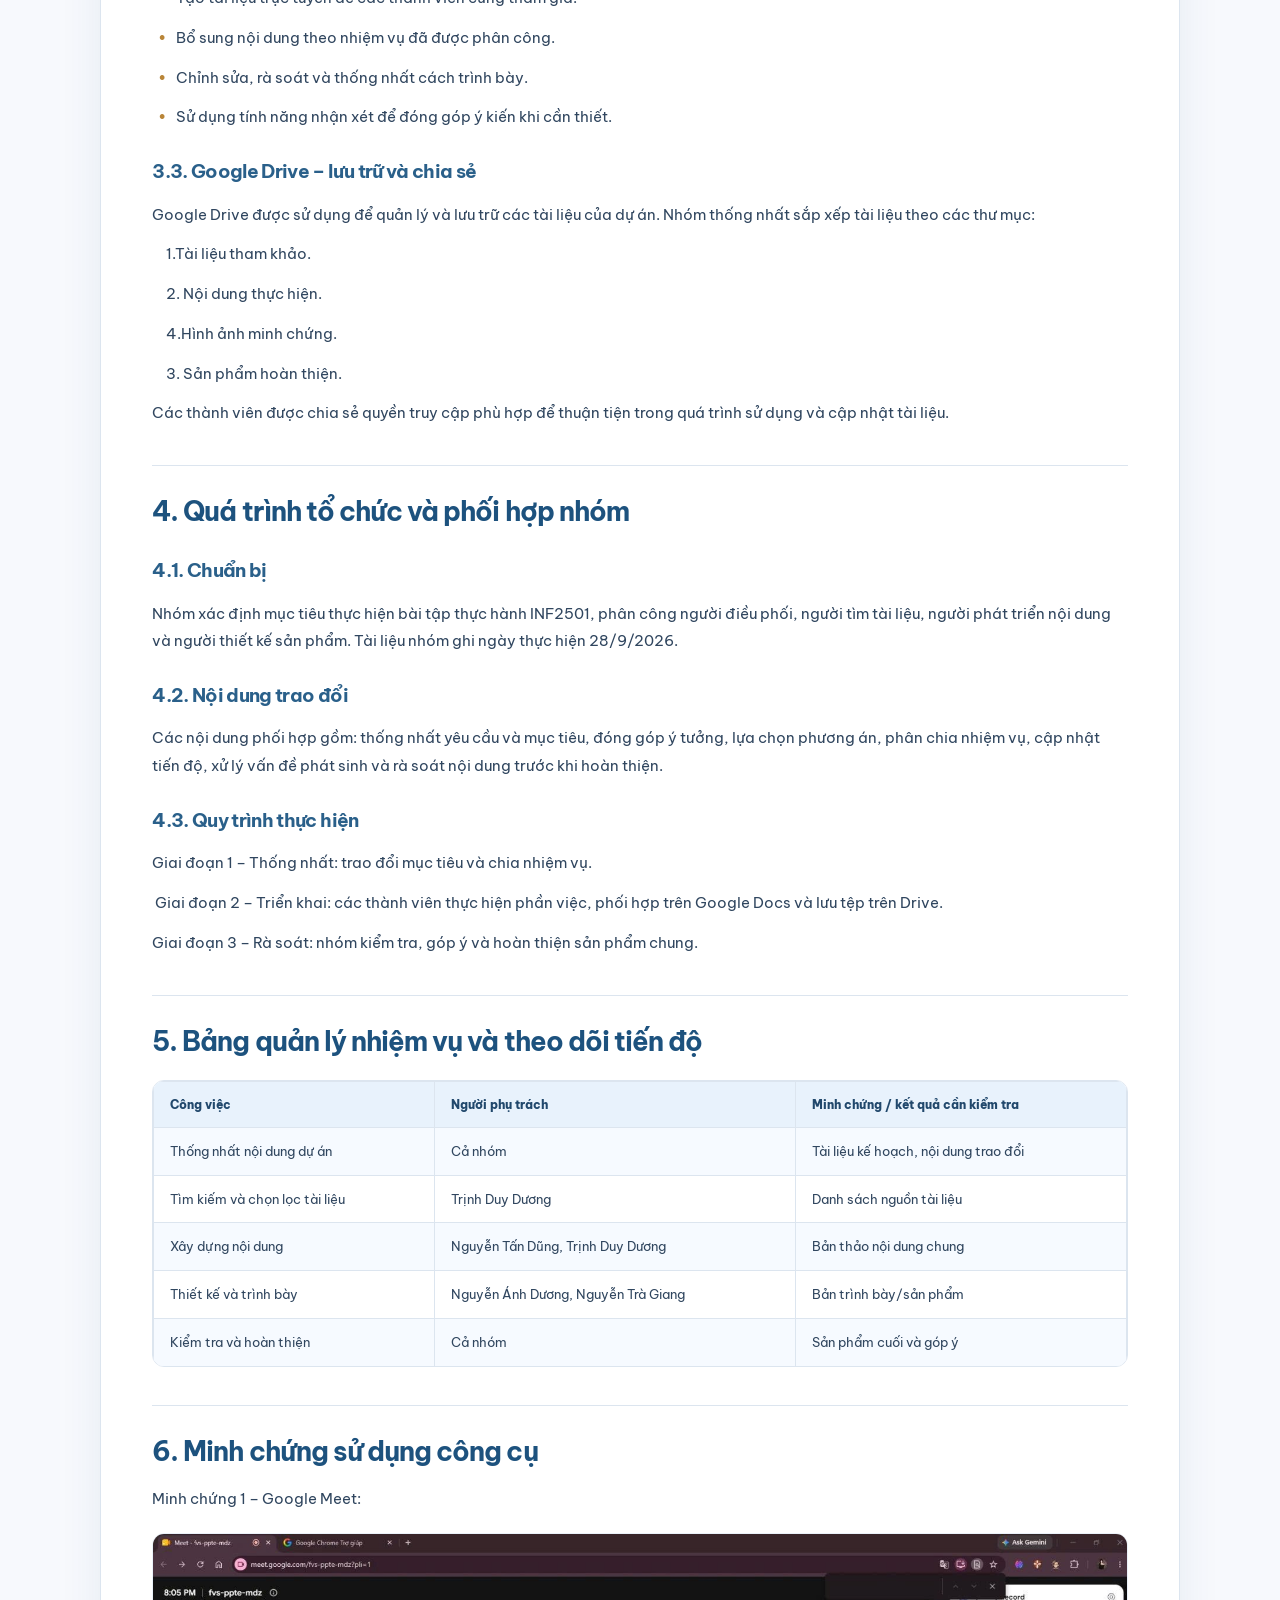
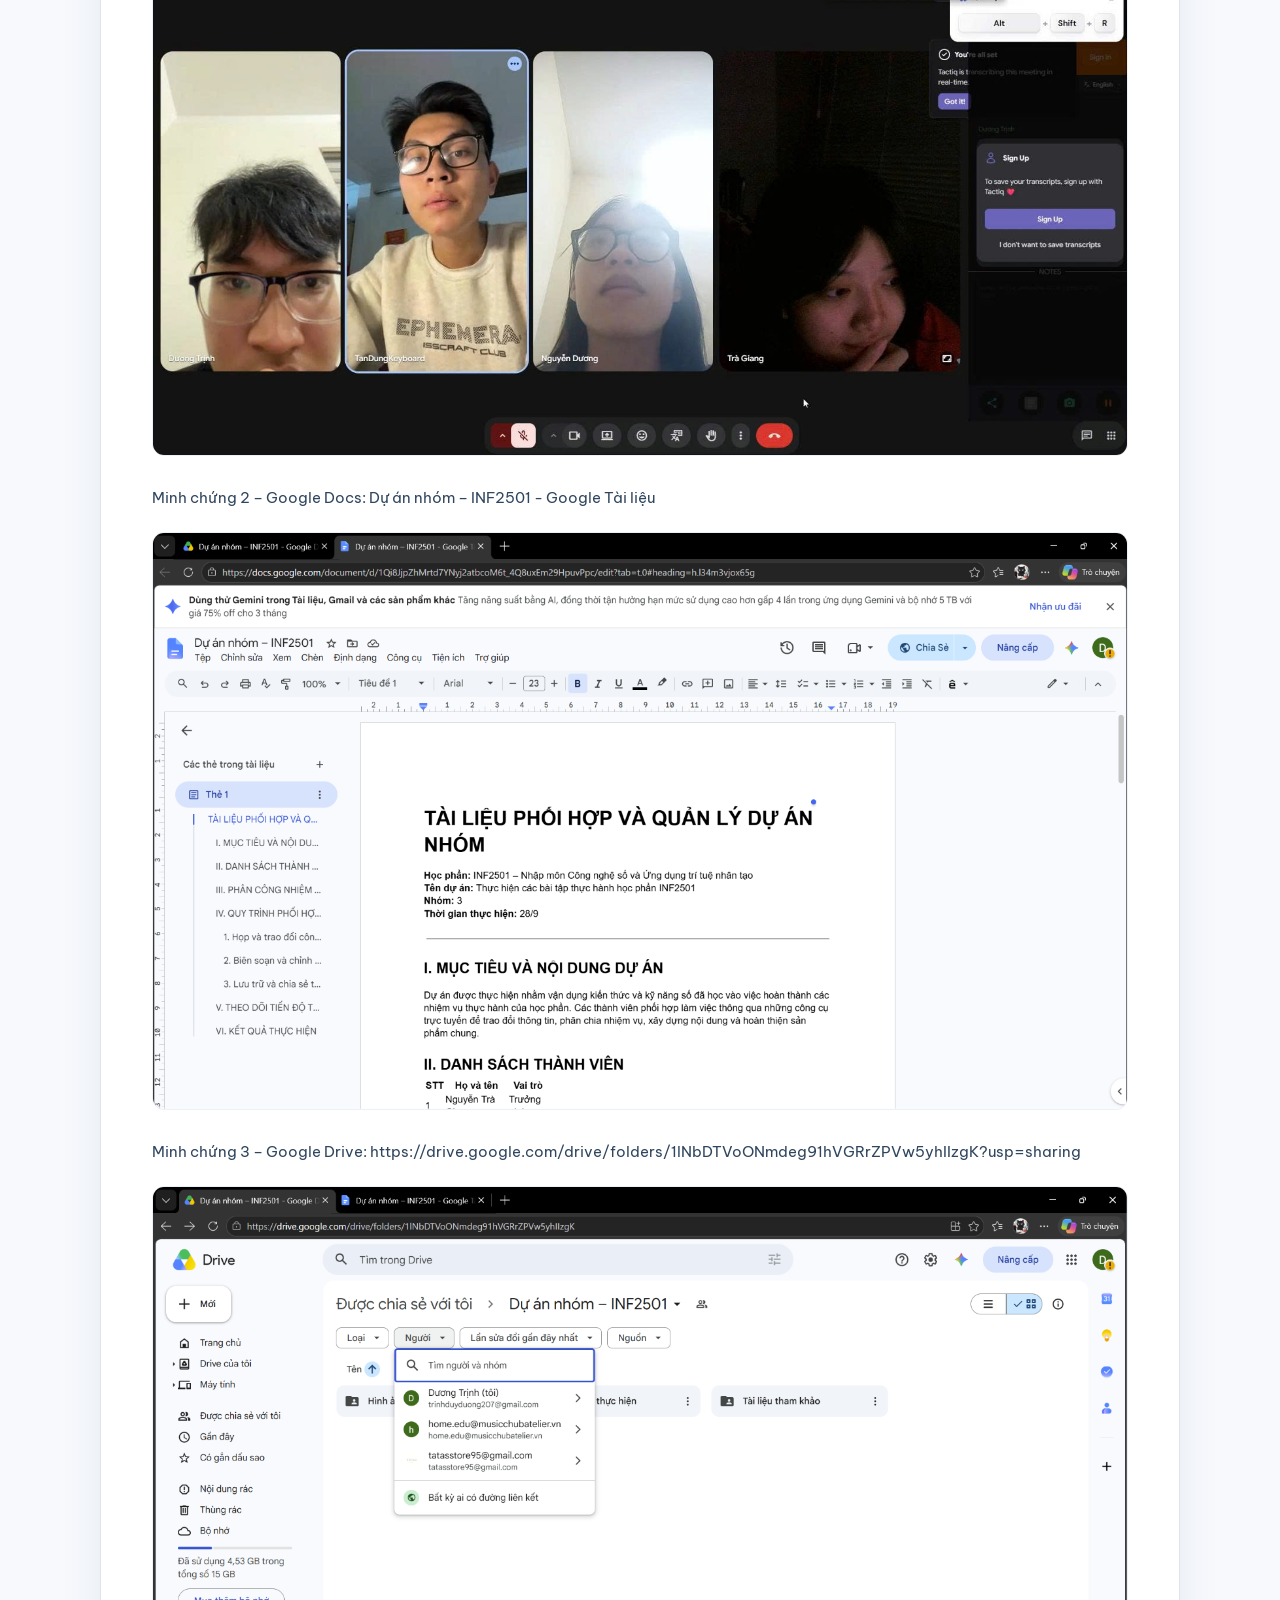
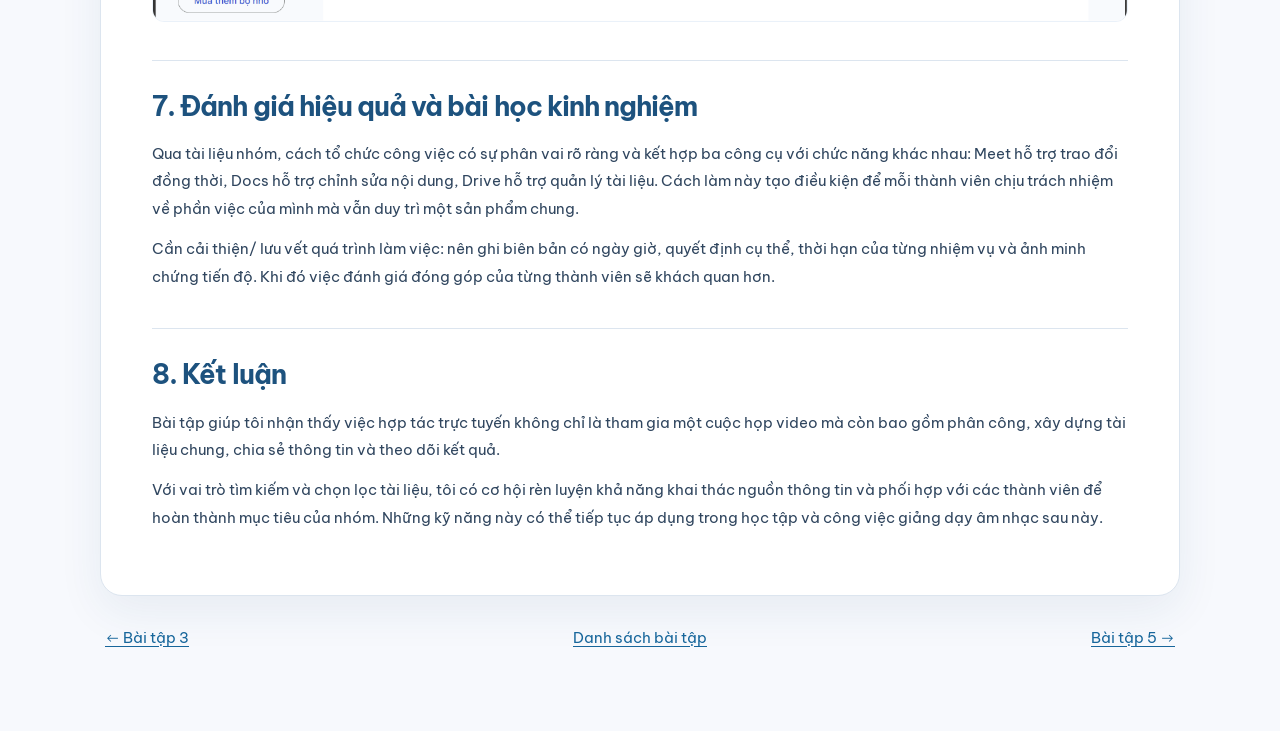
<file: baitap4.html>
<!DOCTYPE html>
<html lang="vi"><head><meta charset="utf-8"/><meta content="width=device-width,initial-scale=1" name="viewport"/><title>Bài tập 4 – Sử dụng công cụ hợp tác trực tuyến | Trịnh Duy Dương 2552210123</title><link href="style.css" rel="stylesheet"/><style>
/* Bài 4: nội dung và hình ảnh nguyên gốc từ tài liệu Word */
.bt4-word{max-width:1120px;margin:30px auto 80px;padding:0 20px;color:#e5edf6}
.bt4-word .bt4-sheet{background:linear-gradient(145deg,rgba(25,39,58,.98),rgba(16,27,42,.98));border:1px solid rgba(168,197,230,.2);border-radius:22px;padding:clamp(22px,4vw,55px);box-shadow:0 22px 70px rgba(0,0,0,.13)}
.bt4-word h1{text-align:center;font-size:clamp(2rem,4vw,3rem);color:#e8f5ff;margin:0 0 12px;letter-spacing:.05em}
.bt4-word .bt4-sheet>p:nth-child(2){font-weight:750;text-align:center;font-size:clamp(1.05rem,2.3vw,1.55rem);color:#c4e2ff;margin:0 0 28px}
.bt4-word h2{font-size:clamp(1.3rem,2.5vw,1.7rem);color:#c3e5ff;border-top:1px solid rgba(171,201,228,.17);padding-top:26px;margin:38px 0 15px;line-height:1.4}
.bt4-word h3{font-size:1.16rem;color:#b9d8f3;margin:24px 0 12px}
.bt4-word p{line-height:1.85;margin:12px 0;white-space:pre-wrap;overflow-wrap:anywhere}
.bt4-word .bt4-list{padding-left:24px;position:relative}.bt4-word .bt4-list:before{content:'•';position:absolute;left:6px;color:#91c5ed}
.bt4-word .bt4-numbered{padding-left:14px}
.bt4-word .bt4-tablewrap{overflow-x:auto;margin:20px 0 28px;border-radius:12px;border:1px solid rgba(168,197,230,.24)}
.bt4-word table{border-collapse:collapse;width:100%;min-width:620px}.bt4-word th,.bt4-word td{border:1px solid rgba(168,197,230,.24);padding:13px 16px;line-height:1.6;text-align:left;vertical-align:top;white-space:pre-wrap}.bt4-word th{background:#304862;color:#f0f7ff}
.bt4-word .bt4-photo{margin:20px 0 28px}.bt4-word .bt4-photo img{width:100%;max-width:100%;height:auto;display:block;border-radius:12px;border:1px solid rgba(168,197,230,.24);object-fit:contain}
.bt4-word a{color:#9ad3ff}
@media(max-width:700px){.bt4-word{padding:0 10px}.bt4-word .bt4-sheet{padding:22px 15px}.bt4-word th,.bt4-word td{padding:10px}}
</style></head><body><header><div class="wrap nav"><a class="brand" href="index.html">TRỊNH DUY DƯƠNG <span class="brand-id">2552210123</span></a><nav class="links"><a href="index.html">Giới thiệu</a><details class="project-menu current-section"><summary>Dự án</summary><div class="project-submenu"><a href="projects.html">Tất cả dự án</a><a href="baitap1.html">Bài tập 1</a><a href="baitap2.html">Bài tập 2</a><a href="baitap3.html">Bài tập 3</a><a class="active" href="baitap4.html">Bài tập 4</a><a href="baitap5.html">Bài tập 5</a><a href="baitap6.html">Bài tập 6</a></div></details><a href="conclusion.html">Tổng kết</a></nav></div></header><main class="bt4-word"><article class="bt4-sheet"><h1>BÀI TẬP 4</h1>
<p>SỬ DỤNG CÔNG CỤ HỢP TÁC TRỰC TUYẾN CHO DỰ ÁN NHÓM</p>
<p>Học phần: INF2501 – Nhập môn Công nghệ số và Ứng dụng trí tuệ nhân tạo</p>
<p>Sinh viên báo cáo: Trịnh Duy Dương | Ngành: Sư phạm Âm nhạc | Nhóm: 3</p>
<p>Chủ đề dự án: Thực hiện các bài tập thực hành học phần INF2501S</p>
<p>Thời gian thực hiện ghi trong tài liệu nhóm: 28/9/2026</p>
<h2>1. Mục tiêu và giới thiệu dự án</h2>
<p>Dự án hướng tới vận dụng các kỹ năng công nghệ số vào việc hoàn thành các bài tập thực hành của học phần INF2501. Thay vì làm việc riêng lẻ, nhóm tổ chức trao đổi qua nền tảng trực tuyến, phân chia nhiệm vụ theo năng lực và cùng hoàn thiện sản phẩm chung. Đối với sinh viên Sư phạm Âm nhạc, cách phối hợp này cũng có ý nghĩa thực tiễn khi chuẩn bị giáo án, học liệu và hoạt động chuyên môn theo nhóm.</p>
<h2>2. Thành viên và trách nhiệm</h2>
<div class="bt4-tablewrap"><table><tr><th>STT</th><th>Họ và tên</th><th>Vai trò</th><th>Nhiệm vụ theo tài liệu nhóm</th></tr><tr><td>1</td><td>Nguyễn Trà Giang</td><td>Trưởng nhóm</td><td>Điều phối hoạt động, tổng hợp và kiểm tra nội dung chung</td></tr><tr><td>2</td><td>Trịnh Duy Dương</td><td>Thành viên</td><td>Tìm kiếm, thu thập và chọn lọc tài liệu tham khảo</td></tr><tr><td>3</td><td>Nguyễn Tấn Dũng</td><td>Thành viên</td><td>Xây dựng nội dung và thực hiện các nhiệm vụ được giao</td></tr><tr><td>4</td><td>Nguyễn Ánh Dương</td><td>Thành viên</td><td>Thiết kế, trình bày và hoàn thiện sản phẩm</td></tr></table></div>
<h2>3. Các công cụ hợp tác trực tuyến được sử dụng</h2>
<h3>3.1. Google Meet – họp và trao đổi</h3>
<p>Nhóm sử dụng Google Meet để tổ chức các buổi họp trực tuyến. Nội dung trao đổi bao gồm:</p>
<p class="bt4-list">Thống nhất yêu cầu và mục tiêu của dự án.</p>
<p class="bt4-list">Đóng góp ý tưởng và lựa chọn phương án thực hiện.</p>
<p class="bt4-list">Phân chia nhiệm vụ cho từng thành viên.</p>
<p class="bt4-list">Trao đổi những vấn đề phát sinh và cập nhật tiến độ.</p>
<p class="bt4-list">Thống nhất nội dung trước khi hoàn thiện sản phẩm.</p>
<h3>3.2. Google Docs – biên soạn và chỉnh sửa chung</h3>
<p>Nhóm sử dụng Google Docs làm không gian biên soạn nội dung chung:</p>
<p class="bt4-list">Tạo tài liệu trực tuyến để các thành viên cùng tham gia.</p>
<p class="bt4-list">Bổ sung nội dung theo nhiệm vụ đã được phân công.</p>
<p class="bt4-list">Chỉnh sửa, rà soát và thống nhất cách trình bày.</p>
<p class="bt4-list">Sử dụng tính năng nhận xét để đóng góp ý kiến khi cần thiết.</p>
<h3>3.3. Google Drive – lưu trữ và chia sẻ</h3>
<p>Google Drive được sử dụng để quản lý và lưu trữ các tài liệu của dự án. Nhóm thống nhất sắp xếp tài liệu theo các thư mục:</p>
<p class="bt4-numbered">1.Tài liệu tham khảo.</p>
<p class="bt4-numbered">2. Nội dung thực hiện.</p>
<p class="bt4-numbered">4.Hình ảnh minh chứng.</p>
<p class="bt4-numbered">3. Sản phẩm hoàn thiện.</p>
<p>Các thành viên được chia sẻ quyền truy cập phù hợp để thuận tiện trong quá trình sử dụng và cập nhật tài liệu.</p>
<h2>4. Quá trình tổ chức và phối hợp nhóm</h2>
<h3>4.1. Chuẩn bị</h3>
<p>Nhóm xác định mục tiêu thực hiện bài tập thực hành INF2501, phân công người điều phối, người tìm tài liệu, người phát triển nội dung và người thiết kế sản phẩm. Tài liệu nhóm ghi ngày thực hiện 28/9/2026.</p>
<h3>4.2. Nội dung trao đổi</h3>
<p>Các nội dung phối hợp gồm: thống nhất yêu cầu và mục tiêu, đóng góp ý tưởng, lựa chọn phương án, phân chia nhiệm vụ, cập nhật tiến độ, xử lý vấn đề phát sinh và rà soát nội dung trước khi hoàn thiện. </p>
<h3>4.3. Quy trình thực hiện</h3>
<p>Giai đoạn 1 – Thống nhất: trao đổi mục tiêu và chia nhiệm vụ.</p>
<p> Giai đoạn 2 – Triển khai: các thành viên thực hiện phần việc, phối hợp trên Google Docs và lưu tệp trên Drive. </p>
<p>Giai đoạn 3 – Rà soát: nhóm kiểm tra, góp ý và hoàn thiện sản phẩm chung.</p>
<h2>5. Bảng quản lý nhiệm vụ và theo dõi tiến độ</h2>
<div class="bt4-tablewrap"><table><tr><th>Công việc</th><th>Người phụ trách</th><th>Minh chứng / kết quả cần kiểm tra</th></tr><tr><td>Thống nhất nội dung dự án</td><td>Cả nhóm</td><td>Tài liệu kế hoạch, nội dung trao đổi</td></tr><tr><td>Tìm kiếm và chọn lọc tài liệu</td><td>Trịnh Duy Dương</td><td>Danh sách nguồn tài liệu</td></tr><tr><td>Xây dựng nội dung</td><td>Nguyễn Tấn Dũng, Trịnh Duy Dương</td><td>Bản thảo nội dung chung</td></tr><tr><td>Thiết kế và trình bày</td><td>Nguyễn Ánh Dương, Nguyễn Trà Giang</td><td>Bản trình bày/sản phẩm</td></tr><tr><td>Kiểm tra và hoàn thiện</td><td>Cả nhóm</td><td>Sản phẩm cuối và góp ý</td></tr></table></div>
<h2>6. Minh chứng sử dụng công cụ</h2>
<p>Minh chứng 1 – Google Meet:</p>
<p><figure class="bt4-photo"><img alt="" loading="lazy" src="assets/bai4_word/anh_goc_01.png"/></figure></p>
<p>Minh chứng 2 – Google Docs: Dự án nhóm – INF2501 - Google Tài liệu<figure class="bt4-photo"><img alt="" loading="lazy" src="assets/bai4_word/anh_goc_02.png"/></figure></p>
<p>Minh chứng 3 – Google Drive: https://drive.google.com/drive/folders/1lNbDTVoONmdeg91hVGRrZPVw5yhIIzgK?usp=sharing</p>
<p><figure class="bt4-photo"><img alt="" loading="lazy" src="assets/bai4_word/anh_goc_03.png"/></figure></p>
<h2>7. Đánh giá hiệu quả và bài học kinh nghiệm</h2>
<p>Qua tài liệu nhóm, cách tổ chức công việc có sự phân vai rõ ràng và kết hợp ba công cụ với chức năng khác nhau: Meet hỗ trợ trao đổi đồng thời, Docs hỗ trợ chỉnh sửa nội dung, Drive hỗ trợ quản lý tài liệu. Cách làm này tạo điều kiện để mỗi thành viên chịu trách nhiệm về phần việc của mình mà vẫn duy trì một sản phẩm chung.</p>
<p>Cần cải thiện/ lưu vết quá trình làm việc: nên ghi biên bản có ngày giờ, quyết định cụ thể, thời hạn của từng nhiệm vụ và ảnh minh chứng tiến độ. Khi đó việc đánh giá đóng góp của từng thành viên sẽ khách quan hơn.</p>
<h2>8. Kết luận</h2>
<p>Bài tập giúp tôi nhận thấy việc hợp tác trực tuyến không chỉ là tham gia một cuộc họp video mà còn bao gồm phân công, xây dựng tài liệu chung, chia sẻ thông tin và theo dõi kết quả. </p>
<p>Với vai trò tìm kiếm và chọn lọc tài liệu, tôi có cơ hội rèn luyện khả năng khai thác nguồn thông tin và phối hợp với các thành viên để hoàn thành mục tiêu của nhóm. Những kỹ năng này có thể tiếp tục áp dụng trong học tập và công việc giảng dạy âm nhạc sau này.</p></article><div style="display:flex;gap:20px;justify-content:space-between;margin:28px 5px"><a href="baitap3.html">← Bài tập 3</a><a href="projects.html">Danh sách bài tập</a><a href="baitap5.html">Bài tập 5 →</a></div></main></body></html>
</file>
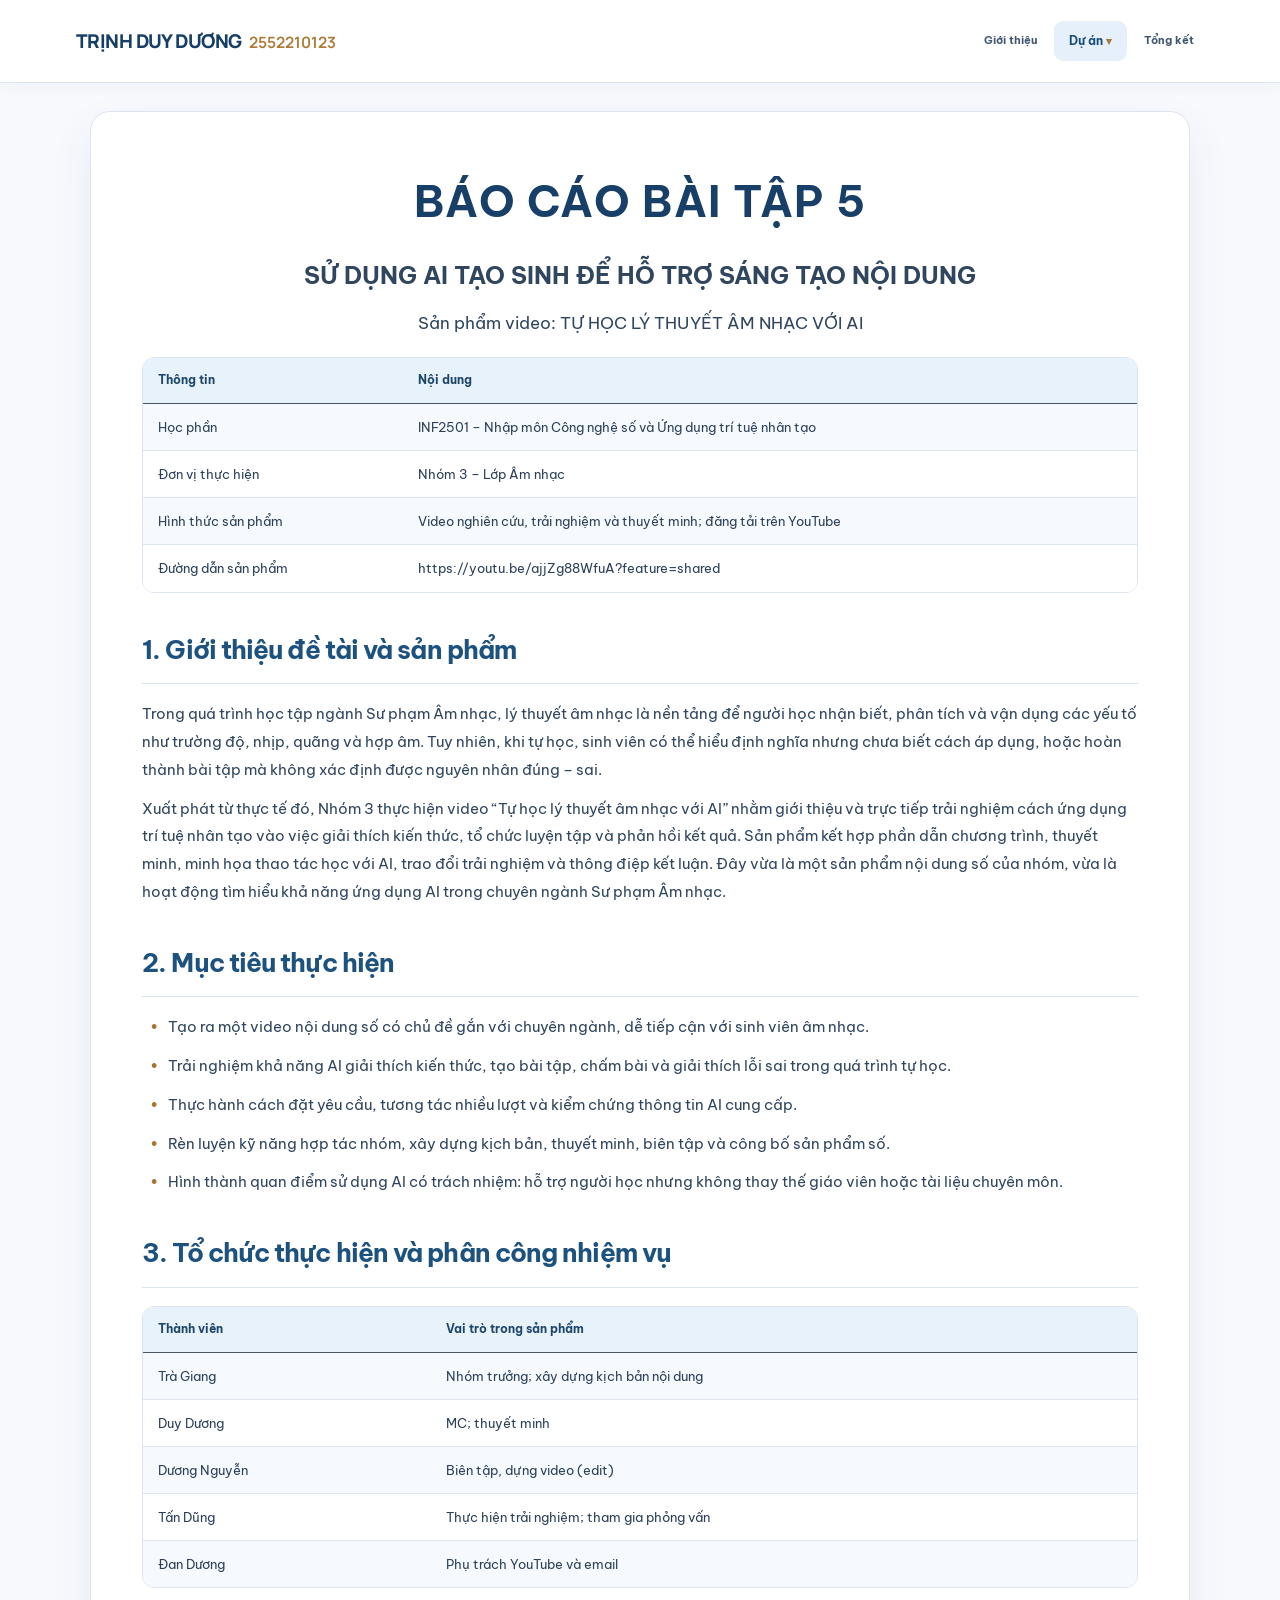
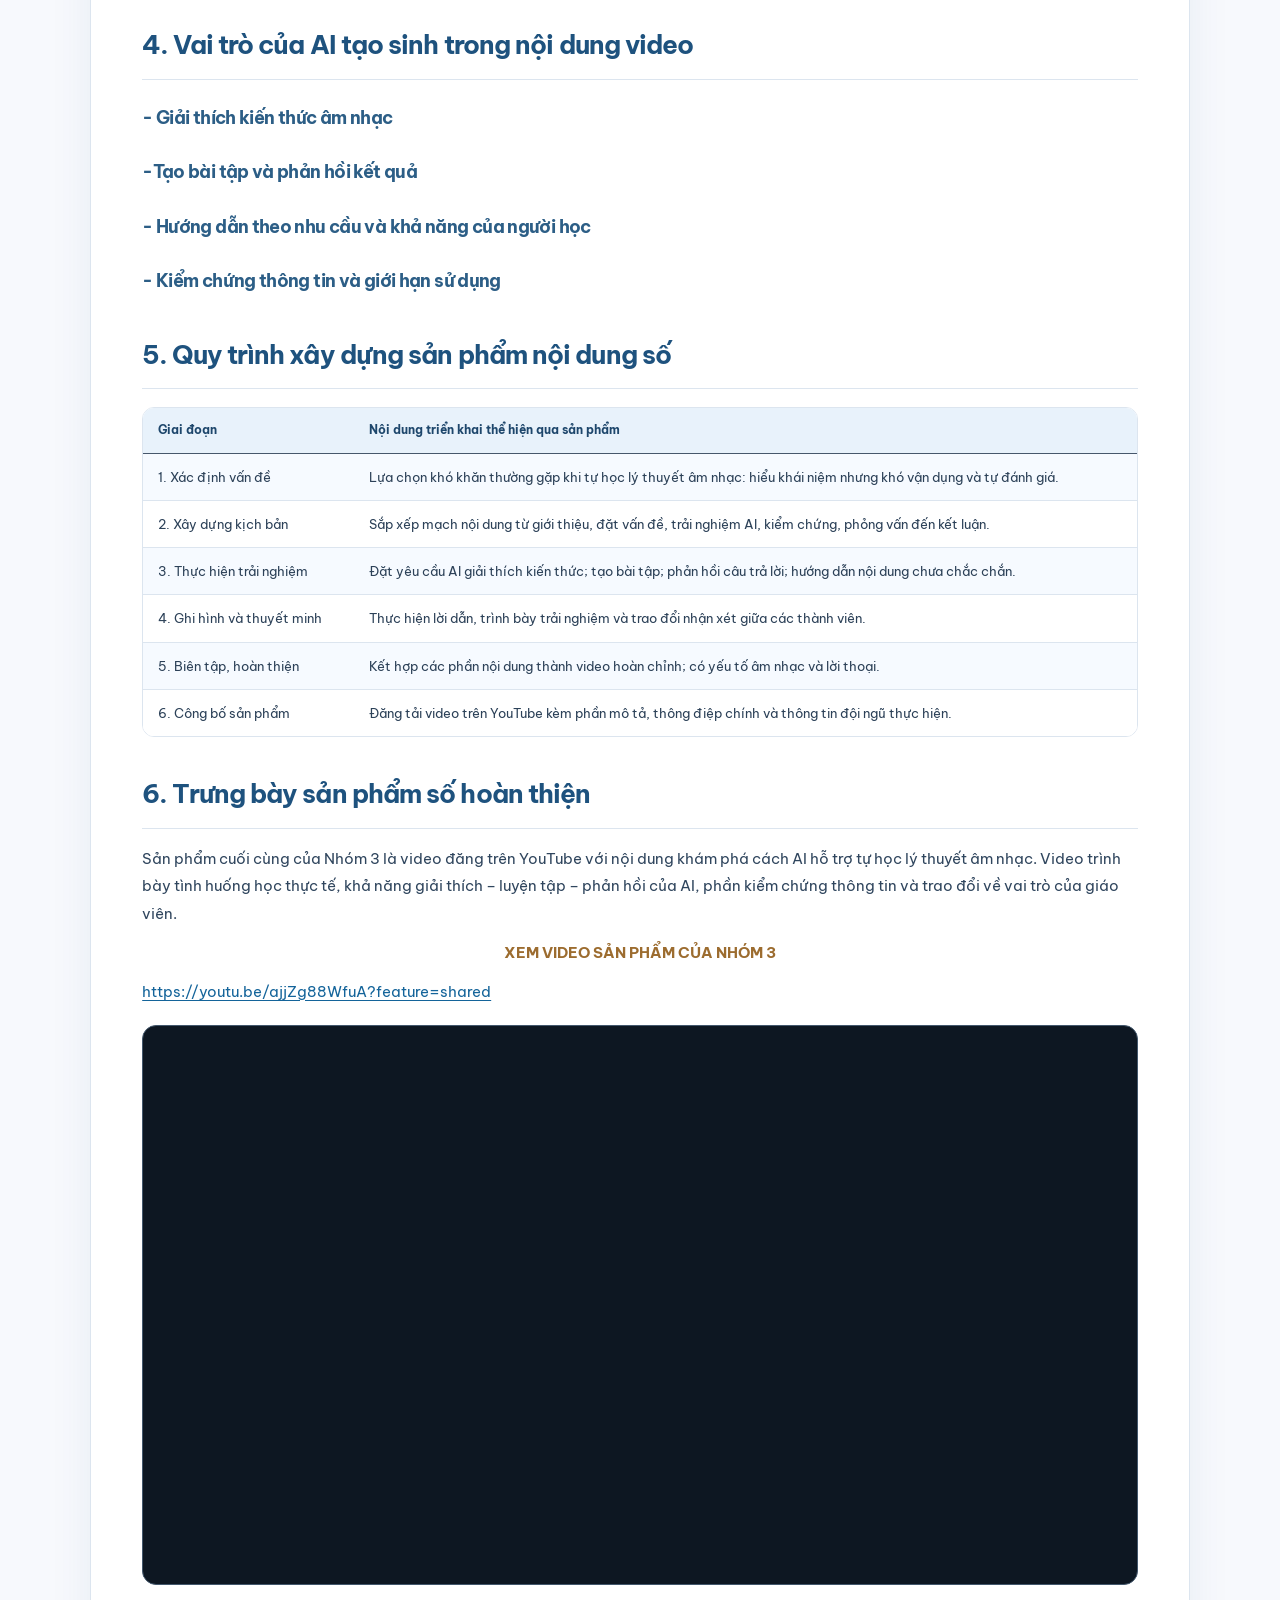
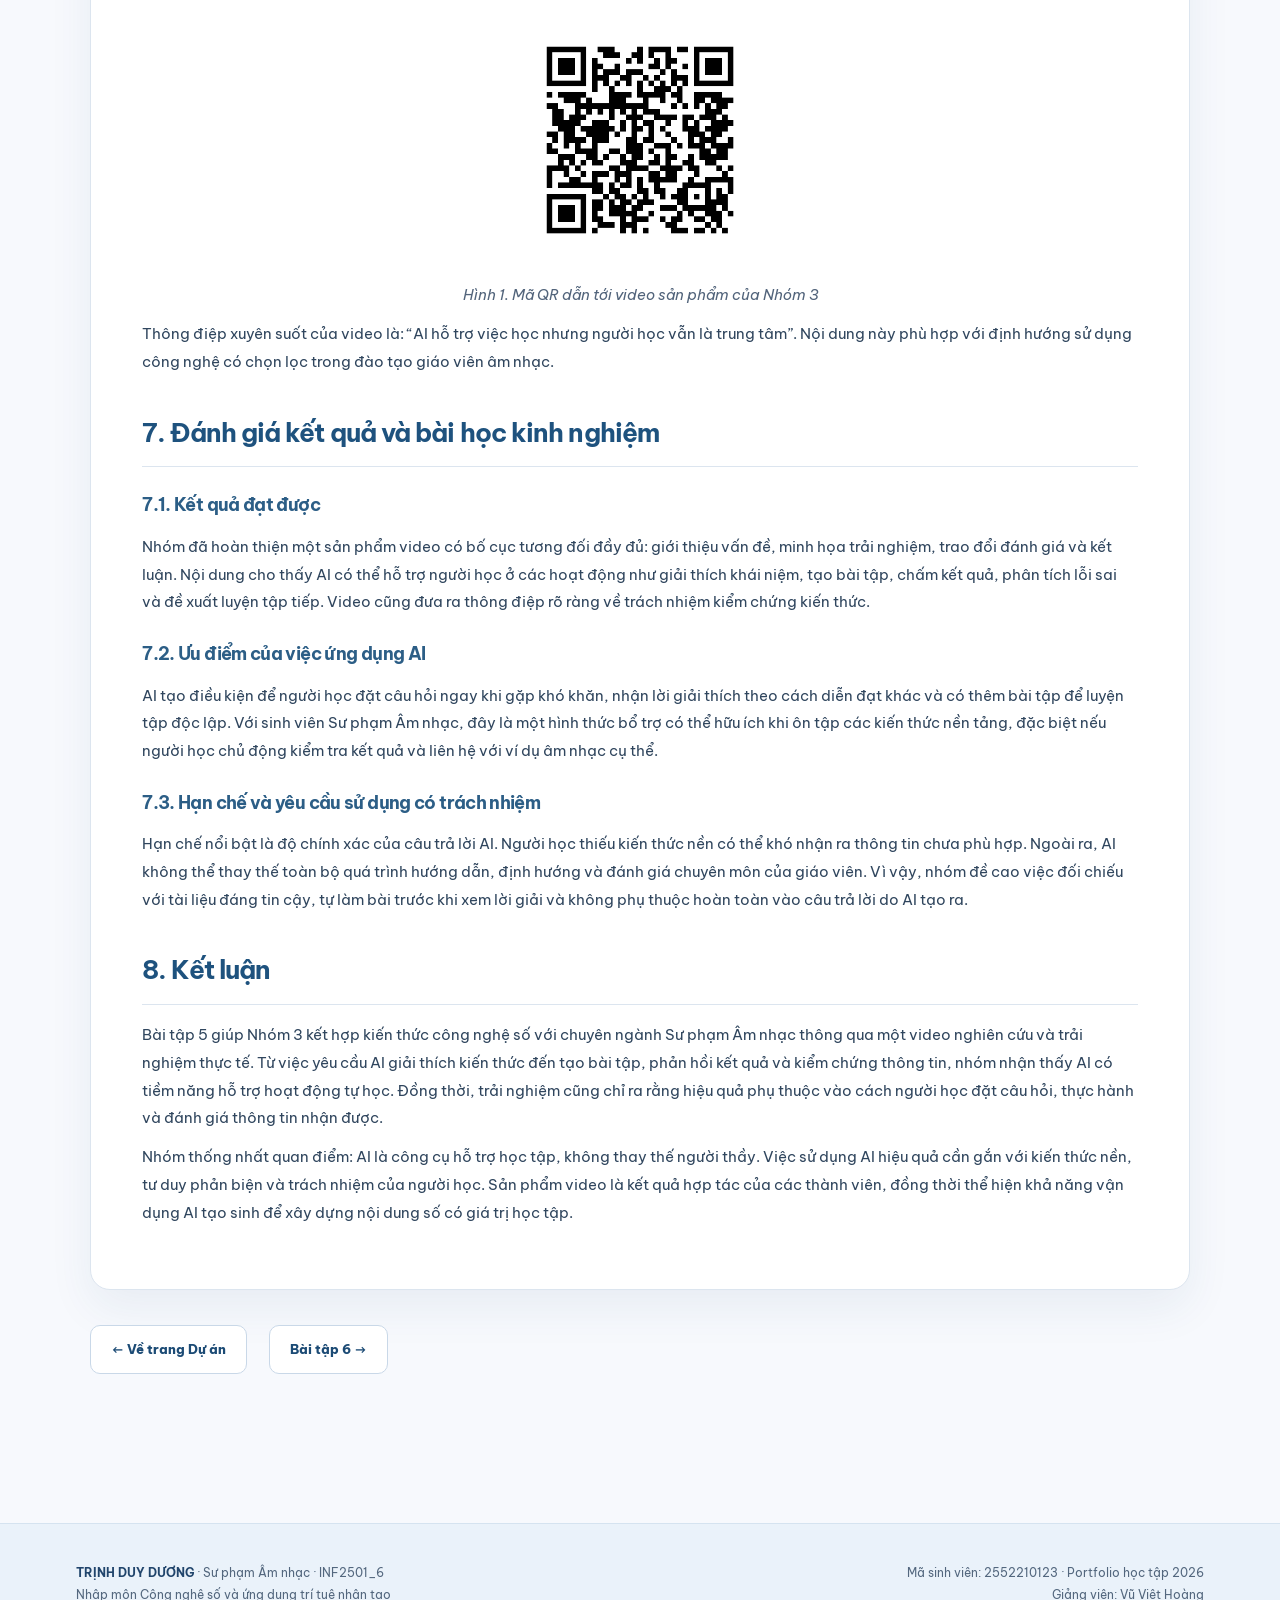
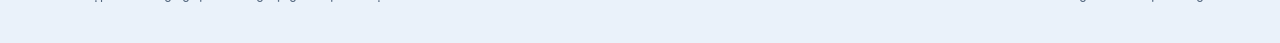
<file: baitap5.html>
<!DOCTYPE html>

<html lang="vi"><head><meta charset="utf-8"/><meta content="width=device-width, initial-scale=1" name="viewport"/><meta content="Portfolio học phần Công nghệ số và AI – Trịnh Duy Dương" name="description"/><title>Sử dụng AI tạo sinh để hỗ trợ sáng tạo nội dung | Trịnh Duy Dương 2552210123</title><link href="style.css" rel="stylesheet"/><script defer="True" src="assets/evidence.js"></script></head><body><header><div class="wrap nav"><a class="brand" href="index.html">TRỊNH DUY DƯƠNG <span class="brand-id">2552210123</span></a><nav class="links"><a href="index.html">Giới thiệu</a><details class="project-menu current-section"><summary>Dự án</summary><div class="project-submenu"><a href="projects.html">Tất cả dự án</a><a href="baitap1.html">Bài tập 1</a><a href="baitap2.html">Bài tập 2</a><a href="baitap3.html">Bài tập 3</a><a href="baitap4.html">Bài tập 4</a><a class="active" href="baitap5.html">Bài tập 5</a><a href="baitap6.html">Bài tập 6</a></div></details><a href="conclusion.html">Tổng kết</a></nav></div></header><main class="bt5-word"><article class="bt5-sheet"><h1>BÁO CÁO BÀI TẬP 5</h1><p class="bt5-subtitle">SỬ DỤNG AI TẠO SINH ĐỂ HỖ TRỢ SÁNG TẠO NỘI DUNG</p><p class="bt5-subtitle2">Sản phẩm video: TỰ HỌC LÝ THUYẾT ÂM NHẠC VỚI AI</p><div class="bt5-tablewrap"><table><tr><th>Thông tin</th><th>Nội dung</th></tr><tr><td>Học phần</td><td>INF2501 – Nhập môn Công nghệ số và Ứng dụng trí tuệ nhân tạo</td></tr><tr><td>Đơn vị thực hiện</td><td>Nhóm 3 – Lớp Âm nhạc</td></tr><tr><td>Hình thức sản phẩm</td><td>Video nghiên cứu, trải nghiệm và thuyết minh; đăng tải trên YouTube</td></tr><tr><td>Đường dẫn sản phẩm</td><td>https://youtu.be/ajjZg88WfuA?feature=shared</td></tr></table></div><h2>1. Giới thiệu đề tài và sản phẩm</h2><p>Trong quá trình học tập ngành Sư phạm Âm nhạc, lý thuyết âm nhạc là nền tảng để người học nhận biết, phân tích và vận dụng các yếu tố như trường độ, nhịp, quãng và hợp âm. Tuy nhiên, khi tự học, sinh viên có thể hiểu định nghĩa nhưng chưa biết cách áp dụng, hoặc hoàn thành bài tập mà không xác định được nguyên nhân đúng – sai.</p><p>Xuất phát từ thực tế đó, Nhóm 3 thực hiện video “Tự học lý thuyết âm nhạc với AI” nhằm giới thiệu và trực tiếp trải nghiệm cách ứng dụng trí tuệ nhân tạo vào việc giải thích kiến thức, tổ chức luyện tập và phản hồi kết quả. Sản phẩm kết hợp phần dẫn chương trình, thuyết minh, minh họa thao tác học với AI, trao đổi trải nghiệm và thông điệp kết luận. Đây vừa là một sản phẩm nội dung số của nhóm, vừa là hoạt động tìm hiểu khả năng ứng dụng AI trong chuyên ngành Sư phạm Âm nhạc.</p><h2>2. Mục tiêu thực hiện</h2><p class="bt5-bullet">Tạo ra một video nội dung số có chủ đề gắn với chuyên ngành, dễ tiếp cận với sinh viên âm nhạc.</p><p class="bt5-bullet">Trải nghiệm khả năng AI giải thích kiến thức, tạo bài tập, chấm bài và giải thích lỗi sai trong quá trình tự học.</p><p class="bt5-bullet">Thực hành cách đặt yêu cầu, tương tác nhiều lượt và kiểm chứng thông tin AI cung cấp.</p><p class="bt5-bullet">Rèn luyện kỹ năng hợp tác nhóm, xây dựng kịch bản, thuyết minh, biên tập và công bố sản phẩm số.</p><p class="bt5-bullet">Hình thành quan điểm sử dụng AI có trách nhiệm: hỗ trợ người học nhưng không thay thế giáo viên hoặc tài liệu chuyên môn.</p><h2>3. Tổ chức thực hiện và phân công nhiệm vụ</h2><div class="bt5-tablewrap"><table><tr><th>Thành viên</th><th>Vai trò trong sản phẩm</th></tr><tr><td>Trà Giang</td><td>Nhóm trưởng; xây dựng kịch bản nội dung</td></tr><tr><td>Duy Dương</td><td>MC; thuyết minh</td></tr><tr><td>Dương Nguyễn</td><td>Biên tập, dựng video (edit)</td></tr><tr><td>Tấn Dũng</td><td>Thực hiện trải nghiệm; tham gia phỏng vấn</td></tr><tr><td>Đan Dương</td><td>Phụ trách YouTube và email</td></tr></table></div><h2>4. Vai trò của AI tạo sinh trong nội dung video</h2><h3>- Giải thích kiến thức âm nhạc</h3><h3>-Tạo bài tập và phản hồi kết quả</h3><h3>- Hướng dẫn theo nhu cầu và khả năng của người học</h3><h3>- Kiểm chứng thông tin và giới hạn sử dụng</h3><h2>5. Quy trình xây dựng sản phẩm nội dung số</h2><div class="bt5-tablewrap"><table><tr><th>Giai đoạn</th><th>Nội dung triển khai thể hiện qua sản phẩm</th></tr><tr><td>1. Xác định vấn đề</td><td>Lựa chọn khó khăn thường gặp khi tự học lý thuyết âm nhạc: hiểu khái niệm nhưng khó vận dụng và tự đánh giá.</td></tr><tr><td>2. Xây dựng kịch bản</td><td>Sắp xếp mạch nội dung từ giới thiệu, đặt vấn đề, trải nghiệm AI, kiểm chứng, phỏng vấn đến kết luận.</td></tr><tr><td>3. Thực hiện trải nghiệm</td><td>Đặt yêu cầu AI giải thích kiến thức; tạo bài tập; phản hồi câu trả lời; hướng dẫn nội dung chưa chắc chắn.</td></tr><tr><td>4. Ghi hình và thuyết minh</td><td>Thực hiện lời dẫn, trình bày trải nghiệm và trao đổi nhận xét giữa các thành viên.</td></tr><tr><td>5. Biên tập, hoàn thiện</td><td>Kết hợp các phần nội dung thành video hoàn chỉnh; có yếu tố âm nhạc và lời thoại.</td></tr><tr><td>6. Công bố sản phẩm</td><td>Đăng tải video trên YouTube kèm phần mô tả, thông điệp chính và thông tin đội ngũ thực hiện.</td></tr></table></div><h2>6. Trưng bày sản phẩm số hoàn thiện</h2><p>Sản phẩm cuối cùng của Nhóm 3 là video đăng trên YouTube với nội dung khám phá cách AI hỗ trợ tự học lý thuyết âm nhạc. Video trình bày tình huống học thực tế, khả năng giải thích – luyện tập – phản hồi của AI, phần kiểm chứng thông tin và trao đổi về vai trò của giáo viên.</p><p class="bt5-video-label">XEM VIDEO SẢN PHẨM CỦA NHÓM 3</p><p><a href="https://youtu.be/ajjZg88WfuA?feature=shared" rel="noopener" target="_blank">https://youtu.be/ajjZg88WfuA?feature=shared</a></p><div class="bt5-video"><iframe allow="accelerometer; autoplay; clipboard-write; encrypted-media; gyroscope; picture-in-picture; web-share" allowfullscreen="" loading="lazy" referrerpolicy="strict-origin-when-cross-origin" src="https://www.youtube-nocookie.com/embed/ajjZg88WfuA" title="Video sản phẩm Nhóm 3 – Tự học lý thuyết âm nhạc với AI"></iframe></div><div class="bt5-image"><img alt="Mã QR từ tài liệu Word Bài tập 5" src="assets/BT5_AnhGoc_01.png"/></div><p class="bt5-caption">Hình 1. Mã QR dẫn tới video sản phẩm của Nhóm 3</p><p>Thông điệp xuyên suốt của video là: “AI hỗ trợ việc học nhưng người học vẫn là trung tâm”. Nội dung này phù hợp với định hướng sử dụng công nghệ có chọn lọc trong đào tạo giáo viên âm nhạc.</p><h2>7. Đánh giá kết quả và bài học kinh nghiệm</h2><h3>7.1. Kết quả đạt được</h3><p>Nhóm đã hoàn thiện một sản phẩm video có bố cục tương đối đầy đủ: giới thiệu vấn đề, minh họa trải nghiệm, trao đổi đánh giá và kết luận. Nội dung cho thấy AI có thể hỗ trợ người học ở các hoạt động như giải thích khái niệm, tạo bài tập, chấm kết quả, phân tích lỗi sai và đề xuất luyện tập tiếp. Video cũng đưa ra thông điệp rõ ràng về trách nhiệm kiểm chứng kiến thức.</p><h3>7.2. Ưu điểm của việc ứng dụng AI</h3><p>AI tạo điều kiện để người học đặt câu hỏi ngay khi gặp khó khăn, nhận lời giải thích theo cách diễn đạt khác và có thêm bài tập để luyện tập độc lập. Với sinh viên Sư phạm Âm nhạc, đây là một hình thức bổ trợ có thể hữu ích khi ôn tập các kiến thức nền tảng, đặc biệt nếu người học chủ động kiểm tra kết quả và liên hệ với ví dụ âm nhạc cụ thể.</p><h3>7.3. Hạn chế và yêu cầu sử dụng có trách nhiệm</h3><p>Hạn chế nổi bật là độ chính xác của câu trả lời AI. Người học thiếu kiến thức nền có thể khó nhận ra thông tin chưa phù hợp. Ngoài ra, AI không thể thay thế toàn bộ quá trình hướng dẫn, định hướng và đánh giá chuyên môn của giáo viên. Vì vậy, nhóm đề cao việc đối chiếu với tài liệu đáng tin cậy, tự làm bài trước khi xem lời giải và không phụ thuộc hoàn toàn vào câu trả lời do AI tạo ra.</p><h2>8. Kết luận</h2><p>Bài tập 5 giúp Nhóm 3 kết hợp kiến thức công nghệ số với chuyên ngành Sư phạm Âm nhạc thông qua một video nghiên cứu và trải nghiệm thực tế. Từ việc yêu cầu AI giải thích kiến thức đến tạo bài tập, phản hồi kết quả và kiểm chứng thông tin, nhóm nhận thấy AI có tiềm năng hỗ trợ hoạt động tự học. Đồng thời, trải nghiệm cũng chỉ ra rằng hiệu quả phụ thuộc vào cách người học đặt câu hỏi, thực hành và đánh giá thông tin nhận được.</p><p>Nhóm thống nhất quan điểm: AI là công cụ hỗ trợ học tập, không thay thế người thầy. Việc sử dụng AI hiệu quả cần gắn với kiến thức nền, tư duy phản biện và trách nhiệm của người học. Sản phẩm video là kết quả hợp tác của các thành viên, đồng thời thể hiện khả năng vận dụng AI tạo sinh để xây dựng nội dung số có giá trị học tập.</p></article><div class="bt5-bottom-nav"><a class="btn" href="projects.html">← Về trang Dự án</a><a class="btn" href="baitap6.html">Bài tập 6 →</a></div></main><footer><div class="wrap footer-grid"><div><strong>TRỊNH DUY DƯƠNG</strong> · Sư phạm Âm nhạc · INF2501_6<br/>Nhập môn Công nghệ số và ứng dụng trí tuệ nhân tạo</div><div>Mã sinh viên: 2552210123 · Portfolio học tập 2026<br/>Giảng viên: Vũ Việt Hoàng</div></div></footer></body></html>
</file>
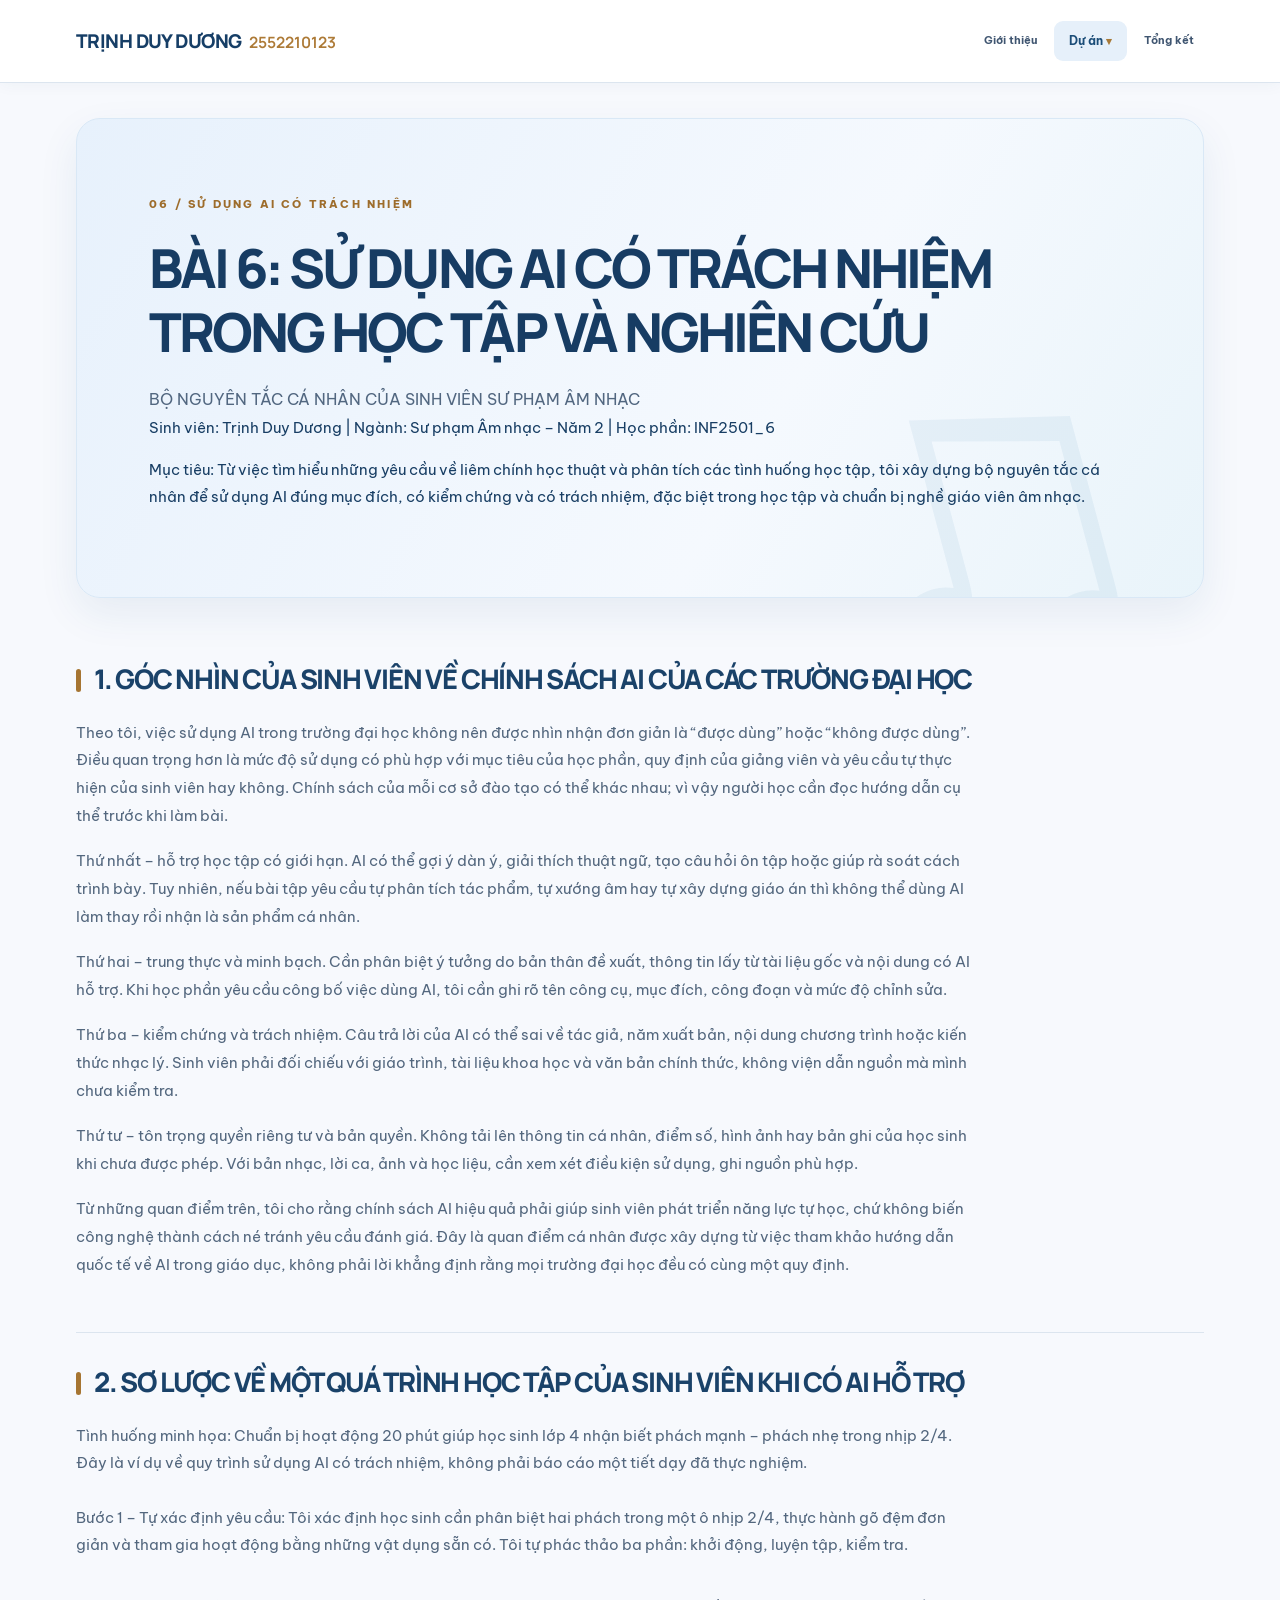
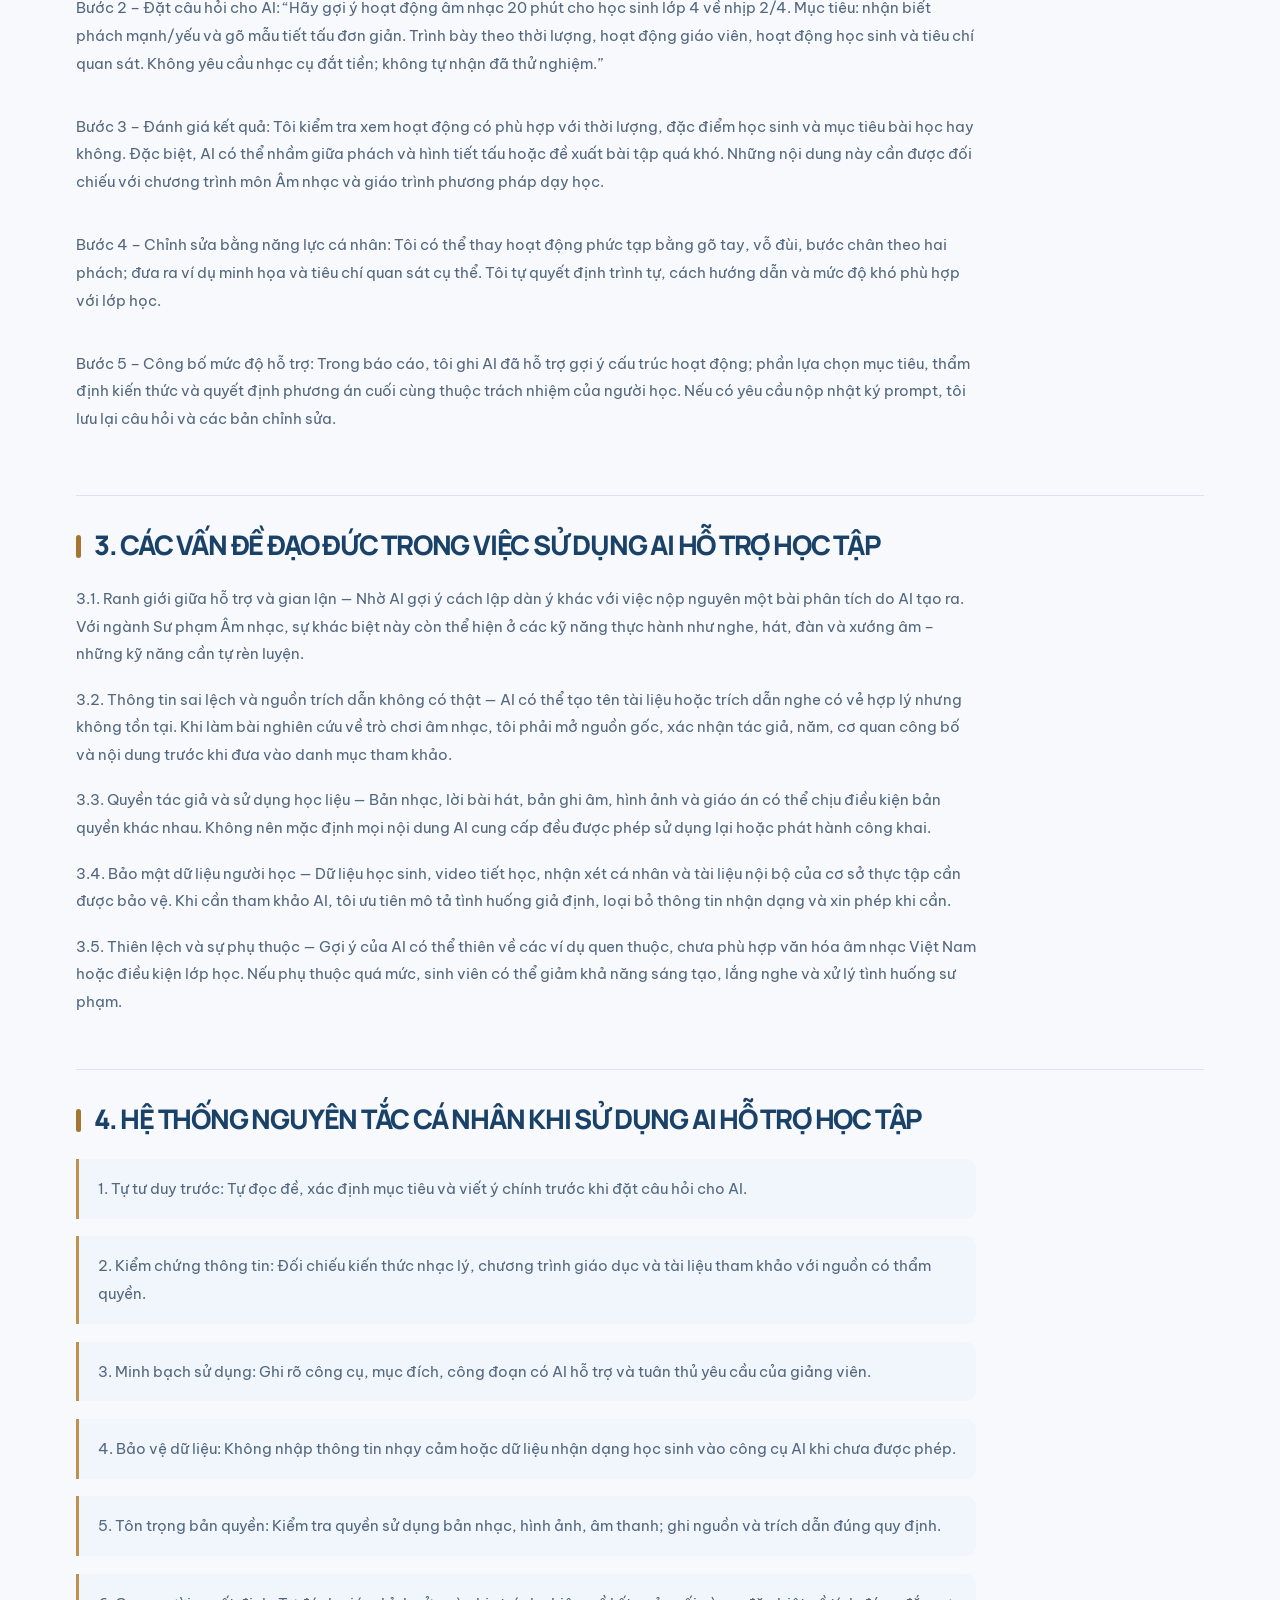
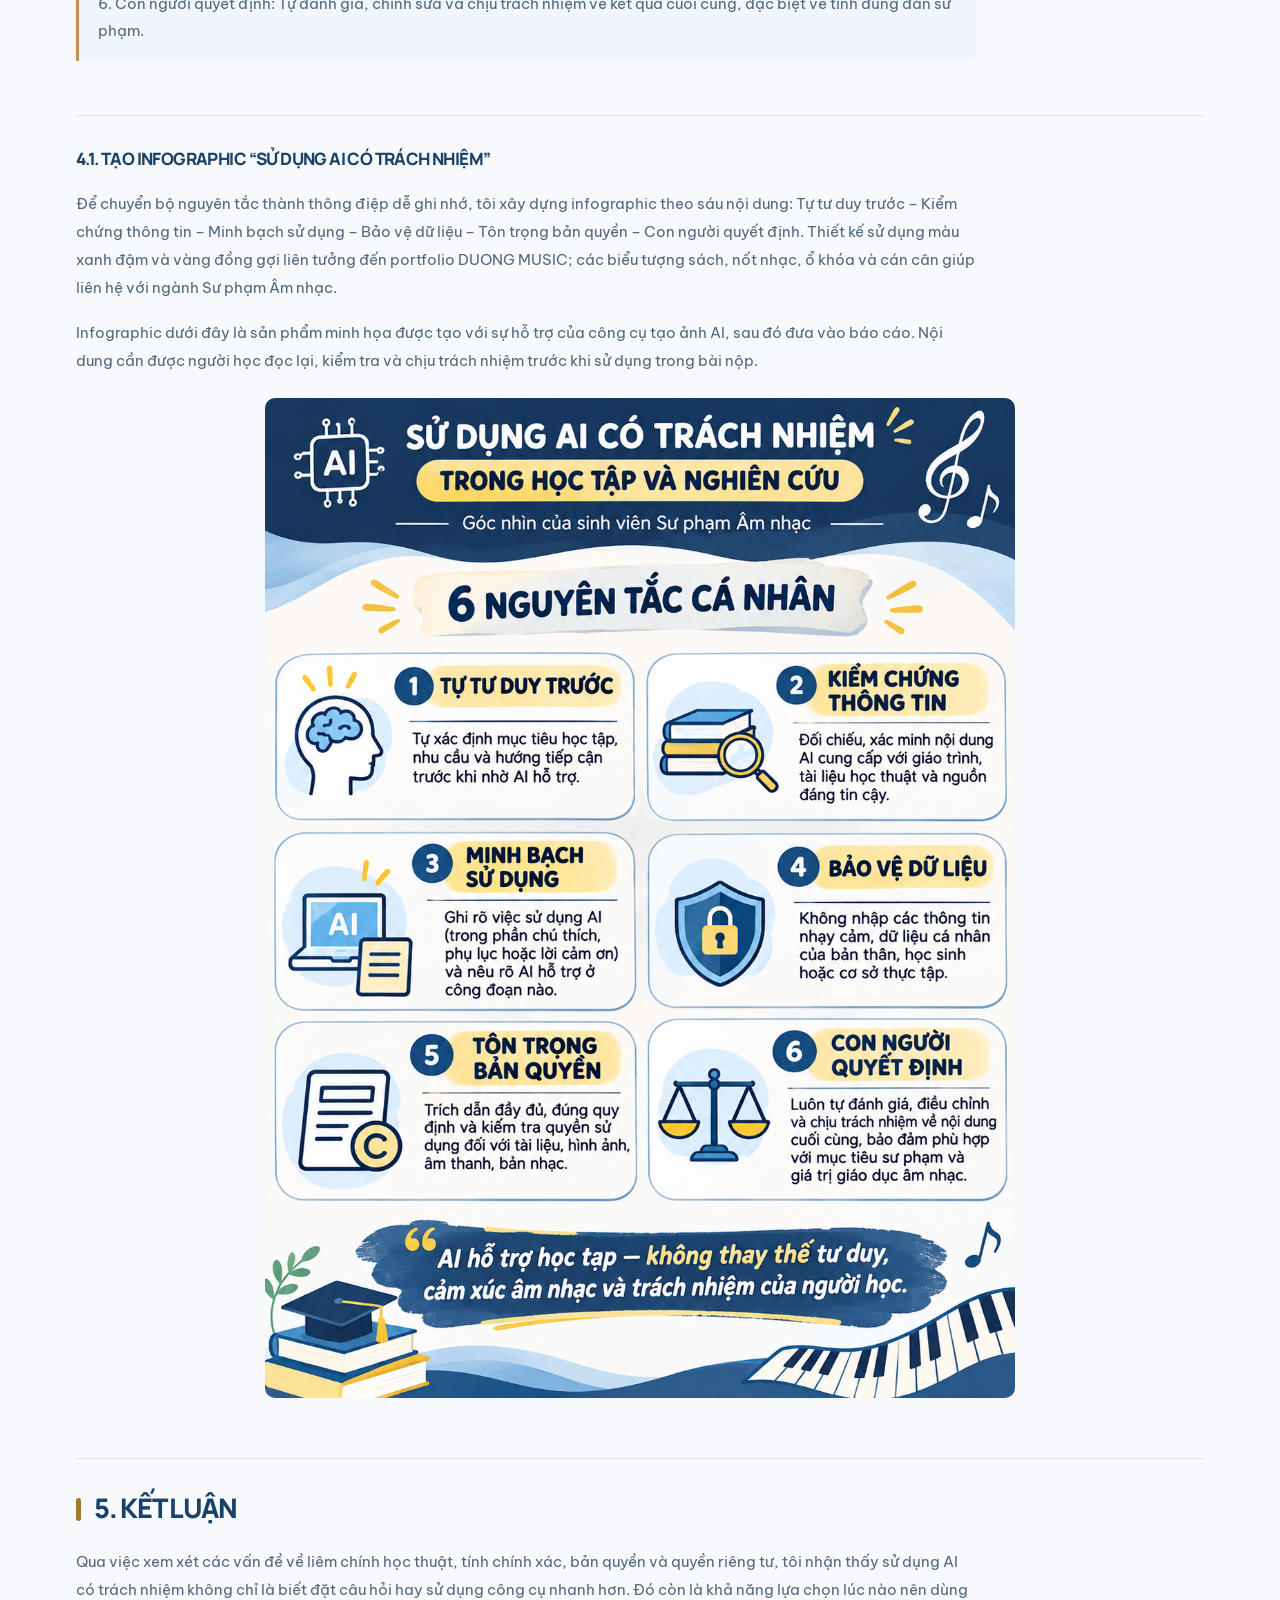
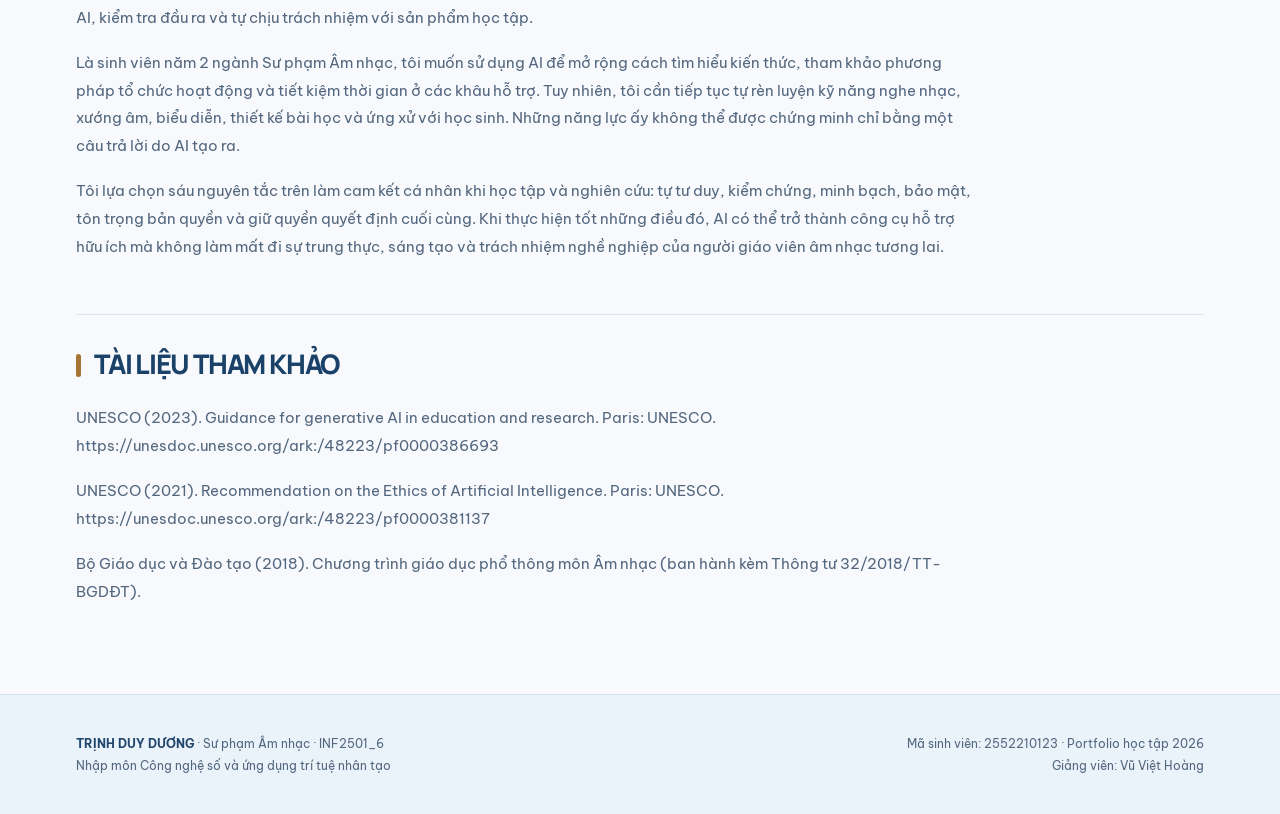
<file: baitap6.html>
<!DOCTYPE html>

<html lang="vi"><head><meta charset="utf-8"/><meta content="width=device-width, initial-scale=1" name="viewport"/><meta content="Portfolio học phần Công nghệ số và AI – Trịnh Duy Dương" name="description"/><title>Sử dụng AI có trách nhiệm trong học tập và nghiên cứu | Trịnh Duy Dương 2552210123</title><link href="style.css" rel="stylesheet"/><script defer="True" src="assets/evidence.js"></script></head><body><header><div class="wrap nav"><a class="brand" href="index.html">TRỊNH DUY DƯƠNG <span class="brand-id">2552210123</span></a><nav class="links"><a href="index.html">Giới thiệu</a><details class="project-menu current-section"><summary>Dự án</summary><div class="project-submenu"><a href="projects.html">Tất cả dự án</a><a href="baitap1.html">Bài tập 1</a><a href="baitap2.html">Bài tập 2</a><a href="baitap3.html">Bài tập 3</a><a href="baitap4.html">Bài tập 4</a><a href="baitap5.html">Bài tập 5</a><a class="active" href="baitap6.html">Bài tập 6</a></div></details><a href="conclusion.html">Tổng kết</a></nav></div></header><main class="wrap"><div class="hero"><div class="eyebrow">06 / Sử dụng AI có trách nhiệm</div><h1>BÀI 6: SỬ DỤNG AI CÓ TRÁCH NHIỆM TRONG HỌC TẬP VÀ NGHIÊN CỨU</h1><p class="lead">BỘ NGUYÊN TẮC CÁ NHÂN CỦA SINH VIÊN SƯ PHẠM ÂM NHẠC</p><p class="bt6-meta">Sinh viên: Trịnh Duy Dương | Ngành: Sư phạm Âm nhạc – Năm 2 | Học phần: INF2501_6</p><p class="bt6-intro">Mục tiêu: Từ việc tìm hiểu những yêu cầu về liêm chính học thuật và phân tích các tình huống học tập, tôi xây dựng bộ nguyên tắc cá nhân để sử dụng AI đúng mục đích, có kiểm chứng và có trách nhiệm, đặc biệt trong học tập và chuẩn bị nghề giáo viên âm nhạc.</p></div><section class="section bt6-section"><h2>1. GÓC NHÌN CỦA SINH VIÊN VỀ CHÍNH SÁCH AI CỦA CÁC TRƯỜNG ĐẠI HỌC</h2><p>Theo tôi, việc sử dụng AI trong trường đại học không nên được nhìn nhận đơn giản là “được dùng” hoặc “không được dùng”. Điều quan trọng hơn là mức độ sử dụng có phù hợp với mục tiêu của học phần, quy định của giảng viên và yêu cầu tự thực hiện của sinh viên hay không. Chính sách của mỗi cơ sở đào tạo có thể khác nhau; vì vậy người học cần đọc hướng dẫn cụ thể trước khi làm bài.</p><p>Thứ nhất – hỗ trợ học tập có giới hạn. AI có thể gợi ý dàn ý, giải thích thuật ngữ, tạo câu hỏi ôn tập hoặc giúp rà soát cách trình bày. Tuy nhiên, nếu bài tập yêu cầu tự phân tích tác phẩm, tự xướng âm hay tự xây dựng giáo án thì không thể dùng AI làm thay rồi nhận là sản phẩm cá nhân.</p><p>Thứ hai – trung thực và minh bạch. Cần phân biệt ý tưởng do bản thân đề xuất, thông tin lấy từ tài liệu gốc và nội dung có AI hỗ trợ. Khi học phần yêu cầu công bố việc dùng AI, tôi cần ghi rõ tên công cụ, mục đích, công đoạn và mức độ chỉnh sửa.</p><p>Thứ ba – kiểm chứng và trách nhiệm. Câu trả lời của AI có thể sai về tác giả, năm xuất bản, nội dung chương trình hoặc kiến thức nhạc lý. Sinh viên phải đối chiếu với giáo trình, tài liệu khoa học và văn bản chính thức, không viện dẫn nguồn mà mình chưa kiểm tra.</p><p>Thứ tư – tôn trọng quyền riêng tư và bản quyền. Không tải lên thông tin cá nhân, điểm số, hình ảnh hay bản ghi của học sinh khi chưa được phép. Với bản nhạc, lời ca, ảnh và học liệu, cần xem xét điều kiện sử dụng, ghi nguồn phù hợp.</p><p>Từ những quan điểm trên, tôi cho rằng chính sách AI hiệu quả phải giúp sinh viên phát triển năng lực tự học, chứ không biến công nghệ thành cách né tránh yêu cầu đánh giá. Đây là quan điểm cá nhân được xây dựng từ việc tham khảo hướng dẫn quốc tế về AI trong giáo dục, không phải lời khẳng định rằng mọi trường đại học đều có cùng một quy định.</p></section><section class="section bt6-section"><h2>2. SƠ LƯỢC VỀ MỘT QUÁ TRÌNH HỌC TẬP CỦA SINH VIÊN KHI CÓ AI HỖ TRỢ</h2><p>Tình huống minh họa: Chuẩn bị hoạt động 20 phút giúp học sinh lớp 4 nhận biết phách mạnh – phách nhẹ trong nhịp 2/4. Đây là ví dụ về quy trình sử dụng AI có trách nhiệm, không phải báo cáo một tiết dạy đã thực nghiệm.</p><p class="bt6-step">Bước 1 – Tự xác định yêu cầu: Tôi xác định học sinh cần phân biệt hai phách trong một ô nhịp 2/4, thực hành gõ đệm đơn giản và tham gia hoạt động bằng những vật dụng sẵn có. Tôi tự phác thảo ba phần: khởi động, luyện tập, kiểm tra.</p><p class="bt6-step">Bước 2 – Đặt câu hỏi cho AI: “Hãy gợi ý hoạt động âm nhạc 20 phút cho học sinh lớp 4 về nhịp 2/4. Mục tiêu: nhận biết phách mạnh/yếu và gõ mẫu tiết tấu đơn giản. Trình bày theo thời lượng, hoạt động giáo viên, hoạt động học sinh và tiêu chí quan sát. Không yêu cầu nhạc cụ đắt tiền; không tự nhận đã thử nghiệm.”</p><p class="bt6-step">Bước 3 – Đánh giá kết quả: Tôi kiểm tra xem hoạt động có phù hợp với thời lượng, đặc điểm học sinh và mục tiêu bài học hay không. Đặc biệt, AI có thể nhầm giữa phách và hình tiết tấu hoặc đề xuất bài tập quá khó. Những nội dung này cần được đối chiếu với chương trình môn Âm nhạc và giáo trình phương pháp dạy học.</p><p class="bt6-step">Bước 4 – Chỉnh sửa bằng năng lực cá nhân: Tôi có thể thay hoạt động phức tạp bằng gõ tay, vỗ đùi, bước chân theo hai phách; đưa ra ví dụ minh họa và tiêu chí quan sát cụ thể. Tôi tự quyết định trình tự, cách hướng dẫn và mức độ khó phù hợp với lớp học.</p><p class="bt6-step">Bước 5 – Công bố mức độ hỗ trợ: Trong báo cáo, tôi ghi AI đã hỗ trợ gợi ý cấu trúc hoạt động; phần lựa chọn mục tiêu, thẩm định kiến thức và quyết định phương án cuối cùng thuộc trách nhiệm của người học. Nếu có yêu cầu nộp nhật ký prompt, tôi lưu lại câu hỏi và các bản chỉnh sửa.</p></section><section class="section bt6-section"><h2>3. CÁC VẤN ĐỀ ĐẠO ĐỨC TRONG VIỆC SỬ DỤNG AI HỖ TRỢ HỌC TẬP</h2><p>3.1. Ranh giới giữa hỗ trợ và gian lận — Nhờ AI gợi ý cách lập dàn ý khác với việc nộp nguyên một bài phân tích do AI tạo ra. Với ngành Sư phạm Âm nhạc, sự khác biệt này còn thể hiện ở các kỹ năng thực hành như nghe, hát, đàn và xướng âm – những kỹ năng cần tự rèn luyện.</p><p>3.2. Thông tin sai lệch và nguồn trích dẫn không có thật — AI có thể tạo tên tài liệu hoặc trích dẫn nghe có vẻ hợp lý nhưng không tồn tại. Khi làm bài nghiên cứu về trò chơi âm nhạc, tôi phải mở nguồn gốc, xác nhận tác giả, năm, cơ quan công bố và nội dung trước khi đưa vào danh mục tham khảo.</p><p>3.3. Quyền tác giả và sử dụng học liệu — Bản nhạc, lời bài hát, bản ghi âm, hình ảnh và giáo án có thể chịu điều kiện bản quyền khác nhau. Không nên mặc định mọi nội dung AI cung cấp đều được phép sử dụng lại hoặc phát hành công khai.</p><p>3.4. Bảo mật dữ liệu người học — Dữ liệu học sinh, video tiết học, nhận xét cá nhân và tài liệu nội bộ của cơ sở thực tập cần được bảo vệ. Khi cần tham khảo AI, tôi ưu tiên mô tả tình huống giả định, loại bỏ thông tin nhận dạng và xin phép khi cần.</p><p>3.5. Thiên lệch và sự phụ thuộc — Gợi ý của AI có thể thiên về các ví dụ quen thuộc, chưa phù hợp văn hóa âm nhạc Việt Nam hoặc điều kiện lớp học. Nếu phụ thuộc quá mức, sinh viên có thể giảm khả năng sáng tạo, lắng nghe và xử lý tình huống sư phạm.</p></section><section class="section bt6-section"><h2>4. HỆ THỐNG NGUYÊN TẮC CÁ NHÂN KHI SỬ DỤNG AI HỖ TRỢ HỌC TẬP</h2><p class="bt6-principle">1. Tự tư duy trước: Tự đọc đề, xác định mục tiêu và viết ý chính trước khi đặt câu hỏi cho AI.</p><p class="bt6-principle">2. Kiểm chứng thông tin: Đối chiếu kiến thức nhạc lý, chương trình giáo dục và tài liệu tham khảo với nguồn có thẩm quyền.</p><p class="bt6-principle">3. Minh bạch sử dụng: Ghi rõ công cụ, mục đích, công đoạn có AI hỗ trợ và tuân thủ yêu cầu của giảng viên.</p><p class="bt6-principle">4. Bảo vệ dữ liệu: Không nhập thông tin nhạy cảm hoặc dữ liệu nhận dạng học sinh vào công cụ AI khi chưa được phép.</p><p class="bt6-principle">5. Tôn trọng bản quyền: Kiểm tra quyền sử dụng bản nhạc, hình ảnh, âm thanh; ghi nguồn và trích dẫn đúng quy định.</p><p class="bt6-principle">6. Con người quyết định: Tự đánh giá, chỉnh sửa và chịu trách nhiệm về kết quả cuối cùng, đặc biệt về tính đúng đắn sư phạm.</p></section><section class="section bt6-section"><h3>4.1. TẠO INFOGRAPHIC “SỬ DỤNG AI CÓ TRÁCH NHIỆM”</h3><p>Để chuyển bộ nguyên tắc thành thông điệp dễ ghi nhớ, tôi xây dựng infographic theo sáu nội dung: Tự tư duy trước – Kiểm chứng thông tin – Minh bạch sử dụng – Bảo vệ dữ liệu – Tôn trọng bản quyền – Con người quyết định. Thiết kế sử dụng màu xanh đậm và vàng đồng gợi liên tưởng đến portfolio DUONG MUSIC; các biểu tượng sách, nốt nhạc, ổ khóa và cán cân giúp liên hệ với ngành Sư phạm Âm nhạc.</p><p>Infographic dưới đây là sản phẩm minh họa được tạo với sự hỗ trợ của công cụ tạo ảnh AI, sau đó đưa vào báo cáo. Nội dung cần được người học đọc lại, kiểm tra và chịu trách nhiệm trước khi sử dụng trong bài nộp.</p><figure class="bt6-figure"><img alt="Infographic sử dụng AI có trách nhiệm từ tài liệu Word Bài 6" loading="lazy" src="assets/BT6_Infographic_Goc.png"/></figure></section><section class="section bt6-section"><h2>5. KẾT LUẬN</h2><p>Qua việc xem xét các vấn đề về liêm chính học thuật, tính chính xác, bản quyền và quyền riêng tư, tôi nhận thấy sử dụng AI có trách nhiệm không chỉ là biết đặt câu hỏi hay sử dụng công cụ nhanh hơn. Đó còn là khả năng lựa chọn lúc nào nên dùng AI, kiểm tra đầu ra và tự chịu trách nhiệm với sản phẩm học tập.</p><p>Là sinh viên năm 2 ngành Sư phạm Âm nhạc, tôi muốn sử dụng AI để mở rộng cách tìm hiểu kiến thức, tham khảo phương pháp tổ chức hoạt động và tiết kiệm thời gian ở các khâu hỗ trợ. Tuy nhiên, tôi cần tiếp tục tự rèn luyện kỹ năng nghe nhạc, xướng âm, biểu diễn, thiết kế bài học và ứng xử với học sinh. Những năng lực ấy không thể được chứng minh chỉ bằng một câu trả lời do AI tạo ra.</p><p>Tôi lựa chọn sáu nguyên tắc trên làm cam kết cá nhân khi học tập và nghiên cứu: tự tư duy, kiểm chứng, minh bạch, bảo mật, tôn trọng bản quyền và giữ quyền quyết định cuối cùng. Khi thực hiện tốt những điều đó, AI có thể trở thành công cụ hỗ trợ hữu ích mà không làm mất đi sự trung thực, sáng tạo và trách nhiệm nghề nghiệp của người giáo viên âm nhạc tương lai.</p></section><section class="section bt6-section"><h2>TÀI LIỆU THAM KHẢO</h2><p>UNESCO (2023). Guidance for generative AI in education and research. Paris: UNESCO. https://unesdoc.unesco.org/ark:/48223/pf0000386693</p><p>UNESCO (2021). Recommendation on the Ethics of Artificial Intelligence. Paris: UNESCO. https://unesdoc.unesco.org/ark:/48223/pf0000381137</p><p>Bộ Giáo dục và Đào tạo (2018). Chương trình giáo dục phổ thông môn Âm nhạc (ban hành kèm Thông tư 32/2018/TT-BGDĐT).</p></section></main><footer><div class="wrap footer-grid"><div><strong>TRỊNH DUY DƯƠNG</strong> · Sư phạm Âm nhạc · INF2501_6<br/>Nhập môn Công nghệ số và ứng dụng trí tuệ nhân tạo</div><div>Mã sinh viên: 2552210123 · Portfolio học tập 2026<br/>Giảng viên: Vũ Việt Hoàng</div></div></footer></body></html>
</file>
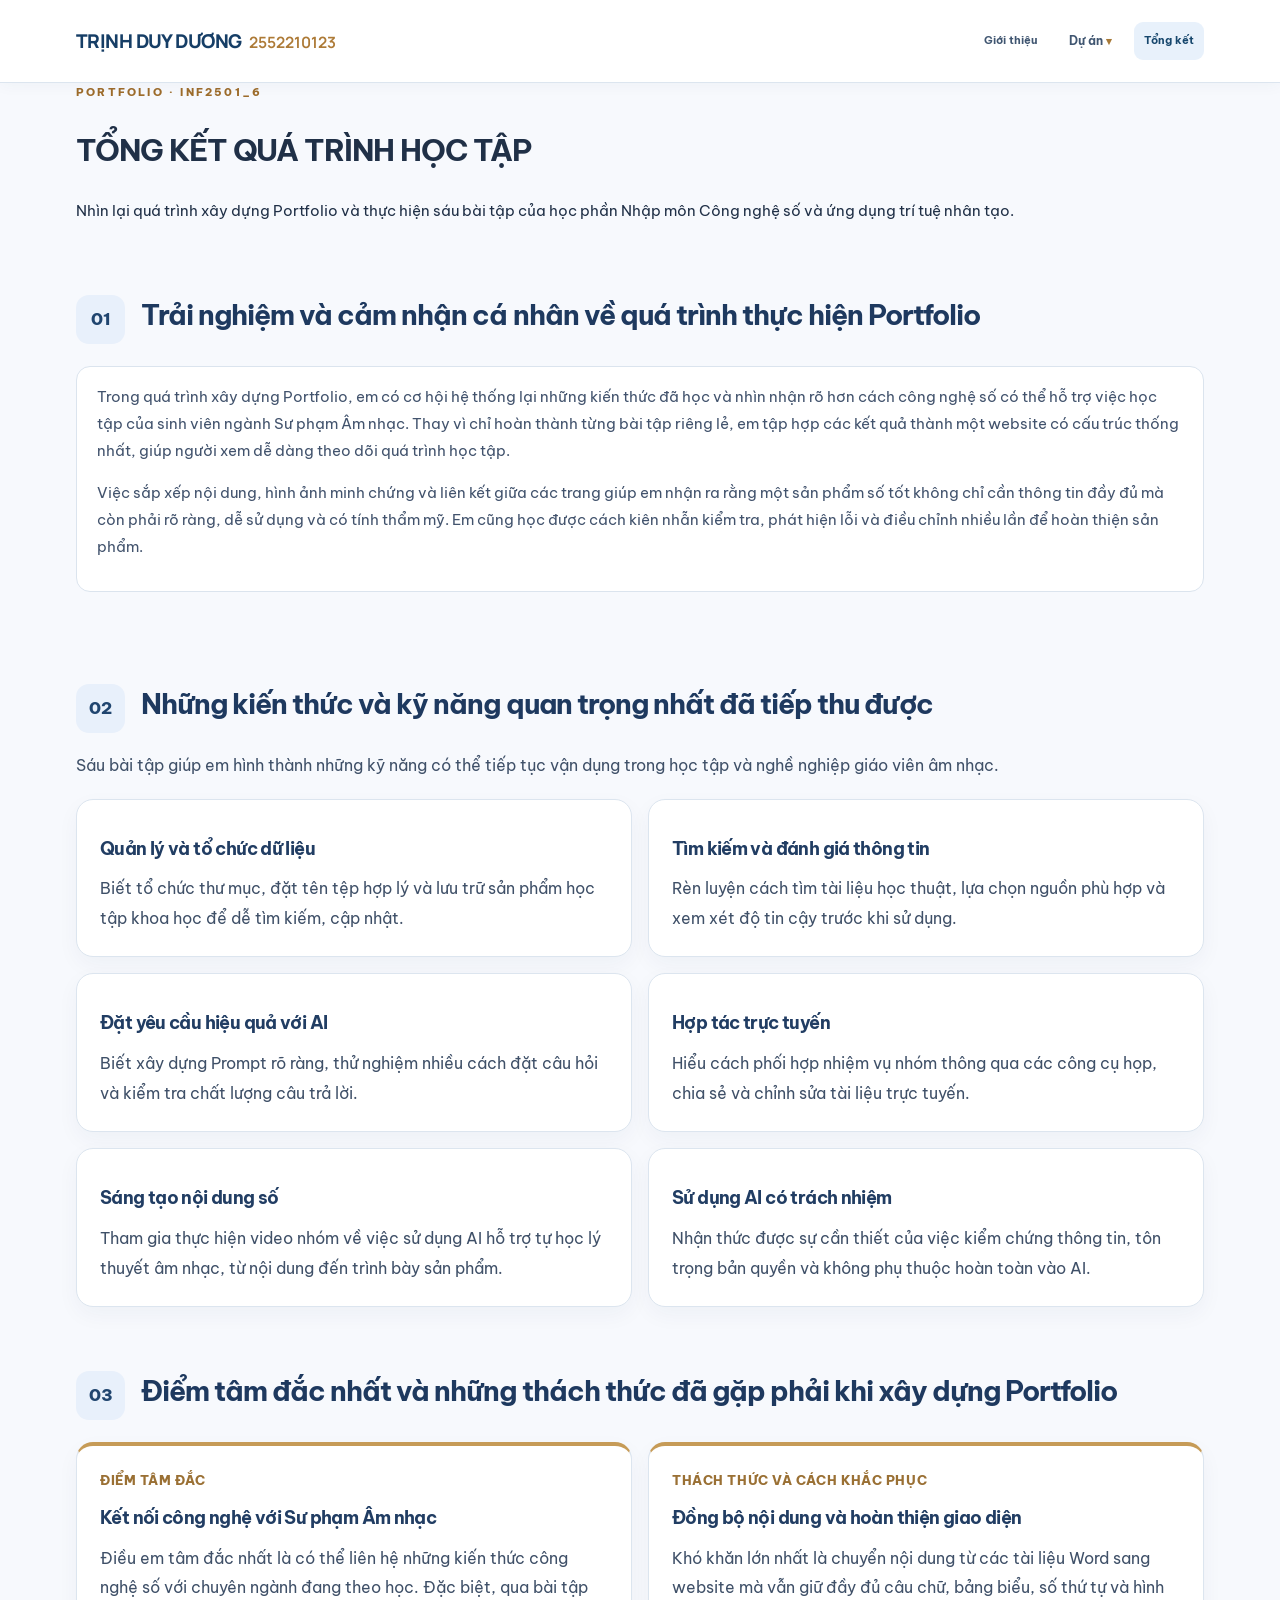
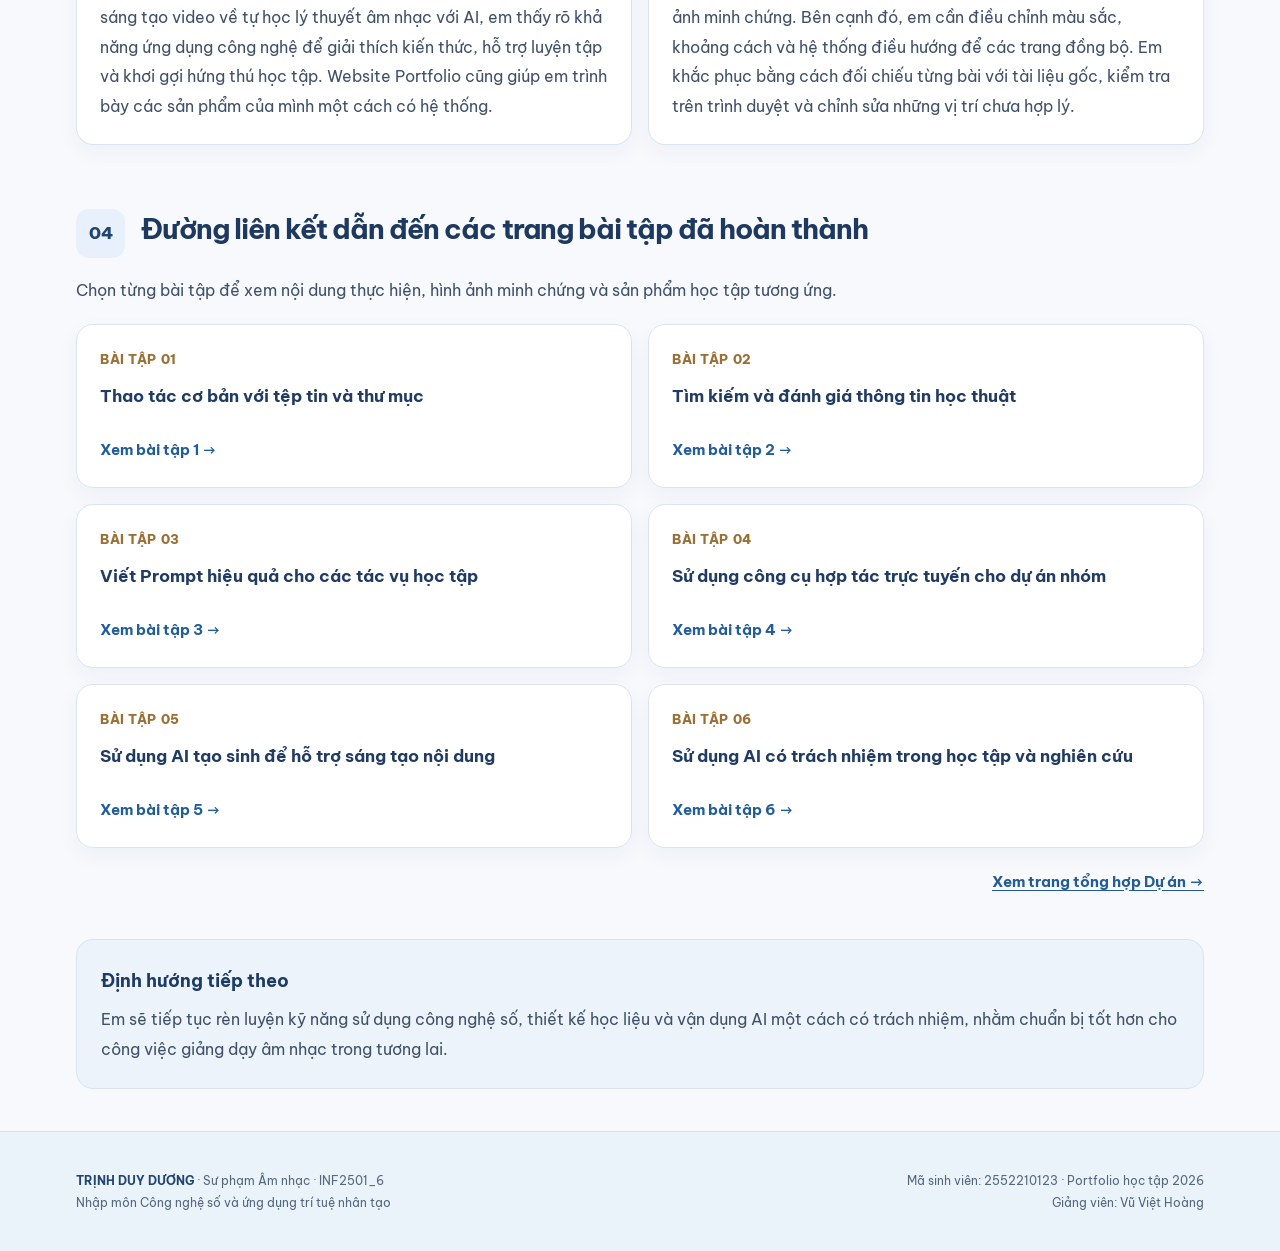
<file: conclusion.html>
<!DOCTYPE html>

<html lang="vi"><head><meta charset="utf-8"/><meta content="width=device-width, initial-scale=1" name="viewport"/><meta content="Portfolio học phần Công nghệ số và AI – Trịnh Duy Dương" name="description"/><title>Tổng kết Portfolio | Trịnh Duy Dương 2552210123</title><link href="style.css" rel="stylesheet"/><script defer="True" src="assets/evidence.js"></script></head><body><header><div class="wrap nav"><a class="brand" href="index.html">TRỊNH DUY DƯƠNG <span class="brand-id">2552210123</span></a><nav class="links"><a href="index.html">Giới thiệu</a><details class="project-menu"><summary>Dự án</summary><div class="project-submenu"><a href="projects.html">Tất cả dự án</a><a href="baitap1.html">Bài tập 1</a><a href="baitap2.html">Bài tập 2</a><a href="baitap3.html">Bài tập 3</a><a href="baitap4.html">Bài tập 4</a><a href="baitap5.html">Bài tập 5</a><a href="baitap6.html">Bài tập 6</a></div></details><a class="active" href="conclusion.html">Tổng kết</a></nav></div></header><main class="wrap"><div class="conclusion-hero"><div class="eyebrow">PORTFOLIO · INF2501_6</div><h1>TỔNG KẾT QUÁ TRÌNH HỌC TẬP</h1><p>Nhìn lại quá trình xây dựng Portfolio và thực hiện sáu bài tập của học phần Nhập môn Công nghệ số và ứng dụng trí tuệ nhân tạo.</p></div>
<section class="conclusion-section"><div class="conclusion-heading"><span class="conclusion-number">01</span><h2>Trải nghiệm và cảm nhận cá nhân về quá trình thực hiện Portfolio</h2></div><div class="conclusion-intro"><p>Trong quá trình xây dựng Portfolio, em có cơ hội hệ thống lại những kiến thức đã học và nhìn nhận rõ hơn cách công nghệ số có thể hỗ trợ việc học tập của sinh viên ngành Sư phạm Âm nhạc. Thay vì chỉ hoàn thành từng bài tập riêng lẻ, em tập hợp các kết quả thành một website có cấu trúc thống nhất, giúp người xem dễ dàng theo dõi quá trình học tập.</p><p>Việc sắp xếp nội dung, hình ảnh minh chứng và liên kết giữa các trang giúp em nhận ra rằng một sản phẩm số tốt không chỉ cần thông tin đầy đủ mà còn phải rõ ràng, dễ sử dụng và có tính thẩm mỹ. Em cũng học được cách kiên nhẫn kiểm tra, phát hiện lỗi và điều chỉnh nhiều lần để hoàn thiện sản phẩm.</p></div></section>
<section class="conclusion-section"><div class="conclusion-heading"><span class="conclusion-number">02</span><h2>Những kiến thức và kỹ năng quan trọng nhất đã tiếp thu được</h2></div><p class="conclusion-section-desc">Sáu bài tập giúp em hình thành những kỹ năng có thể tiếp tục vận dụng trong học tập và nghề nghiệp giáo viên âm nhạc.</p><div class="conclusion-skill-grid"><article class="conclusion-skill"><h3>Quản lý và tổ chức dữ liệu</h3><p>Biết tổ chức thư mục, đặt tên tệp hợp lý và lưu trữ sản phẩm học tập khoa học để dễ tìm kiếm, cập nhật.</p></article><article class="conclusion-skill"><h3>Tìm kiếm và đánh giá thông tin</h3><p>Rèn luyện cách tìm tài liệu học thuật, lựa chọn nguồn phù hợp và xem xét độ tin cậy trước khi sử dụng.</p></article><article class="conclusion-skill"><h3>Đặt yêu cầu hiệu quả với AI</h3><p>Biết xây dựng Prompt rõ ràng, thử nghiệm nhiều cách đặt câu hỏi và kiểm tra chất lượng câu trả lời.</p></article><article class="conclusion-skill"><h3>Hợp tác trực tuyến</h3><p>Hiểu cách phối hợp nhiệm vụ nhóm thông qua các công cụ họp, chia sẻ và chỉnh sửa tài liệu trực tuyến.</p></article><article class="conclusion-skill"><h3>Sáng tạo nội dung số</h3><p>Tham gia thực hiện video nhóm về việc sử dụng AI hỗ trợ tự học lý thuyết âm nhạc, từ nội dung đến trình bày sản phẩm.</p></article><article class="conclusion-skill"><h3>Sử dụng AI có trách nhiệm</h3><p>Nhận thức được sự cần thiết của việc kiểm chứng thông tin, tôn trọng bản quyền và không phụ thuộc hoàn toàn vào AI.</p></article></div></section>
<section class="conclusion-section"><div class="conclusion-heading"><span class="conclusion-number">03</span><h2>Điểm tâm đắc nhất và những thách thức đã gặp phải khi xây dựng Portfolio</h2></div><div class="conclusion-two-col"><article class="conclusion-feature"><div class="conclusion-feature-kicker">ĐIỂM TÂM ĐẮC</div><h3>Kết nối công nghệ với Sư phạm Âm nhạc</h3><p>Điều em tâm đắc nhất là có thể liên hệ những kiến thức công nghệ số với chuyên ngành đang theo học. Đặc biệt, qua bài tập sáng tạo video về tự học lý thuyết âm nhạc với AI, em thấy rõ khả năng ứng dụng công nghệ để giải thích kiến thức, hỗ trợ luyện tập và khơi gợi hứng thú học tập. Website Portfolio cũng giúp em trình bày các sản phẩm của mình một cách có hệ thống.</p></article><article class="conclusion-feature"><div class="conclusion-feature-kicker">THÁCH THỨC VÀ CÁCH KHẮC PHỤC</div><h3>Đồng bộ nội dung và hoàn thiện giao diện</h3><p>Khó khăn lớn nhất là chuyển nội dung từ các tài liệu Word sang website mà vẫn giữ đầy đủ câu chữ, bảng biểu, số thứ tự và hình ảnh minh chứng. Bên cạnh đó, em cần điều chỉnh màu sắc, khoảng cách và hệ thống điều hướng để các trang đồng bộ. Em khắc phục bằng cách đối chiếu từng bài với tài liệu gốc, kiểm tra trên trình duyệt và chỉnh sửa những vị trí chưa hợp lý.</p></article></div></section>
<section class="conclusion-section"><div class="conclusion-heading"><span class="conclusion-number">04</span><h2>Đường liên kết dẫn đến các trang bài tập đã hoàn thành</h2></div><p class="conclusion-section-desc">Chọn từng bài tập để xem nội dung thực hiện, hình ảnh minh chứng và sản phẩm học tập tương ứng.</p><div class="conclusion-project-grid"><a class="conclusion-project" href="baitap1.html"><span class="conclusion-project-no">BÀI TẬP 01</span><strong>Thao tác cơ bản với tệp tin và thư mục</strong><span class="conclusion-project-link">Xem bài tập 1 →</span></a><a class="conclusion-project" href="baitap2.html"><span class="conclusion-project-no">BÀI TẬP 02</span><strong>Tìm kiếm và đánh giá thông tin học thuật</strong><span class="conclusion-project-link">Xem bài tập 2 →</span></a><a class="conclusion-project" href="baitap3.html"><span class="conclusion-project-no">BÀI TẬP 03</span><strong>Viết Prompt hiệu quả cho các tác vụ học tập</strong><span class="conclusion-project-link">Xem bài tập 3 →</span></a><a class="conclusion-project" href="baitap4.html"><span class="conclusion-project-no">BÀI TẬP 04</span><strong>Sử dụng công cụ hợp tác trực tuyến cho dự án nhóm</strong><span class="conclusion-project-link">Xem bài tập 4 →</span></a><a class="conclusion-project" href="baitap5.html"><span class="conclusion-project-no">BÀI TẬP 05</span><strong>Sử dụng AI tạo sinh để hỗ trợ sáng tạo nội dung</strong><span class="conclusion-project-link">Xem bài tập 5 →</span></a><a class="conclusion-project" href="baitap6.html"><span class="conclusion-project-no">BÀI TẬP 06</span><strong>Sử dụng AI có trách nhiệm trong học tập và nghiên cứu</strong><span class="conclusion-project-link">Xem bài tập 6 →</span></a></div><div class="conclusion-back"><a href="projects.html">Xem trang tổng hợp Dự án →</a></div></section>
<div class="conclusion-end"><strong>Định hướng tiếp theo</strong><p>Em sẽ tiếp tục rèn luyện kỹ năng sử dụng công nghệ số, thiết kế học liệu và vận dụng AI một cách có trách nhiệm, nhằm chuẩn bị tốt hơn cho công việc giảng dạy âm nhạc trong tương lai.</p></div></main><footer><div class="wrap footer-grid"><div><strong>TRỊNH DUY DƯƠNG</strong> · Sư phạm Âm nhạc · INF2501_6<br/>Nhập môn Công nghệ số và ứng dụng trí tuệ nhân tạo</div><div>Mã sinh viên: 2552210123 · Portfolio học tập 2026<br/>Giảng viên: Vũ Việt Hoàng</div></div></footer></body></html>
</file>
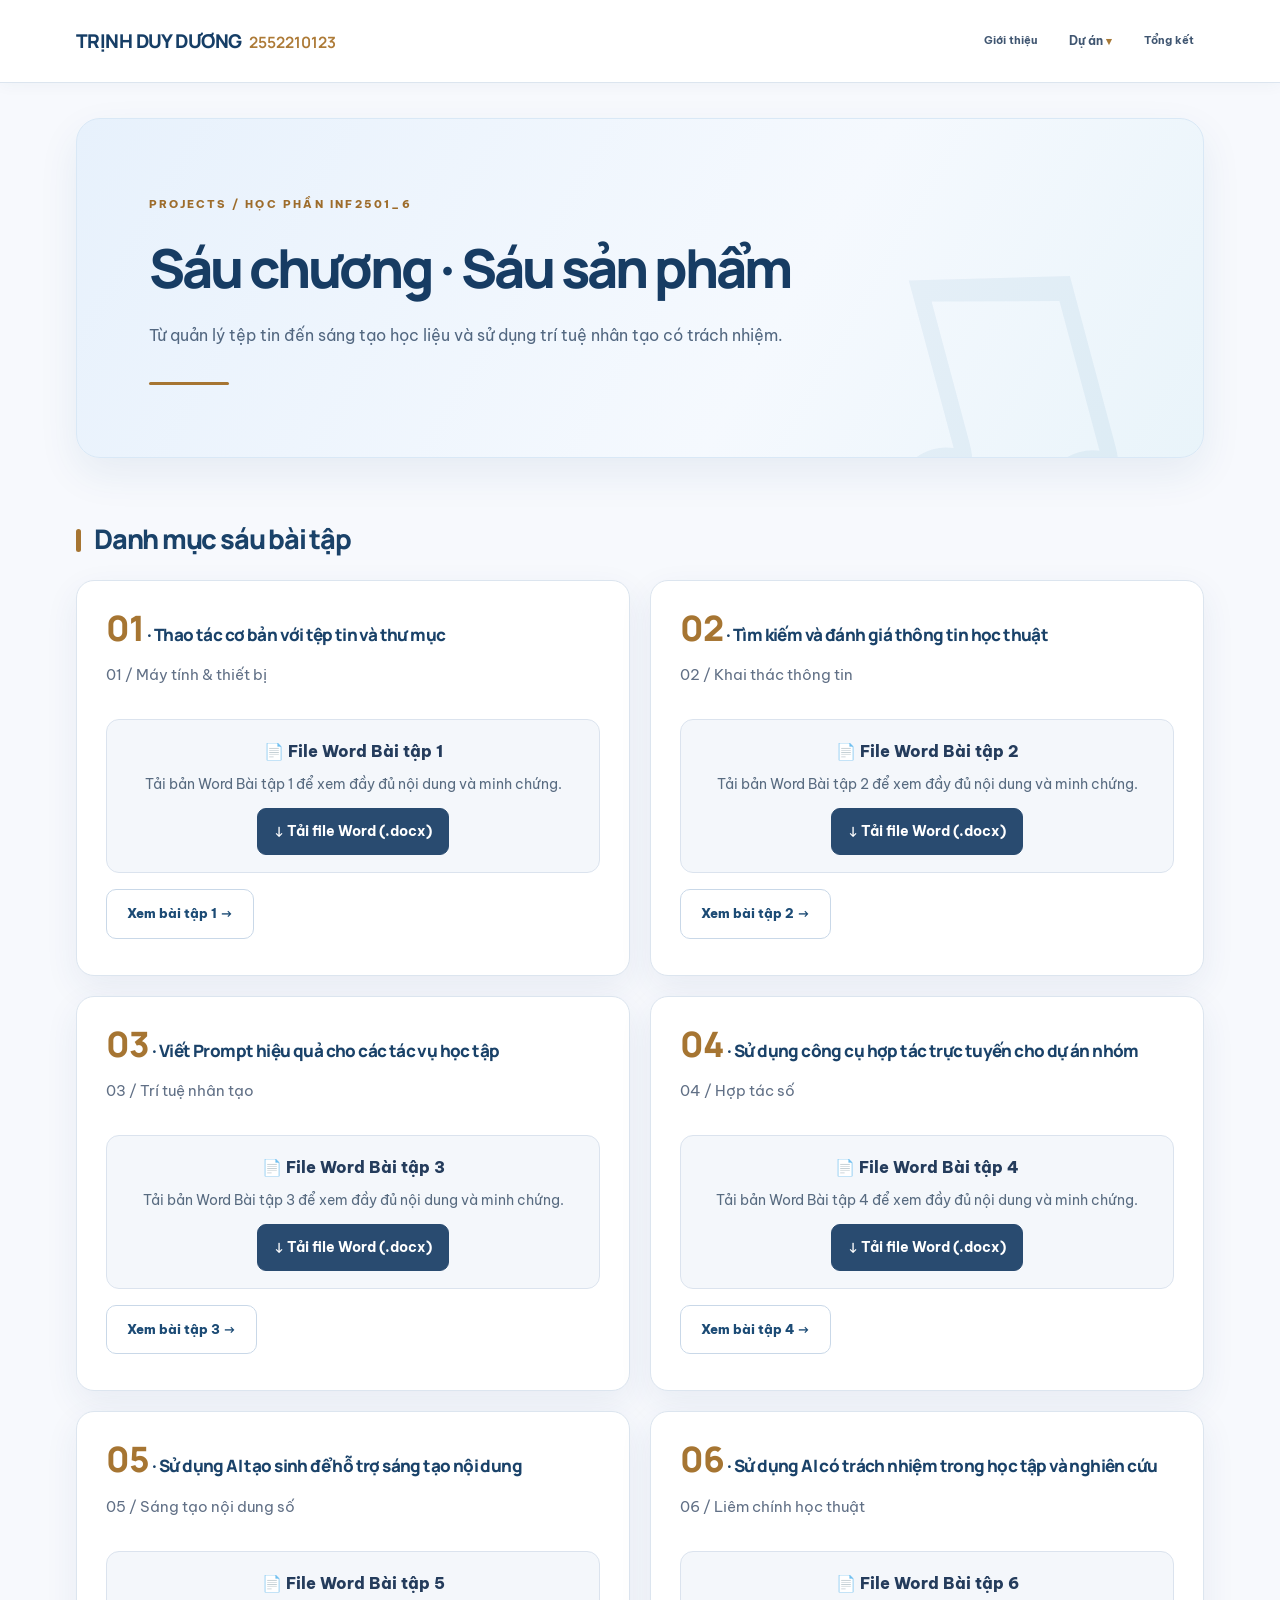
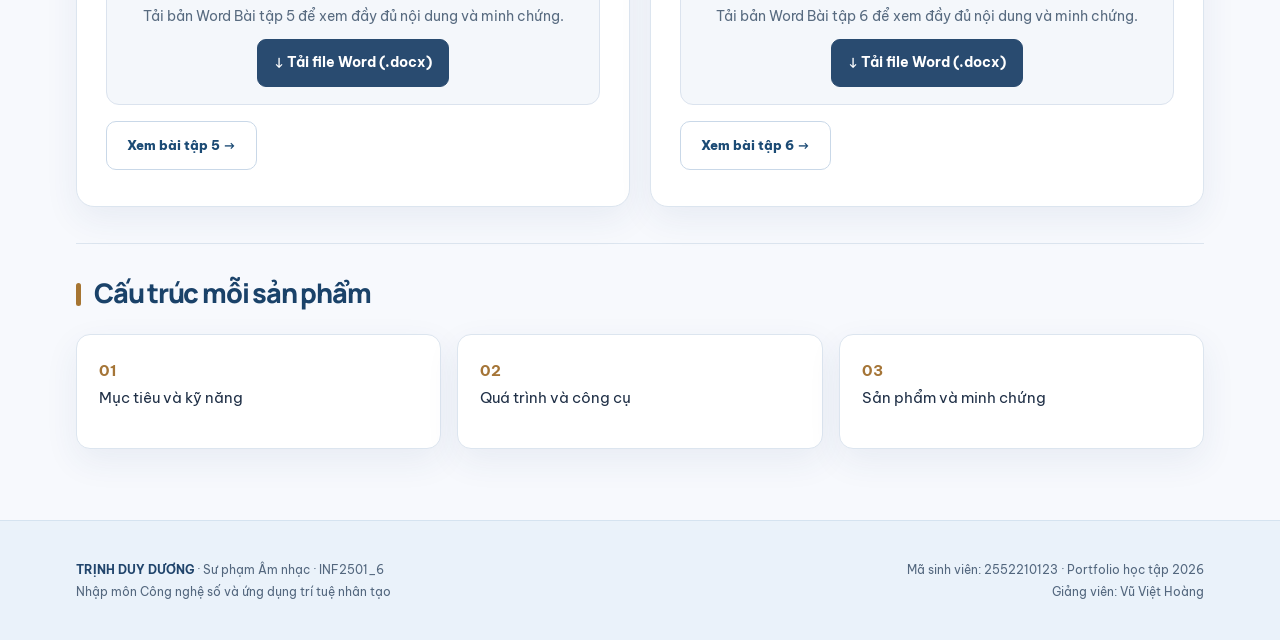
<file: projects.html>
<!DOCTYPE html>

<html lang="vi"><head><meta charset="utf-8"/><meta content="width=device-width, initial-scale=1" name="viewport"/><meta content="Portfolio học phần Công nghệ số và AI – Trịnh Duy Dương" name="description"/><title>Sáu chương · Sáu sản phẩm | Trịnh Duy Dương 2552210123</title><link href="style.css" rel="stylesheet"/><script defer="True" src="assets/evidence.js"></script></head><body><header><div class="wrap nav"><a class="brand" href="index.html">TRỊNH DUY DƯƠNG <span class="brand-id">2552210123</span></a><nav class="links"><a href="index.html">Giới thiệu</a><details class="project-menu"><summary>Dự án</summary><div class="project-submenu"><a class="active" href="projects.html">Tất cả dự án</a><a href="baitap1.html">Bài tập 1</a><a href="baitap2.html">Bài tập 2</a><a href="baitap3.html">Bài tập 3</a><a href="baitap4.html">Bài tập 4</a><a href="baitap5.html">Bài tập 5</a><a href="baitap6.html">Bài tập 6</a></div></details><a href="conclusion.html">Tổng kết</a></nav></div></header><main class="wrap"><div class="hero"><div class="eyebrow">PROJECTS / HỌC PHẦN INF2501_6</div><h1>Sáu chương · Sáu sản phẩm</h1><p class="lead">Từ quản lý tệp tin đến sáng tạo học liệu và sử dụng trí tuệ nhân tạo có trách nhiệm.</p><div class="rule"></div></div><section class="section"><h2>Danh mục sáu bài tập</h2><div class="grid two"><article class="card project-card"><h3><span class="num">01</span> · Thao tác cơ bản với tệp tin và thư mục</h3><p class="muted">01 / Máy tính &amp; thiết bị</p><div class="word-download"><div class="word-download-title">📄 File Word Bài tập 1</div><p>Tải bản Word Bài tập 1 để xem đầy đủ nội dung và minh chứng.</p><a class="word-download-btn" download="Bai_tap_1_Trinh_Duy_Duong.docx" href="tai-file-word/bai-tap-1.docx">↓ Tải file Word (.docx)</a></div><a class="btn" href="baitap1.html">Xem bài tập 1 →</a></article><article class="card project-card"><h3><span class="num">02</span> · Tìm kiếm và đánh giá thông tin học thuật</h3><p class="muted">02 / Khai thác thông tin</p><div class="word-download"><div class="word-download-title">📄 File Word Bài tập 2</div><p>Tải bản Word Bài tập 2 để xem đầy đủ nội dung và minh chứng.</p><a class="word-download-btn" download="Bai_tap_2_Trinh_Duy_Duong.docx" href="tai-file-word/bai-tap-2.docx">↓ Tải file Word (.docx)</a></div><a class="btn" href="baitap2.html">Xem bài tập 2 →</a></article><article class="card project-card"><h3><span class="num">03</span> · Viết Prompt hiệu quả cho các tác vụ học tập</h3><p class="muted">03 / Trí tuệ nhân tạo</p><div class="word-download"><div class="word-download-title">📄 File Word Bài tập 3</div><p>Tải bản Word Bài tập 3 để xem đầy đủ nội dung và minh chứng.</p><a class="word-download-btn" download="Bai_tap_3_Trinh_Duy_Duong.docx" href="tai-file-word/bai-tap-3.docx">↓ Tải file Word (.docx)</a></div><a class="btn" href="baitap3.html">Xem bài tập 3 →</a></article><article class="card project-card"><h3><span class="num">04</span> · Sử dụng công cụ hợp tác trực tuyến cho dự án nhóm</h3><p class="muted">04 / Hợp tác số</p><div class="word-download"><div class="word-download-title">📄 File Word Bài tập 4</div><p>Tải bản Word Bài tập 4 để xem đầy đủ nội dung và minh chứng.</p><a class="word-download-btn" download="Bai_tap_4_Trinh_Duy_Duong.docx" href="tai-file-word/bai-tap-4.docx">↓ Tải file Word (.docx)</a></div><a class="btn" href="baitap4.html">Xem bài tập 4 →</a></article><article class="card project-card"><h3><span class="num">05</span> · Sử dụng AI tạo sinh để hỗ trợ sáng tạo nội dung</h3><p class="muted">05 / Sáng tạo nội dung số</p><div class="word-download"><div class="word-download-title">📄 File Word Bài tập 5</div><p>Tải bản Word Bài tập 5 để xem đầy đủ nội dung và minh chứng.</p><a class="word-download-btn" download="Bai_tap_5_Trinh_Duy_Duong.docx" href="tai-file-word/bai-tap-5.docx">↓ Tải file Word (.docx)</a></div><a class="btn" href="baitap5.html">Xem bài tập 5 →</a></article><article class="card project-card"><h3><span class="num">06</span> · Sử dụng AI có trách nhiệm trong học tập và nghiên cứu</h3><p class="muted">06 / Liêm chính học thuật</p><div class="word-download"><div class="word-download-title">📄 File Word Bài tập 6</div><p>Tải bản Word Bài tập 6 để xem đầy đủ nội dung và minh chứng.</p><a class="word-download-btn" download="Bai_tap_6_Trinh_Duy_Duong.docx" href="tai-file-word/bai-tap-6.docx">↓ Tải file Word (.docx)</a></div><a class="btn" href="baitap6.html">Xem bài tập 6 →</a></article></div></section><section class="section"><h2>Cấu trúc mỗi sản phẩm</h2><div class="flow"><div class="step"><strong>01</strong><p>Mục tiêu và kỹ năng</p></div><div class="step"><strong>02</strong><p>Quá trình và công cụ</p></div><div class="step"><strong>03</strong><p>Sản phẩm và minh chứng</p></div></div></section></main><footer><div class="wrap footer-grid"><div><strong>TRỊNH DUY DƯƠNG</strong> · Sư phạm Âm nhạc · INF2501_6<br/>Nhập môn Công nghệ số và ứng dụng trí tuệ nhân tạo</div><div>Mã sinh viên: 2552210123 · Portfolio học tập 2026<br/>Giảng viên: Vũ Việt Hoàng</div></div></footer></body></html>
</file>
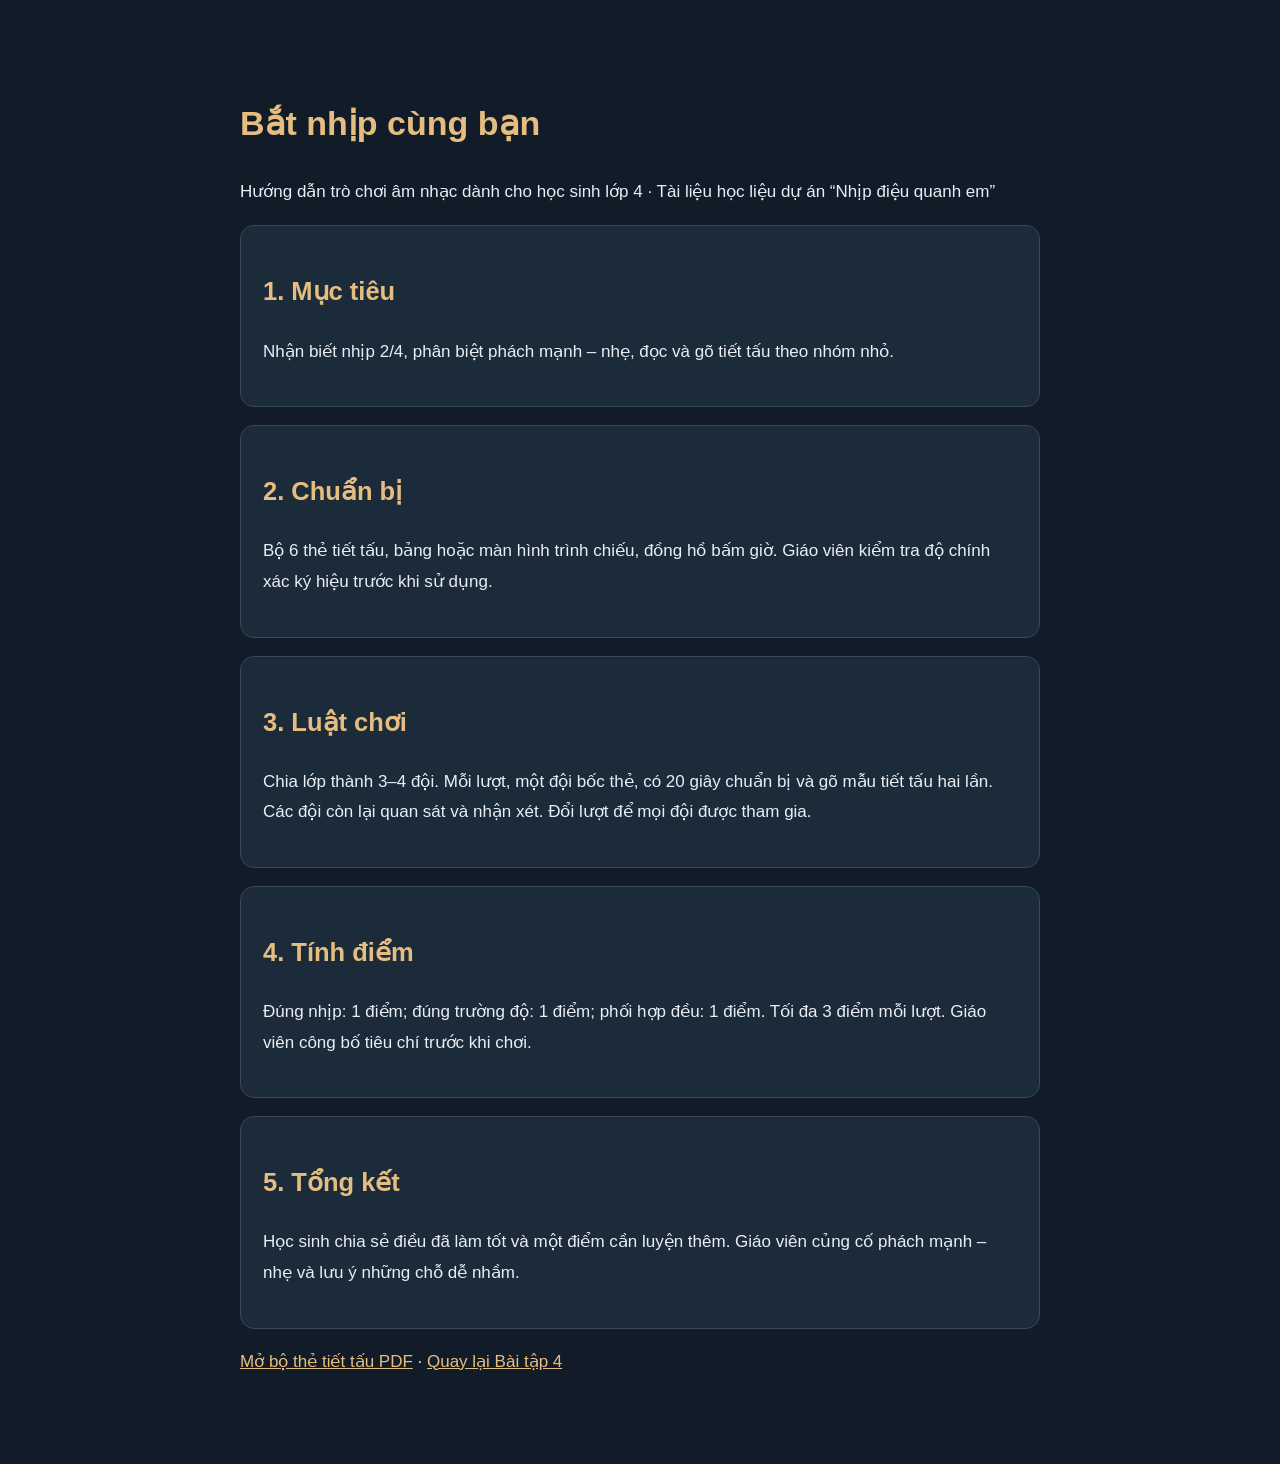
<file: assets/BT4_HuongDanTroChoi.html>
<!doctype html><html lang="vi"><meta charset="utf-8"><meta name="viewport" content="width=device-width,initial-scale=1"><title>Bắt nhịp cùng bạn</title><style>body{background:#111c28;color:#e9eef4;font:17px/1.8 Arial,sans-serif;max-width:800px;margin:50px auto;padding:20px}h1,h2{color:#e6bd80}section{background:#1c2b3a;border:1px solid #37495a;padding:22px;margin:18px 0;border-radius:14px}a{color:#e6bd80}</style><h1>Bắt nhịp cùng bạn</h1><p>Hướng dẫn trò chơi âm nhạc dành cho học sinh lớp 4 · Tài liệu học liệu dự án “Nhịp điệu quanh em”</p><section><h2>1. Mục tiêu</h2><p>Nhận biết nhịp 2/4, phân biệt phách mạnh – nhẹ, đọc và gõ tiết tấu theo nhóm nhỏ.</p></section><section><h2>2. Chuẩn bị</h2><p>Bộ 6 thẻ tiết tấu, bảng hoặc màn hình trình chiếu, đồng hồ bấm giờ. Giáo viên kiểm tra độ chính xác ký hiệu trước khi sử dụng.</p></section><section><h2>3. Luật chơi</h2><p>Chia lớp thành 3–4 đội. Mỗi lượt, một đội bốc thẻ, có 20 giây chuẩn bị và gõ mẫu tiết tấu hai lần. Các đội còn lại quan sát và nhận xét. Đổi lượt để mọi đội được tham gia.</p></section><section><h2>4. Tính điểm</h2><p>Đúng nhịp: 1 điểm; đúng trường độ: 1 điểm; phối hợp đều: 1 điểm. Tối đa 3 điểm mỗi lượt. Giáo viên công bố tiêu chí trước khi chơi.</p></section><section><h2>5. Tổng kết</h2><p>Học sinh chia sẻ điều đã làm tốt và một điểm cần luyện thêm. Giáo viên củng cố phách mạnh – nhẹ và lưu ý những chỗ dễ nhầm.</p></section><p><a href="DUONG_MUSIC_6_The_Tiet_Tau.pdf">Mở bộ thẻ tiết tấu PDF</a> · <a href="../baitap4.html">Quay lại Bài tập 4</a></p></html>
</file>
<file: style.css>
@import url('https://fonts.googleapis.com/css2?family=Be+Vietnam+Pro:wght@400;500;600;700;800&family=Manrope:wght@400;500;600;700;800&display=swap');
:root{--bg:#f7f7f4;--paper:#fff;--ink:#14233b;--sub:#5e6a7b;--navy:#101d32;--navy2:#1b2b44;--gold:#bd8c42;--line:#e3e6e9;--soft:#edf0f2;--radius:18px;--shadow:0 12px 38px rgba(16,29,50,.055)}
*{box-sizing:border-box}html{scroll-behavior:smooth}body{margin:0;background:var(--bg);color:var(--ink);font:15px/1.8 'Be Vietnam Pro','Manrope',Arial,sans-serif;-webkit-font-smoothing:antialiased}a{color:#8b622b;text-underline-offset:3px}a:hover{color:#b17d35}img{max-width:100%}p{margin:0 0 15px}h1,h2,h3{letter-spacing:-.035em}strong,b{font-weight:700}.wrap{max-width:1200px;margin:0 auto;padding:0 36px}
header{background:rgba(255,255,255,.96);border-bottom:1px solid var(--line);position:sticky;top:0;z-index:30;backdrop-filter:blur(20px)}.nav{min-height:82px;display:flex;align-items:center;justify-content:space-between;gap:22px}.brand{font:800 20px/1.2 'Manrope',sans-serif;letter-spacing:-.045em;color:var(--navy);text-decoration:none;white-space:nowrap}.brand::first-letter{color:var(--gold)}.links{display:flex;align-items:center;gap:3px}.links a{display:inline-block;color:#596579;text-decoration:none;padding:9px 13px;border-radius:9px;font-size:12px;font-weight:700;white-space:nowrap;transition:background .2s,color .2s}.links a:hover,.links a.active{color:var(--navy);background:#eef0f2}.links a[href^='baitap']{padding:9px 10px;font-size:11px}.links a[href='projects.html']{margin-right:8px}
main{min-height:72vh;padding-bottom:45px}.hero{position:relative;overflow:hidden;margin:35px 0 32px;padding:76px 72px 72px;border-radius:24px;background:linear-gradient(122deg,#111e32 0%,#192b45 73%,#233a58 100%);color:white;isolation:isolate;box-shadow:0 20px 48px rgba(16,29,50,.14)}.hero:after{content:'♫';position:absolute;right:50px;bottom:-145px;font:400 460px/1 Georgia,serif;color:rgba(255,255,255,.045);transform:rotate(-15deg);z-index:-1}.eyebrow{color:#e4b96e;font-size:11px;font-weight:800;letter-spacing:.2em;text-transform:uppercase}.hero h1{font:800 clamp(35px,4.2vw,59px)/1.19 'Manrope','Be Vietnam Pro',sans-serif;max-width:850px;letter-spacing:-.055em;margin:21px 0 20px}.hero .lead{font-size:16px;line-height:1.9;max-width:720px;color:#d7e1ed;margin:0}.rule{height:3px;width:80px;background:var(--gold);margin:32px 0 0;border-radius:4px}
.section{padding:30px 0 36px;border-bottom:1px solid var(--line)}.section:last-of-type{border-bottom:0}.section h2{color:var(--navy);font:800 27px/1.4 'Manrope','Be Vietnam Pro',sans-serif;margin:0 0 22px;letter-spacing:-.045em}.section h2:before{content:'';display:inline-block;width:5px;height:23px;background:var(--gold);border-radius:6px;margin-right:13px;vertical-align:-3px}.section h3{font:800 17px/1.55 'Manrope','Be Vietnam Pro',sans-serif;margin:0 0 13px;color:var(--navy)}.section>p{max-width:900px;color:#4e5a6a}.grid{display:grid;grid-template-columns:repeat(3,minmax(0,1fr));gap:20px}.grid.two{grid-template-columns:repeat(2,minmax(0,1fr))}.card{background:var(--paper);border:1px solid var(--line);border-radius:var(--radius);padding:28px 29px;box-shadow:var(--shadow);overflow:hidden;min-width:0}.card p,.card li{color:#536071}.card p:last-child{margin-bottom:0}.card .tag{margin:5px 0}.num{font:800 42px/1.1 'Manrope',sans-serif;color:var(--gold);margin-bottom:12px}.tag{display:inline-block;background:#f6eee2;color:#91672f;border:1px solid #e8d6b7;border-radius:7px;padding:4px 10px;font-size:11px;font-weight:700;letter-spacing:.02em}.btn{display:inline-flex;align-items:center;justify-content:center;gap:7px;padding:12px 20px;border:1px solid #cbd3dd;border-radius:10px;color:var(--navy);background:white;text-decoration:none;font-size:13px;font-weight:800;margin:9px 10px 8px 0;transition:transform .2s,box-shadow .2s}.btn:hover{transform:translateY(-2px);box-shadow:var(--shadow);color:var(--navy)}.btn.primary{background:var(--navy);color:white;border-color:var(--navy)}.list{padding-left:22px;margin:0}.list li{padding:5px 0}.notice{background:#fffaf1;border:1px solid #e8d8b8;border-left:4px solid var(--gold);padding:20px 24px;border-radius:10px;color:#554934}.muted{color:var(--sub)!important}.tablewrap{overflow-x:auto;border:1px solid var(--line);border-radius:14px;background:white;box-shadow:var(--shadow)}table{border-collapse:collapse;width:100%;min-width:620px;font-size:13px}th,td{padding:15px 18px;text-align:left;border-bottom:1px solid #e9ebef;vertical-align:top}th{background:#f1f3f5;color:var(--navy);font-size:12px;font-weight:800}tr:nth-child(even){background:#fafbfc}tr:last-child td{border-bottom:0}.figure{width:100%;border-radius:12px;border:1px solid var(--line);object-fit:contain;max-height:480px;background:#f2f4f6}.caption{font-size:12px;color:var(--sub);margin:7px 0 18px}.flow{display:flex;gap:16px;flex-wrap:wrap}.step{flex:1;min-width:180px;padding:22px;background:white;border:1px solid var(--line);border-radius:14px;box-shadow:var(--shadow)}.step strong{color:#a47735}.quote{font:600 20px/1.7 'Be Vietnam Pro',sans-serif;color:#273951;padding:24px 28px;border-left:4px solid var(--gold);background:#f7f4ee;border-radius:0 12px 12px 0}footer{background:var(--navy);color:#c4cfdd;padding:38px 0;font-size:12px;margin-top:35px}.footer-grid{display:flex;justify-content:space-between;gap:25px;flex-wrap:wrap}.footer-grid strong{color:white}.footer-grid>div:last-child{text-align:right}
/* bespoke home and projects */.home-hero{min-height:470px;display:flex;align-items:center}.home-hero h1{max-width:730px}.home-hero .lead{max-width:650px}.home-hero:before{content:'';position:absolute;width:420px;height:420px;right:-190px;top:-190px;border:1px solid rgba(255,255,255,.13);border-radius:50%;box-shadow:0 0 0 50px rgba(255,255,255,.025),0 0 0 100px rgba(255,255,255,.025)}.home-hero .hero-cta{margin-top:26px}.hero-cta .btn{background:#e7b96c;color:#172337;border:0}.section-kicker{font:800 11px/1.5 'Manrope',sans-serif;letter-spacing:.18em;text-transform:uppercase;color:#a1763e;margin-bottom:9px}.project-card{display:flex;flex-direction:column;min-height:270px;position:relative;transition:transform .2s,box-shadow .2s}.project-card:hover{transform:translateY(-4px);box-shadow:0 18px 38px rgba(16,29,50,.10)}.project-card .btn{margin-top:auto;align-self:flex-start}.project-card .num{font-size:35px}.section-head{display:flex;align-items:end;justify-content:space-between;gap:20px}.section-head p{max-width:600px;color:var(--sub)}
@media(max-width:1000px){.wrap{padding:0 22px}.nav{align-items:flex-start;flex-direction:column;padding:14px 0;gap:10px}.links{flex-wrap:wrap}.links a{font-size:11px}.hero{padding:58px 45px}.grid{grid-template-columns:repeat(2,minmax(0,1fr))}}@media(max-width:680px){.wrap{padding:0 16px}.hero{margin:20px 0;padding:48px 26px;border-radius:17px}.hero h1{font-size:33px}.hero .lead{font-size:14px}.grid,.grid.two{grid-template-columns:1fr}.card{padding:23px}.section{padding:22px 0}.section h2{font-size:22px}.footer-grid>div:last-child{text-align:left}.home-hero{min-height:380px}.links a[href^='baitap']{padding:7px}.nav{min-height:unset}}

/* DUONG MUSIC | Calm dark editorial palette — applies to all 9 pages */
:root{--bg:#111a25;--paper:#1c2938;--ink:#e6ebf0;--sub:#aebbc9;--navy:#e7edf4;--navy2:#233549;--gold:#c6a06b;--line:#344455;--soft:#223242;--shadow:0 12px 36px rgba(0,0,0,.12)}
body{background:var(--bg);color:var(--ink)}
header{background:rgba(19,29,41,.96);border-bottom-color:var(--line)}
.brand{color:#edf2f7}.links a{color:#c0cad5}.links a:hover,.links a.active{color:#f2dfbd;background:#2c3b4c}
a{color:#e3ba80}a:hover{color:#f6d4a2}
.hero{background:linear-gradient(125deg,#1b2c3e 0%,#263b50 74%,#2b455a 100%);box-shadow:0 16px 38px rgba(0,0,0,.16)}
.hero .lead{color:#d0dae3}.eyebrow{color:#e3c18c}
.section{border-bottom-color:var(--line)}.section h2,.section h3{color:#e8edf3}.section>p{color:#bdc9d5}
.card,.step{background:var(--paper);border-color:var(--line);box-shadow:var(--shadow)}
.card p,.card li{color:#c1ccd8}.muted{color:#aebbc9!important}.section-kicker{color:#d8b47f}.section-head p{color:#afbdca}
.tag{background:#3b352f;border-color:#65513a;color:#e5c18b}
.btn{background:#243548;border-color:#42566b;color:#e7edf3}.btn:hover{color:#fff;background:#30465d}.btn.primary{background:#b98f57;color:#111a25;border-color:#b98f57}.hero-cta .btn{background:#d1a76d;color:#1a2634}
.notice{background:#2d2b29;border-color:#5c4b36;color:#e3d6c5}
.tablewrap{background:var(--paper);border-color:var(--line)}th{background:#293b4e;color:#e6edf4}th,td{border-bottom-color:#39495b}tr:nth-child(even){background:#202f3f}tr:nth-child(odd){background:#1c2938}
.figure{background:#253545;border-color:var(--line)}.caption,.source-preview figcaption{color:#acbaca!important}
.quote{background:#273442;color:#e0e8ef}.step strong{color:#dbb57d}
footer{background:#0d1520;color:#b5c2d0;border-top:1px solid #2e3d4e}
footer strong{color:#edf2f7}
code{background:#2a394a;color:#e5c18b;padding:2px 5px;border-radius:4px}
input,textarea,select{background:#1c2938;color:#e6ebf0;border-color:#465a6e}
.source-preview img{border-color:#3b4d60!important}

/* Evidence areas display actual screenshots only when user-supplied files exist. */
.evidence-gallery{margin-top:26px}.evidence-gallery h3{margin-bottom:14px}.evidence-slot{min-height:130px;border:1px dashed #7c8a98;border-radius:15px;background:rgba(255,255,255,.025);display:flex;flex-direction:column;justify-content:center;align-items:center;gap:7px;padding:20px;text-align:center}.evidence-slot span{font-weight:700;color:#e6e9ee}.evidence-slot small{color:#9ba9b8}.evidence-slot img{width:100%;height:auto;max-height:370px;object-fit:contain;border-radius:10px}.evidence-gallery .grid{margin-top:14px}

/* Full-length navigation labels, responsive wrapping */
.nav{gap:16px;flex-wrap:wrap;padding-top:13px;padding-bottom:13px}.links{display:flex;flex-wrap:wrap;align-items:center;justify-content:flex-end;gap:4px}.links a{white-space:nowrap;font-size:clamp(11px,.82vw,13px);padding:9px 10px}@media(max-width:1050px){.nav{justify-content:center}.links{justify-content:center}}

/* Bai 5: faithful Word transcription and original embedded QR image */
.bt5-word{max-width:1100px;margin:28px auto 70px}.bt5-sheet{background:#1b2837;border:1px solid #3c5064;border-radius:20px;padding:clamp(20px,4vw,55px);box-shadow:0 20px 55px #0002;color:#e9edf2}.bt5-sheet h1{text-align:center;font-size:clamp(27px,4vw,43px);letter-spacing:.03em;color:#f4f5f8;margin:0 0 12px}.bt5-subtitle{text-align:center;font-weight:700;font-size:clamp(17px,2.5vw,24px);color:#e9c78c;margin:0 0 8px}.bt5-subtitle2{text-align:center;font-size:17px;color:#d9e6f2;margin:0 0 26px}.bt5-sheet h2{color:#e7c08a;border-bottom:1px solid #506175;padding-bottom:10px;margin:34px 0 16px;font-size:clamp(20px,2.4vw,26px)}.bt5-sheet h3{font-size:18px;color:#c5d9f0;margin:22px 0 10px}.bt5-sheet p{line-height:1.85;margin:11px 0;color:#e2e8ef}.bt5-sheet .bt5-bullet{padding-left:26px;position:relative}.bt5-bullet:before{content:'•';position:absolute;left:8px;color:#e7c08a}.bt5-tablewrap{overflow-x:auto;margin:18px 0 26px;border:1px solid #46576b;border-radius:12px}.bt5-tablewrap table{width:100%;border-collapse:collapse;min-width:490px}.bt5-tablewrap th{background:#34495d;color:#fff;font-weight:700}.bt5-tablewrap td,.bt5-tablewrap th{padding:13px 15px;border-bottom:1px solid #46576b;vertical-align:top;line-height:1.55;text-align:left}.bt5-image{text-align:center;margin:22px 0 8px}.bt5-image img{display:block;max-width:260px;width:100%;height:auto;margin:auto;background:white;padding:14px;border-radius:12px}.bt5-caption{text-align:center!important;font-style:italic;color:#bfc9d5!important}.bt5-video-label{text-align:center;font-weight:700;color:#f2d5a5!important}.bt5-sheet a{color:#a9d5ff;overflow-wrap:anywhere}.bt5-video{position:relative;width:100%;aspect-ratio:16/9;overflow:hidden;border-radius:14px;border:1px solid #42576c;background:#0d1722;margin:20px auto 25px}.bt5-video iframe{width:100%;height:100%;border:0;display:block}.bt5-bottom-nav{display:flex;flex-wrap:wrap;gap:12px;margin:26px 0}@media(max-width:650px){.bt5-sheet{padding:18px}.bt5-tablewrap td,.bt5-tablewrap th{padding:9px}.bt5-sheet p{font-size:15px}}


/* Bai 6: original Word content, typography and spacing only */
.bt6-section { max-width: 100%; }
.bt6-section p { line-height: 1.85; margin: 0 0 1.1rem; overflow-wrap: anywhere; white-space: pre-wrap; }
.bt6-section h2 { line-height: 1.4; margin-bottom: 1.3rem; }
.bt6-section h3 { line-height: 1.5; margin-bottom: 1.2rem; }
.bt6-meta, .bt6-intro { line-height: 1.8; }
.bt6-principle { padding: 1rem 1.2rem; border-left: 3px solid #c8a35d; background: rgba(150,170,200,.07); border-radius: 0 10px 10px 0; }
.bt6-step { padding: .55rem 0; }
.bt6-figure { margin: 1.5rem auto; max-width: 750px; text-align: center; }
.bt6-figure img { display: block; width: 100%; height: auto; object-fit: contain; border-radius: 10px; }

/* Navigation: six assignments nested inside the Du an menu */
.links{display:flex;align-items:center;gap:7px;flex-wrap:wrap}
.project-menu{position:relative;display:block}
.project-menu summary{list-style:none;cursor:pointer;user-select:none;color:#c6d0dc;padding:9px 15px;border-radius:9px;font-size:12px;font-weight:700;white-space:nowrap;transition:background .2s}
.project-menu summary::-webkit-details-marker{display:none}
.project-menu summary::after{content:" ▾";font-size:11px;color:#c6a06b}
.project-menu summary:hover,.project-menu[open] summary,.project-menu.current-section summary{background:#293b4e;color:#f1f5f9}
.project-submenu{position:absolute;top:calc(100% + 8px);left:0;min-width:215px;z-index:90;background:#1b2a3b;border:1px solid #43546a;box-shadow:0 15px 32px #0005;border-radius:13px;padding:9px;display:flex;flex-direction:column;gap:3px}
.project-submenu a,.links .project-submenu a[href^='baitap']{display:block;padding:10px 13px;font-size:13px;color:#dce5ef;border-radius:8px;text-decoration:none}
.project-submenu a:hover,.project-submenu a.active{background:#31465d;color:white}
.project-submenu a:first-child{border-bottom:1px solid #42546a;border-radius:0;padding-bottom:12px;margin-bottom:3px;color:#e9c78c}
@media(max-width:680px){.links{width:100%;justify-content:flex-start}.project-submenu{position:absolute;left:0;min-width:210px;max-width:calc(100vw - 32px)}}


/* LIGHT THEME – requested visual-only redesign, 19 Nov 2026 */
:root{--bg:#f7f9fd;--paper:#ffffff;--ink:#203047;--sub:#617086;--navy:#173d65;--navy2:#dfeaf7;--gold:#b98538;--line:#dce5ef;--soft:#edf4fb;--shadow:0 12px 34px rgba(36,72,115,.075)}
html{color-scheme:light}
body{background:var(--bg);color:var(--ink)}
header{background:rgba(255,255,255,.97);border-bottom:1px solid #dce5ef;box-shadow:0 2px 15px rgba(22,58,95,.045)}
.brand{color:#163e66;font-size:clamp(14px,1.5vw,19px);letter-spacing:-.03em;white-space:normal}
.brand::first-letter{color:inherit}.brand-id{font-weight:650;color:#ad7a36;letter-spacing:0;font-size:.82em;margin-left:4px}
.links a{color:#405671}.links a:hover,.links a.active{color:#17476d;background:#e8f1fb}
a{color:#17669b}a:hover{color:#0b4978}
.hero{background:linear-gradient(120deg,#e7f1fc 0%,#f5f9fe 62%,#e9f4fa 100%);color:#183e64;border:1px solid #d9e8f6;box-shadow:0 16px 40px rgba(28,79,124,.08)}
.hero:after{color:rgba(41,104,158,.065)}.hero .lead{color:#526780}.eyebrow{color:#9d6c2b}.hero h1{color:#173c63}.home-hero:before{border-color:rgba(31,91,148,.12);box-shadow:0 0 0 50px rgba(31,91,148,.025),0 0 0 100px rgba(31,91,148,.025)}
.section{border-bottom-color:#dce5ef}.section h2,.section h3{color:#1a4269}.section>p,.section-head p{color:#53677e}
.card,.step{background:#fff;border-color:#dce5ef;box-shadow:var(--shadow)}.card p,.card li{color:#52647b}.muted{color:#617086!important}.section-kicker{color:#a47639}
.tag{background:#fff5e7;border-color:#eed8b5;color:#97692d}
.btn{background:#fff;border-color:#c9d8e8;color:#1c4b75}.btn:hover{background:#eef5fc;color:#16416c}.btn.primary{background:#1e5b8c;border-color:#1e5b8c;color:#fff}.hero-cta .btn{background:#1e5b8c;color:white}
.notice{background:#fffaf0;border-color:#eedcbd;color:#655037}
.tablewrap{background:#fff;border-color:#dce5ef}th{background:#e9f2fa;color:#21496f}th,td{border-bottom-color:#dce5ef}tr:nth-child(even){background:#f5f9fe}tr:nth-child(odd){background:#fff}
.figure{background:#f7fafc;border-color:#dce5ef}.caption,.source-preview figcaption{color:#687a8e!important}
.quote{background:#edf5fc;color:#254b71}.step strong{color:#a57537}
footer{background:#eaf2fa;color:#53677e;border-top:1px solid #d5e3f0}footer strong,.footer-grid strong{color:#21456c}
code{background:#eaf1f9;color:#855b29}input,textarea,select{background:#fff;color:#203047;border-color:#c8d9ea}
.source-preview img{border-color:#d7e4ef!important}
.evidence-slot{border-color:#b8cde1;background:#f7faff}.evidence-slot span{color:#244669}.evidence-slot small{color:#61768b}
.project-menu summary{color:#405671}.project-menu summary::after{color:#a77937}
.project-menu summary:hover,.project-menu[open] summary,.project-menu.current-section summary{background:#e6f0fa;color:#1b4d78}
.project-submenu{background:#fff;border:1px solid #d4e1ef;box-shadow:0 15px 35px rgba(25,67,107,.16)}
.project-submenu a,.links .project-submenu a[href^='baitap']{color:#315372}.project-submenu a:hover,.project-submenu a.active{background:#eaf3fc;color:#154a78}
.project-submenu a:first-child{border-bottom-color:#dce5ef;color:#9b6b30}
.bt5-sheet{background:#fff;border:1px solid #dce5ef;color:#24364b;box-shadow:0 18px 45px rgba(28,70,110,.07)}
.bt6-principle{background:#f0f6fc;border-left-color:#bd924e}
/* Preserve the original screenshot pixels, text, and assignment layout. */
@media(max-width:680px){.brand{font-size:15px}.brand-id{display:inline-block}}

/* Personal profile: original photograph, responsive two-column arrangement */
.profile-card{min-width:0}
.profile-layout{display:grid;grid-template-columns:minmax(145px, 39%) minmax(0,1fr);gap:22px;align-items:start;margin-top:18px}
.profile-photo{width:100%;border-radius:15px;overflow:hidden;background:#edf4fa;border:1px solid #d9e5f0;box-shadow:0 8px 22px rgba(32,67,106,.1)}
.profile-photo img{display:block;width:100%;height:auto;aspect-ratio:2/3;object-fit:cover;object-position:center top}
.profile-details{margin:0;padding-left:20px;min-width:0}
.profile-details li{margin-bottom:10px;overflow-wrap:anywhere;line-height:1.55}
@media(max-width:1150px){.profile-layout{grid-template-columns:1fr;gap:18px}.profile-photo{max-width:270px;margin:auto}.profile-details{padding-left:22px}}
@media(max-width:680px){.profile-layout{grid-template-columns:1fr}.profile-photo{max-width:310px}}


/* CONSISTENT LIGHT THEME — contrast and readability repairs across all pages */
:root{--bg:#f7f9fd;--paper:#fff;--ink:#203047;--sub:#52647b;--navy:#173d65;--gold:#a67532;--line:#dce5ef}
/* Word-derived content: replace legacy dark-only local styles without altering content */
.bt3-head{background:linear-gradient(125deg,#eaf3fd,#fff)!important;border:1px solid #d8e5f2!important;box-shadow:0 10px 30px rgba(30,75,120,.06)!important;color:#203047!important}
.bt3-head .eyebrow{color:#8d642f!important}.bt3-head h1{color:#183f68!important}.bt3-head p{color:#3e5670!important}
.bt3-section{background:#fff!important;border:1px solid #dce5ef!important;color:#25364b!important;box-shadow:0 8px 26px rgba(26,70,110,.035)!important}
.bt3-section h2{color:#174a78!important}.bt3-section h3{color:#285a83!important}
.bt3-section p,.bt3-section li{color:#31455c!important}
.bt3-section .bt3-prompt{background:#edf5fd!important;border-left-color:#5b93c3!important;color:#243a53!important}
.bt3-section th{background:#e7f1fb!important;color:#173e64!important}.bt3-section td{background:#fff!important;color:#2b4159!important}.bt3-section tr:nth-child(even) td{background:#f7faff!important}
.bt3-section th,.bt3-section td{border-color:#d7e3f0!important}
.bt4-word{color:#25364b!important}.bt4-word .bt4-sheet{background:#fff!important;border:1px solid #dce5ef!important;box-shadow:0 15px 45px rgba(27,70,112,.075)!important;color:#25364b!important}
.bt4-word h1{color:#183f68!important}.bt4-word .bt4-sheet>p:nth-child(2){color:#285d88!important}
.bt4-word h2{color:#1d527e!important;border-top-color:#dce5ef!important}.bt4-word h3{color:#2a608a!important}
.bt4-word p,.bt4-word li{color:#30465f!important}.bt4-word .bt4-list:before{color:#b98538!important}
.bt4-word .bt4-tablewrap{border-color:#dce5ef!important}.bt4-word th{background:#e8f2fc!important;color:#21486c!important}.bt4-word td{background:#fff!important;color:#30465f!important}.bt4-word tr:nth-child(even) td{background:#f6faff!important}
.bt4-word th,.bt4-word td{border-color:#dce5ef!important}.bt4-word a{color:#17669b!important}
.bt5-sheet{background:#fff!important;color:#26394f!important;border:1px solid #dce5ef!important}
.bt5-sheet h1{color:#183f68!important}.bt5-subtitle{color:#a67532!important}.bt5-subtitle2{color:#395b79!important}
.bt5-sheet h2{color:#1e527e!important;border-bottom-color:#dce5ef!important}.bt5-sheet h3{color:#2c5e86!important}
.bt5-sheet p,.bt5-sheet li{color:#30465e!important}.bt5-sheet .bt5-caption{color:#52647b!important}.bt5-sheet .bt5-video-label{color:#9c6c2f!important}
.bt5-sheet a{color:#14649a!important}.bt5-sheet .bt5-tablewrap{border-color:#dce5ef!important}
.bt5-sheet th{background:#e8f2fb!important;color:#1e476c!important}.bt5-sheet td{background:#fff!important;color:#2c4158!important;border-color:#dce5ef!important}.bt5-sheet tr:nth-child(even) td{background:#f6faff!important}
.bt5-sheet .bt5-bullet:before{color:#a67532!important}
/* Keep all six assignments readable on white backgrounds */
main{color:var(--ink)}main p,main li{opacity:1}main h1,main h2,main h3{opacity:1}
@media(max-width:700px){.bt3-section,.bt4-word .bt4-sheet,.bt5-sheet{box-shadow:none!important}}

/* Tong ket – giao dien sang, rieng biet, de doc */
.conclusion-hero{padding-bottom:24px}.conclusion-hero h1{max-width:850px}.conclusion-intro{margin:6px 0 28px;padding:16px 20px;border:1px solid #dbe4ee;border-radius:14px;background:#fff;color:#42536d;line-height:1.8}.conclusion-dot{padding:0 7px;color:#b48a47}.conclusion-section{padding-top:32px;padding-bottom:32px}.conclusion-heading{display:flex;align-items:flex-start;gap:16px;margin-bottom:22px}.conclusion-heading h2{margin:0!important;font-size:clamp(1.3rem,2.2vw,1.75rem);line-height:1.4;color:#1e395f!important}.conclusion-number{display:inline-flex;align-items:center;justify-content:center;flex:0 0 49px;height:49px;border-radius:13px;background:#e8f0fb;color:#20456f;font-weight:800;font-size:1.08rem}.conclusion-body{max-width:900px}.conclusion-body p,.conclusion-feature p,.conclusion-skill p,.conclusion-after,.conclusion-section-desc,.conclusion-end p{color:#3f5068!important;line-height:1.85;font-size:1rem}.conclusion-body p{margin:0 0 16px}.conclusion-skill-grid,.conclusion-two-col,.conclusion-project-grid{display:grid;grid-template-columns:repeat(2,minmax(0,1fr));gap:16px}.conclusion-skill,.conclusion-feature,.conclusion-project{background:#fff!important;border:1px solid #dce5ef;border-radius:17px;padding:23px;box-shadow:0 8px 22px rgba(26,53,90,.045)}.conclusion-skill-label,.conclusion-feature-kicker,.conclusion-project-no{font-size:.8rem;letter-spacing:.045em;font-weight:750;color:#9a7034!important;text-transform:uppercase}.conclusion-skill h3,.conclusion-feature h3{margin:10px 0!important;color:#213d63!important;font-size:1.1rem}.conclusion-skill p,.conclusion-feature p{margin:0}.conclusion-after{margin:20px 0 0}.conclusion-feature{border-top:4px solid #c69b57}.conclusion-section-desc{margin:-4px 0 18px}.conclusion-project{text-decoration:none!important;display:flex;flex-direction:column;gap:12px;min-height:164px;transition:transform .2s,border-color .2s,box-shadow .2s}.conclusion-project strong{font-size:1.05rem;color:#203c63!important;line-height:1.5}.conclusion-project-link{margin-top:auto;font-size:.92rem;color:#225d9b!important;font-weight:700}.conclusion-project:hover{transform:translateY(-3px);border-color:#8daed5;box-shadow:0 12px 26px rgba(26,53,90,.1)}.conclusion-back{text-align:right;margin-top:20px}.conclusion-back a{color:#245b96;font-weight:700}.conclusion-end{background:#edf3fa;border:1px solid #d9e4f0;border-radius:17px;padding:24px;margin:12px 0 42px}.conclusion-end strong{font-size:1.15rem;color:#1d3c65}.conclusion-end p{margin:8px 0 0}@media(max-width:700px){.conclusion-skill-grid,.conclusion-two-col,.conclusion-project-grid{grid-template-columns:1fr}.conclusion-heading{gap:12px}.conclusion-number{flex-basis:42px;height:42px}.conclusion-intro{padding:14px}.conclusion-skill,.conclusion-feature,.conclusion-project{padding:18px}}

/* Khung tai Word trong danh muc 6 bai tap */
.project-card {display:flex;flex-direction:column;align-items:flex-start;}
.project-card .word-download {box-sizing:border-box;width:100%;margin:16px 0 16px;padding:17px 14px;background:#f4f7fb;border:1px solid #dbe3ee;border-radius:13px;text-align:center;color:#243c5c;}
.word-download-title {font-weight:750;font-size:1rem;color:#243c5c;}
.word-download p {margin:8px 0 13px;font-size:.87rem;line-height:1.5;color:#586b80;}
.word-download-btn {display:inline-flex;align-items:center;justify-content:center;gap:6px;padding:10px 16px;border-radius:9px;background:#294b70;color:#fff!important;text-decoration:none!important;font-size:.88rem;font-weight:700;border:1px solid #294b70;transition:background .15s ease,transform .15s ease;}
.word-download-btn:hover {background:#1c3654;transform:translateY(-1px);}
.project-card > a.btn {margin-top:auto;}
@media(max-width:640px){.project-card .word-download{padding:14px 10px;}}
</file>
